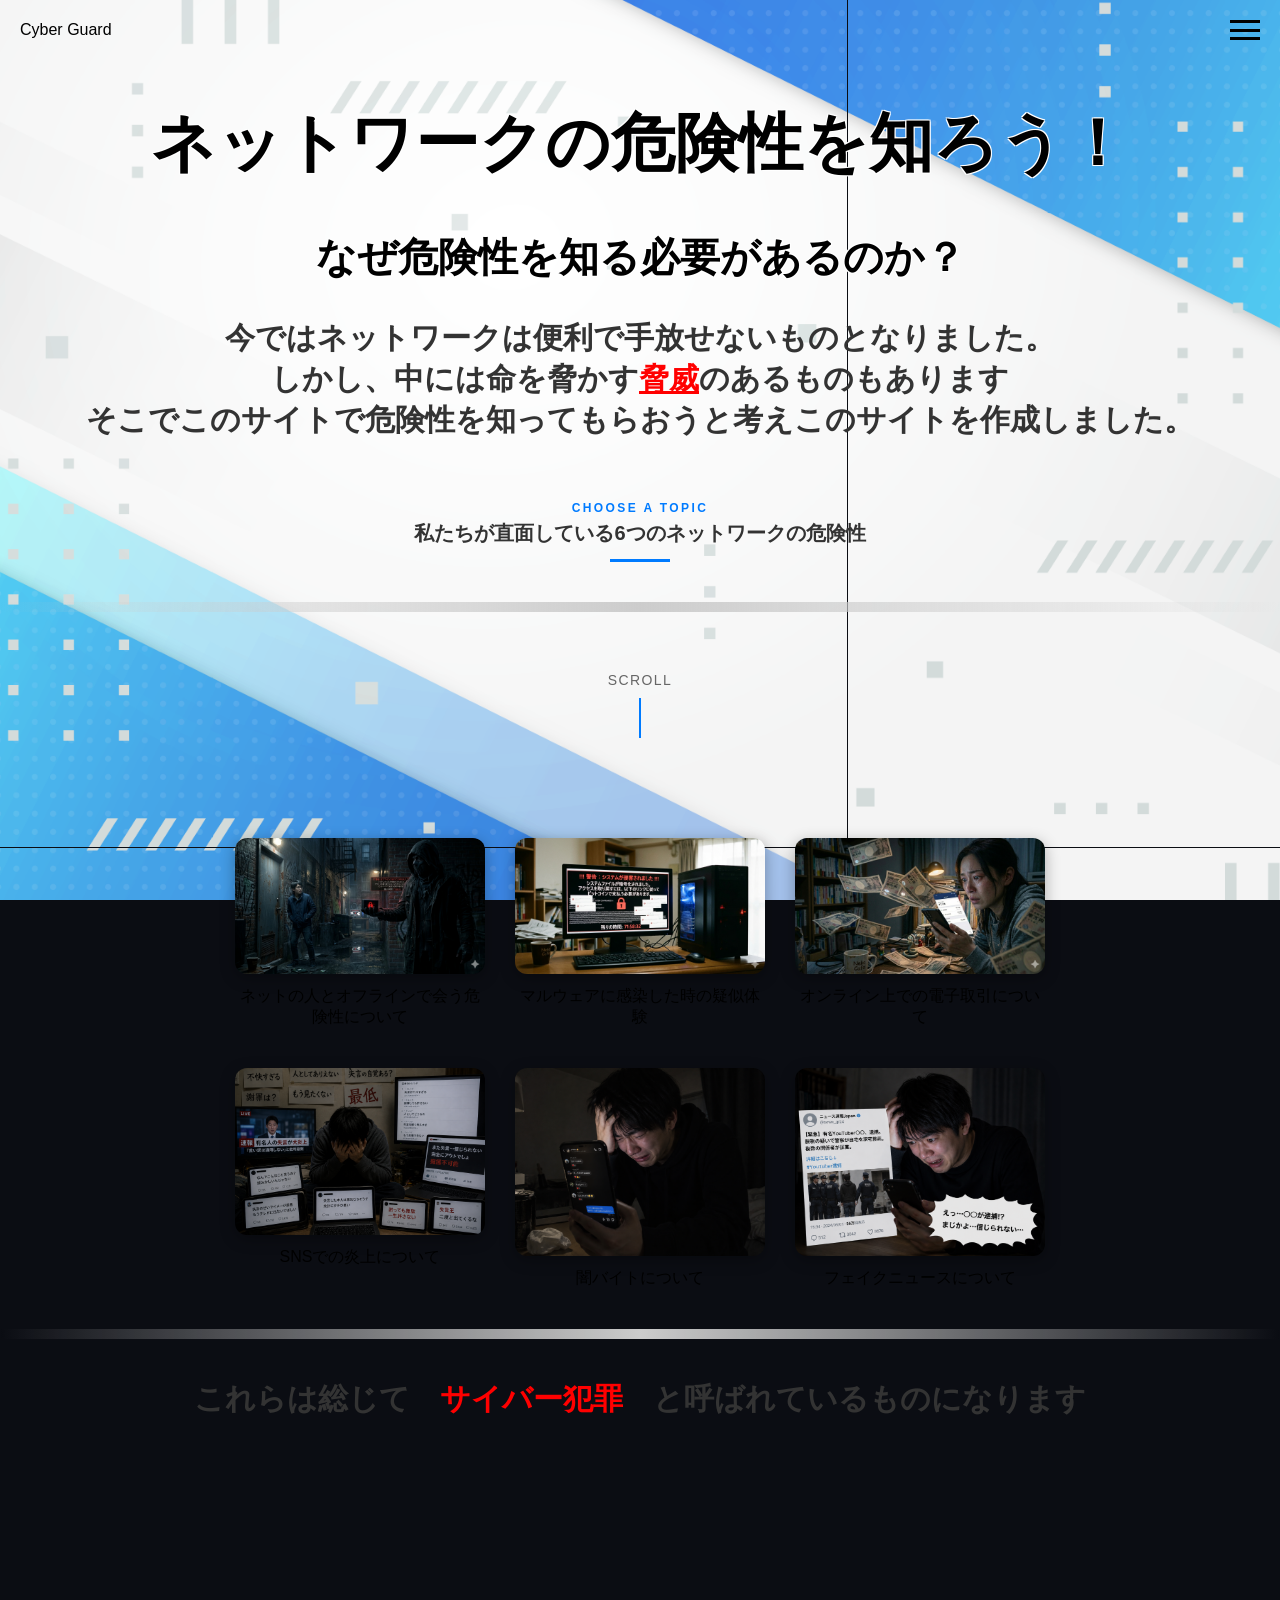
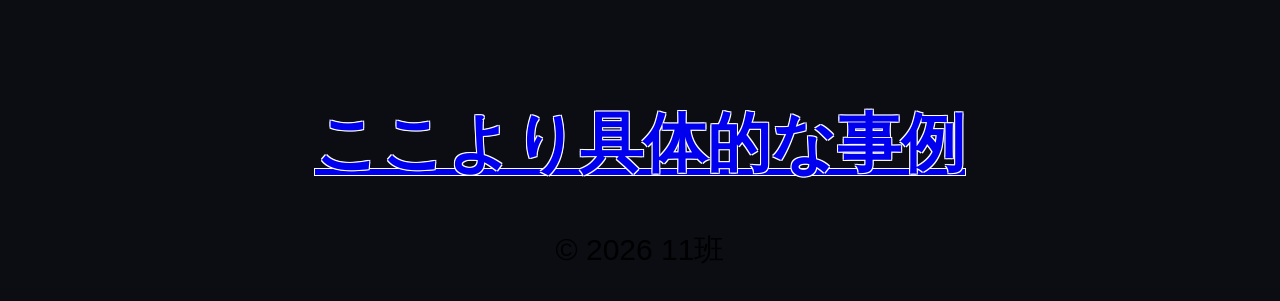
<file: index.html>
<!DOCTYPE html>
<html lang="ja">
<head>
    <meta charset="UTF-8">
    <title>ネットワークの危険性を知ろう！｜11班</title>
    <link rel="stylesheet" href="./CSS/style.css">
</head>
<body>
    
    <div class="content-wrapper">
        <header>
            <div class="logo">Cyber Guard</div>
            <div class="hamburger" id="hamburger">
                <span></span>
                <span></span>
                <span></span>
            </div>
            <nav class="nav-menu" id="nav-menu">
                <ul>
                    <li><a href="#">ホーム</a></li>
                    <li><a href="#">危険性を知ろう</a></li>
                    <li><a href="#">対策</a></li>
                </ul>
            </nav>
        </header>

        <h1>ネットワークの危険性を知ろう！</h1>
        <h2>なぜ危険性を知る必要があるのか？</h2>
        <h3>今ではネットワークは便利で手放せないものとなりました。<br>
           しかし、中には命を脅かす<span style="color:red;text-decoration: underline;">脅威</span>のあるものもあります<br>
           そこでこのサイトで危険性を知ってもらおうと考えこのサイトを作成しました。</h3>

        <div class="section-title-area">
            <p class="en-title">CHOOSE A TOPIC</p>
            <h4 class="ja-title">私たちが直面している6つのネットワークの危険性</h4>
        </div>

        <hr class="gradation-line" id="bg-trigger">

        <div class="scroll-down">
            <span>SCROLL</span>
            <div class="arrow"></div>
        </div>
        
        <ul class="link-list fade-in">
            <li>
                <a href="online-safety-shumilatoe.html" target="_blank" rel="noopener noreferrer">
                    <img src="./image/onlinemeet.png" alt="ネットの人とオフラインで会う危険性">
                    <span>ネットの人とオフラインで会う危険性について</span>
                </a>
            </li>
            <li>
                <a href="mail.html" target="_blank" rel="noopener noreferrer">
                    <img src="./image/malwarePC.png" alt="マルウェアに感染したときの疑似体験">
                    <span>マルウェアに感染した時の疑似体験</span>
                </a>
            </li>
            <li>
                <a href="snstransaction.html" target="_blank" rel="noopener noreferrer">
                    <img src="./image/transaction.png" alt="オンライン上での電子取引について">
                    <span>オンライン上での電子取引について</span>
                </a>
            </li>  
        </ul>
        
        <ul class="link-list fade-in">
            <li>
                <a href="enjyou.html" target="_blank" rel="noopener noreferrer">
                    <img src="./image/backlash.png" alt="SNSでの炎上について">
                    <span>SNSでの炎上について</span>
                </a>
            </li>
            <li>
                <a href="yamibaito.html" target="_blank" rel="noopener noreferrer">
                    <img src="./image/ijime.png" alt="ネット上でのいじめについて">
                    <span>闇バイトについて</span>
                </a>
            </li>
            <li>
                <a href="fakenews.html" target="_blank" rel="noopener noreferrer">
                    <img src="./image/fakenews.png" alt="フェイクニュースについて">
                    <span>フェイクニュースについて</span>
                </a>
            </li>
        </ul>

        <hr class="gradation-line" id="bg-trigger-2">

        <h3 class="link-list fade-in_text">
            これらは総じて<span style="color: red;">サイバー犯罪</span>と呼ばれているものになります
        </h3>

        <div style="height: 200px;"></div>
        <h1><a href="Cyber.html">ここより具体的な事例</a></h1>
        
        <footer>
            <p style="text-align: center;">&copy; 2026 11班</p>
        </footer>
    </div>

    <script>
        const hamburger = document.getElementById('hamburger');
        const navMenu = document.getElementById('nav-menu');
        hamburger.addEventListener('click', () => {
            hamburger.classList.toggle('active');
            navMenu.classList.toggle('active');
        });

        const fadeElements = document.querySelectorAll('.fade-in, .fade-in_text');
        const observer = new IntersectionObserver((entries) => {
            entries.forEach(entry => {
                if (entry.isIntersecting) {
                    entry.target.classList.add('is-active');
                    observer.unobserve(entry.target);
                }
            });
        }, { threshold: 0.2 });
        fadeElements.forEach(el => observer.observe(el));

        const bgTrigger1 = document.getElementById('bg-trigger');
        const bgTrigger2 = document.getElementById('bg-trigger-2');
        
        const bgObserver = new IntersectionObserver((entries) => {
            entries.forEach(entry => {
                const id = entry.target.id;
                const isPastTrigger = !entry.isIntersecting && entry.boundingClientRect.top < entry.rootBounds.top;

                if (id === 'bg-trigger') {
                    if (isPastTrigger) {
                        document.body.classList.add('bg-changed');
                    } else {
                        document.body.classList.remove('bg-changed');
                    }
                } 
                else if (id === 'bg-trigger-2') {
                    if (isPastTrigger) {
                        document.body.classList.add('bg-changed-2');
                    } else {
                        document.body.classList.remove('bg-changed-2');
                    }
                }
            });
        }, {
            rootMargin: "-50% 0px 0px 0px"
        });

        if (bgTrigger1) bgObserver.observe(bgTrigger1);
        if (bgTrigger2) bgObserver.observe(bgTrigger2);
    </script>
</body>
</html>
</file>
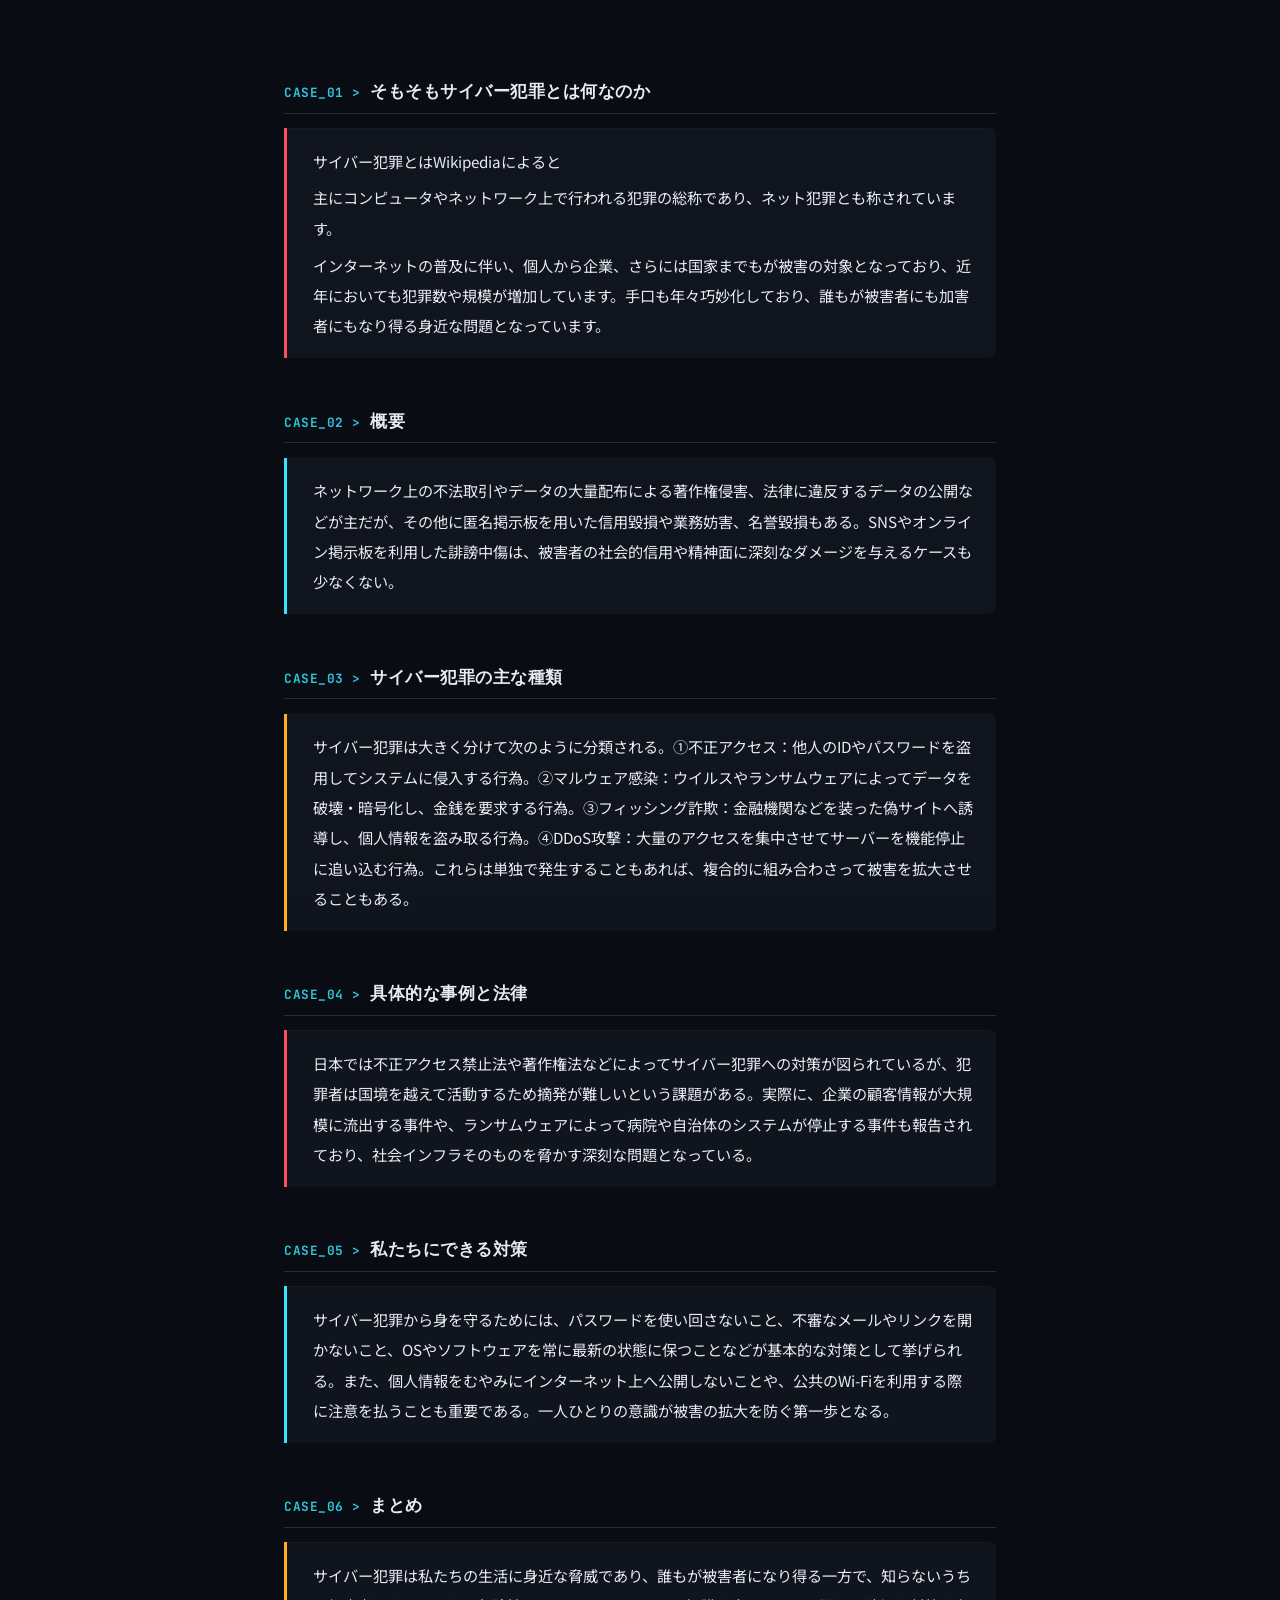
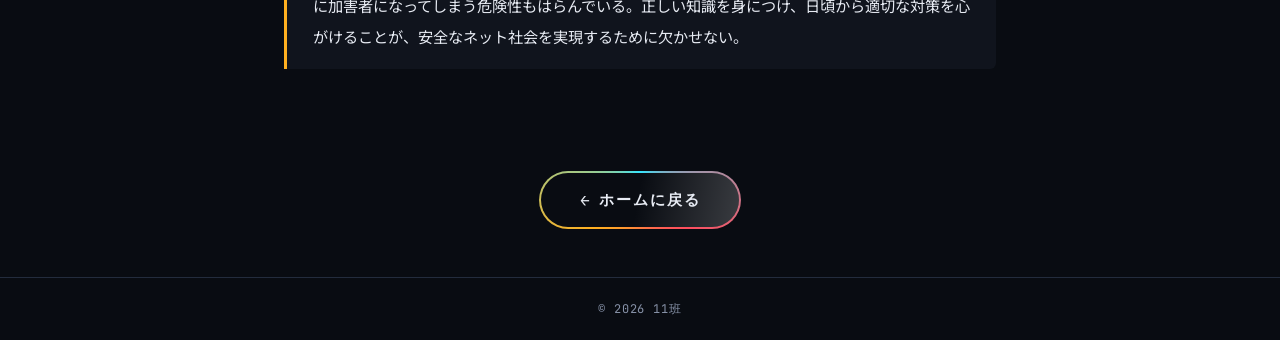
<file: Cyber.html>
<!DOCTYPE html>
<html lang="ja">
<head>
  <meta charset="UTF-8">
  <meta name="viewport" content="width=device-width, initial-scale=1.0">
  <title>サイバー犯罪について</title>
  <link rel="stylesheet" href="CSS/Cyber.css">
</head>
<body>

  <div id="opening-screen">
    <div class="opening-content">
      <h1>サイバー犯罪について</h1>
    </div>
  </div>

  <main>
    <h2>そもそもサイバー犯罪とは何なのか</h2>
    <p>サイバー犯罪とはWikipediaによると<br>
        主にコンピュータやネットワーク上で行われる犯罪の総称であり、ネット犯罪とも称されています。<br>
        インターネットの普及に伴い、個人から企業、さらには国家までもが被害の対象となっており、近年においても犯罪数や規模が増加しています。手口も年々巧妙化しており、誰もが被害者にも加害者にもなり得る身近な問題となっています。</p>

    <h2>概要</h2>
    <p>ネットワーク上の不法取引やデータの大量配布による著作権侵害、法律に違反するデータの公開などが主だが、その他に匿名掲示板を用いた信用毀損や業務妨害、名誉毀損もある。SNSやオンライン掲示板を利用した誹謗中傷は、被害者の社会的信用や精神面に深刻なダメージを与えるケースも少なくない。</p>

    <h2>サイバー犯罪の主な種類</h2>
    <p>サイバー犯罪は大きく分けて次のように分類される。①不正アクセス：他人のIDやパスワードを盗用してシステムに侵入する行為。②マルウェア感染：ウイルスやランサムウェアによってデータを破壊・暗号化し、金銭を要求する行為。③フィッシング詐欺：金融機関などを装った偽サイトへ誘導し、個人情報を盗み取る行為。④DDoS攻撃：大量のアクセスを集中させてサーバーを機能停止に追い込む行為。これらは単独で発生することもあれば、複合的に組み合わさって被害を拡大させることもある。</p>

    <h2>具体的な事例と法律</h2>
    <p>日本では不正アクセス禁止法や著作権法などによってサイバー犯罪への対策が図られているが、犯罪者は国境を越えて活動するため摘発が難しいという課題がある。実際に、企業の顧客情報が大規模に流出する事件や、ランサムウェアによって病院や自治体のシステムが停止する事件も報告されており、社会インフラそのものを脅かす深刻な問題となっている。</p>

    <h2>私たちにできる対策</h2>
    <p>サイバー犯罪から身を守るためには、パスワードを使い回さないこと、不審なメールやリンクを開かないこと、OSやソフトウェアを常に最新の状態に保つことなどが基本的な対策として挙げられる。また、個人情報をむやみにインターネット上へ公開しないことや、公共のWi-Fiを利用する際に注意を払うことも重要である。一人ひとりの意識が被害の拡大を防ぐ第一歩となる。</p>

    <h2>まとめ</h2>
    <p>サイバー犯罪は私たちの生活に身近な脅威であり、誰もが被害者になり得る一方で、知らないうちに加害者になってしまう危険性もはらんでいる。正しい知識を身につけ、日頃から適切な対策を心がけることが、安全なネット社会を実現するために欠かせない。</p>
  </main>

  <div class="back-home">
    <a href="index.html">ホームに戻る</a>
  </div>

  <footer>
      <p>&copy; 2026 11班</p>
  </footer>

  <script>
    window.addEventListener('load', () => {
      const openingScreen = document.getElementById('opening-screen');
      const displayTime = 1500; // 1.5秒表示

      if (sessionStorage.getItem('visited')) {
        openingScreen.style.display = 'none';
      } else {
        setTimeout(() => {
          openingScreen.classList.add('is-hidden');
          sessionStorage.setItem('visited', 'true');
        }, displayTime);
      }
    });
  </script>

</body>
</html>
</file>
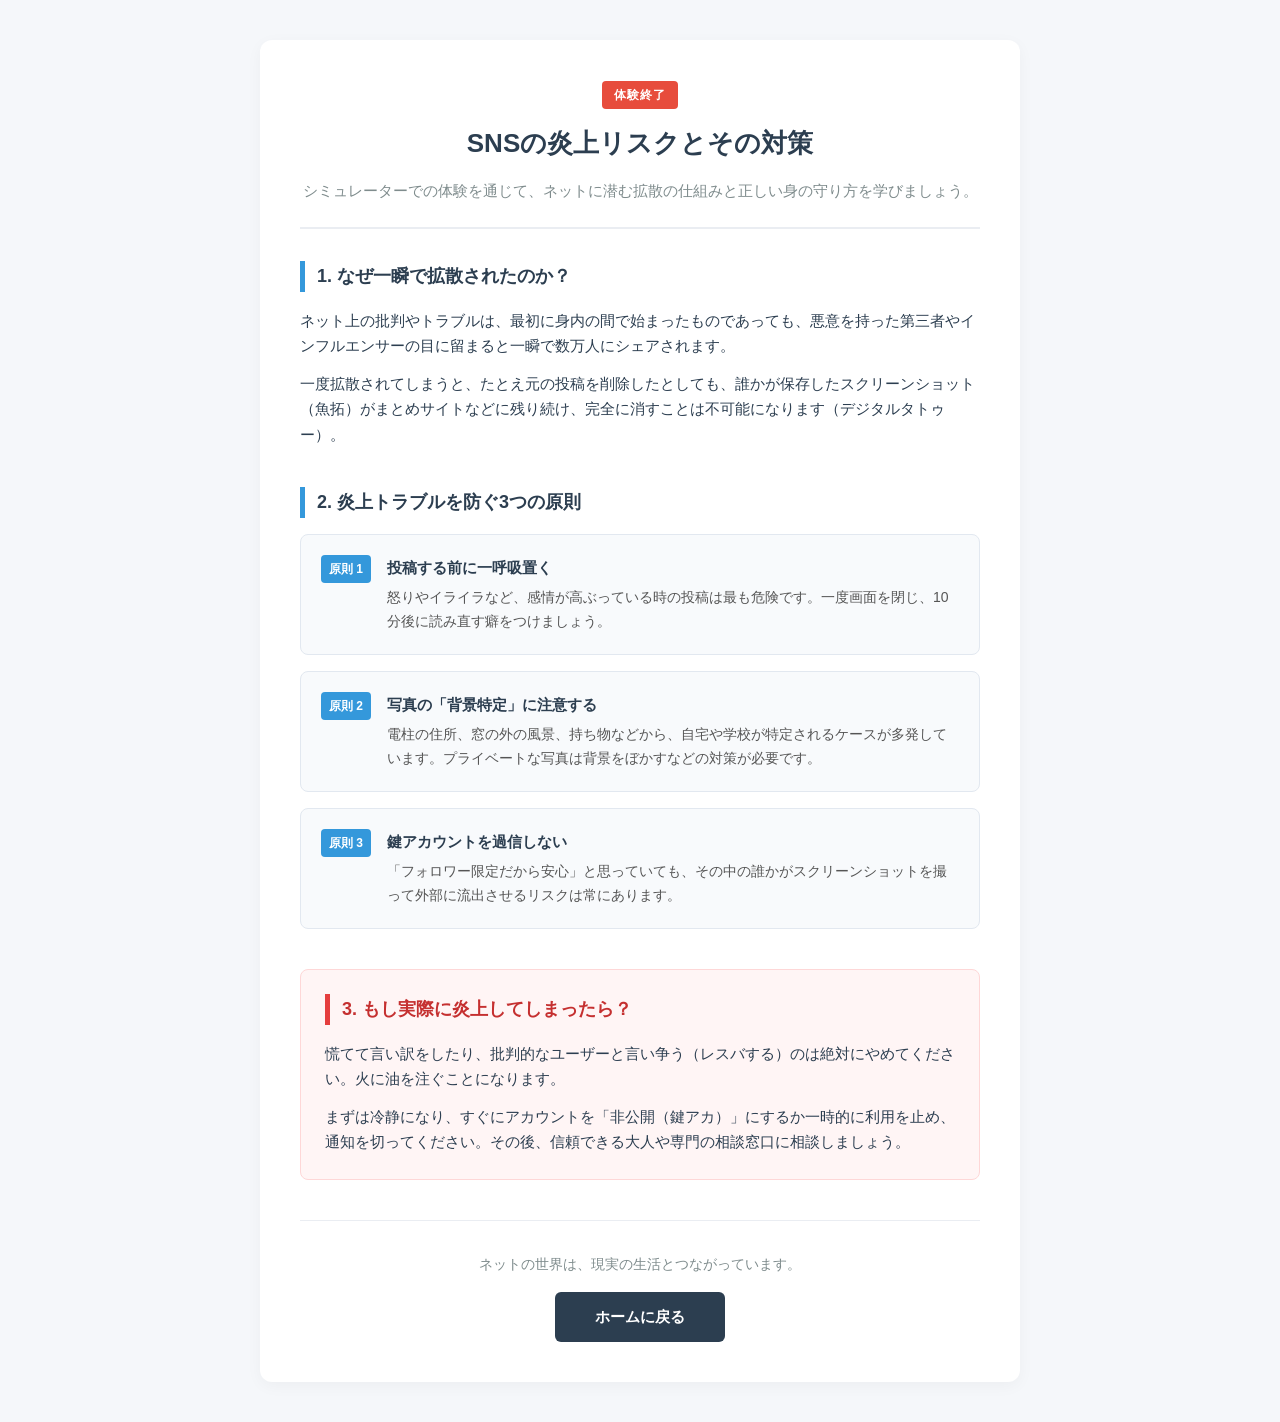
<file: enjyoukaisetu.html>
<!DOCTYPE html>
<html lang="ja">
<head>
    <meta charset="UTF-8">
    <meta name="viewport" content="width=device-width, initial-scale=1.0">
    <title>ネットモラル解説と対策講座</title>
    <link rel="stylesheet" href="./CSS/enjyoukaisetu.css">
</head>
<body>

    <div class="container">
        
        <!-- 上部のヘッダー -->
        <div class="page-header">
            <span class="alert-badge">体験終了</span>
            <h1>SNSの炎上リスクとその対策</h1>
            <p>シミュレーターでの体験を通じて、ネットに潜む拡散の仕組みと正しい身の守り方を学びましょう。</p>
        </div>

        <!-- 1. なぜ炎上したのか？（仕組み） -->
        <div class="content-box">
            <h2>1. なぜ一瞬で拡散されたのか？</h2>
            <p>ネット上の批判やトラブルは、最初に身内の間で始まったものであっても、悪意を持った第三者やインフルエンサーの目に留まると一瞬で数万人にシェアされます。</p>
            <p>一度拡散されてしまうと、たとえ元の投稿を削除したとしても、誰かが保存したスクリーンショット（魚拓）がまとめサイトなどに残り続け、完全に消すことは不可能になります（デジタルタトゥー）。</p>
        </div>

        <!-- 2. 防ぐためのルール（対策） -->
        <div class="content-box">
            <h2>2. 炎上トラブルを防ぐ3つの原則</h2>
            
            <div class="rule-item">
                <span class="rule-number">原則 1</span>
                <div class="rule-text">
                    <h3>投稿する前に一呼吸置く</h3>
                    <p>怒りやイライラなど、感情が高ぶっている時の投稿は最も危険です。一度画面を閉じ、10分後に読み直す癖をつけましょう。</p>
                </div>
            </div>

            <div class="rule-item">
                <span class="rule-number">原則 2</span>
                <div class="rule-text">
                    <h3>写真の「背景特定」に注意する</h3>
                    <p>電柱の住所、窓の外の風景、持ち物などから、自宅や学校が特定されるケースが多発しています。プライベートな写真は背景をぼかすなどの対策が必要です。</p>
                </div>
            </div>

            <div class="rule-item">
                <span class="rule-number">原則 3</span>
                <div class="rule-text">
                    <h3>鍵アカウントを過信しない</h3>
                    <p>「フォロワー限定だから安心」と思っていても、その中の誰かがスクリーンショットを撮って外部に流出させるリスクは常にあります。</p>
                </div>
            </div>
        </div>

        <!-- 3. もし炎上したら（対処） -->
        <div class="content-box warning-box">
            <h2>3. もし実際に炎上してしまったら？</h2>
            <p>慌てて言い訳をしたり、批判的なユーザーと言い争う（レスバする）のは絶対にやめてください。火に油を注ぐことになります。</p>
            <p>まずは冷静になり、すぐにアカウントを「非公開（鍵アカ）」にするか一時的に利用を止め、通知を切ってください。その後、信頼できる大人や専門の相談窓口に相談しましょう。</p>
        </div>

        <!-- 下部のボタンエリア -->
        <div class="page-footer">
            <p>ネットの世界は、現実の生活とつながっています。</p>
            <a href="./index.html" class="btn-retry">ホームに戻る</a>
        </div>

    </div>

</body>
</html>
</file>
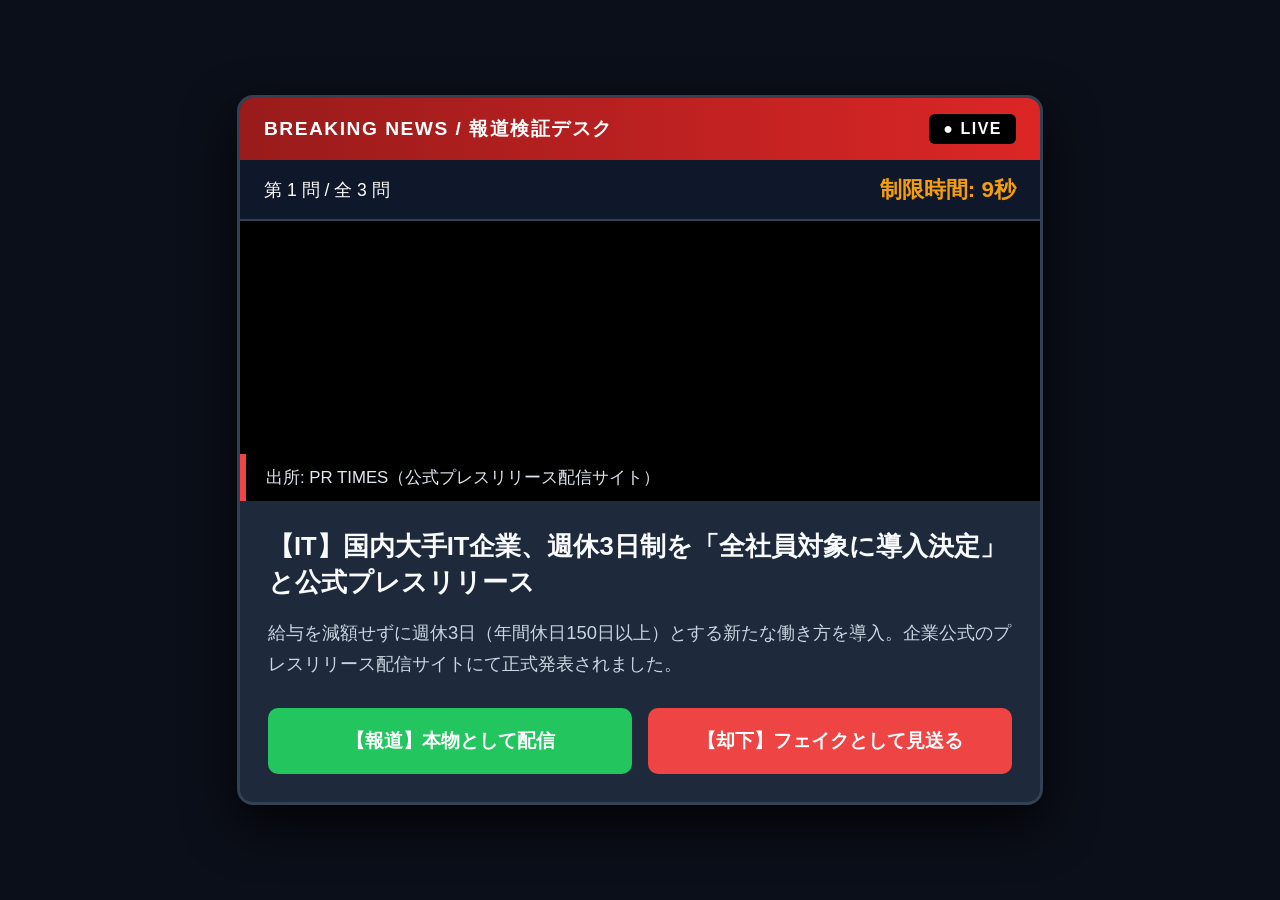
<file: fakenews.html>
<!DOCTYPE html>
<html lang="ja">
<head>
  <meta charset="UTF-8">
  <meta name="viewport" content="width=device-width, initial-scale=1.0">
  <title>緊急報道デスク - 記事ファクトチェック</title>
  <link rel="stylesheet" href="./CSS/fakenews.css">
</head>
<body id="body">

<div class="news-container">
  <div class="news-header">
    <span>BREAKING NEWS / 報道検証デスク</span>
    <span class="badge">● LIVE</span>
  </div>

  <div class="status-bar" id="status-bar">
    <span id="question-number">第 1 問 / 全 3 問</span>
    <span class="timer-display">制限時間: <span id="timer">10</span>秒</span>
  </div>

  <div id="quiz-area">
    <div class="news-media" id="news-media">
      <div class="news-media-overlay" id="media-source">出所: 海外SNS投稿（未検証）</div>
    </div>

    <div class="news-content">
      <h2 class="news-title" id="news-title">読み込み中...</h2>
      <p class="news-body" id="news-body"></p>
    </div>

    <div class="action-buttons" id="button-group">
      <button class="btn btn-real" onclick="checkAnswer(true)">【報道】本物として配信</button>
      <button class="btn btn-fake" onclick="checkAnswer(false)">【却下】フェイクとして見送る</button>
    </div>
  </div>

  <div class="result-box" id="result-box">
    <div class="result-title" id="result-title"></div>
    <div class="result-explain" id="result-explain"></div>
    <button class="btn btn-next" onclick="nextQuestion()">次の速報へ進む ➔</button>
  </div>

  <div class="final-screen" id="final-screen">
    <h2>検証シミュレーション終了</h2>
    <p>あなたの判定精度結果</p>
    <div class="final-score" id="final-score">0 / 3</div>
    <p id="final-comment" style="line-height: 1.6; color: #94a3b8;"></p>
    <button class="btn btn-next" id="final-action-btn" onclick="handleFinalButtonClick()">もう一度リトライする</button>
  </div>
</div>

<script>
  // 問題データプール（全10問）
  const questionPool = [
    {
      title: "【超速報】大谷翔平選手、電撃の「現役引退＆サッカー転向」を公式発表か！？公式AI動画が拡散",
      body: "本日未明、大谷選手が会見で「野球を極めたので次はサッカーで世界を目指す」と語る高画質な動画が拡散。口の動きや声も本人そっくりで、SNSは大騒ぎになっています。",
      source: "出所: X（旧Twitter）上で10万リツイート超",
      bgImage: "https://images.unsplash.com/photo-1508344928928-7165b67de128?w=600",
      isReal: false,
      explain: "<b>【判定：フェイク】</b><br>これはAI（ディープフェイク）で生成された偽動画です。大谷選手級の超ビッグニュースの場合、SNS動画だけでなく球団公式サイトや大手報道機関（NHKや主要紙）が同時に報じているかを必ず確認しましょう。"
    },
    {
      title: "【気象庁発表】大型台風接近に伴い、首都圏の全鉄道が「明日始発から完全終日運休」とSNSで話題",
      body: "明日猛烈な台風が直撃する予報に伴い、運行会社のロゴが入った「全線運休のお知らせ」画像が拡散。不安に思ったユーザーが一斉にリポストしています。",
      source: "出所: ニュースまとめアカウントの投稿",
      bgImage: "https://images.unsplash.com/photo-1516834474-48c0abc2a902?w=600",
      isReal: false,
      explain: "<b>【判定：フェイク】</b><br>過去の台風時の画像が再利用された「デマ情報」でした。交通インフラの運休情報は、まとめアカウントではなく必ず<b>「各鉄道会社の公式Webサイト・公式X」</b>を直接確認してください。"
    },
    {
      title: "【科学】月面で「未知の巨大建造物」を発見？NASAが写真を一般公開",
      body: "NASAの月周回衛星が撮影した高解像度画像に、人工物のような鋭角な構造物が写っていると話題に。世界中の天文ファンが解析を開始しています。",
      source: "出所: NASA（アメリカ航空宇宙局）公式データベース",
      bgImage: "https://images.unsplash.com/photo-1614728894747-a83421e2b9c9?w=600",
      isReal: true,
      explain: "<b>【判定：本物（実在のニュース）】</b><br>これは公式データベースで公開された実際の写真です（後に岩石と影の錯覚と判明）。「怪しい」と思っても、出所がNASAなど信頼できる一次機関であればニュース価値があると判定できます。"
    },
    {
      title: "【緊急速報】有名通信キャリアで大規模障害「今日から1週間データ通信が完全停止」と文書画像が流出",
      body: "「社内リーク」と称された文書のキャプチャ画像が投稿され拡散。復旧には1週間以上かかる見込みと記載されていますが、公式サイトに障害報告はありません。",
      source: "出所: 匿名掲示板およびSNS",
      bgImage: "https://images.unsplash.com/photo-1563986768609-322da13575f3?w=600",
      isReal: false,
      explain: "<b>【判定：フェイク】</b><br>社内文書を模した偽画像です。「完全停止」といった極端な内容や不安を煽る文章は拡散されやすいですが、一次情報（通信会社の公式障害情報ページ）に出ていない場合は偽情報と判断できます。"
    },
    {
      title: "【IT】国内大手IT企業、週休3日制を「全社員対象に導入決定」と公式プレスリリース",
      body: "給与を減額せずに週休3日（年間休日150日以上）とする新たな働き方を導入。企業公式のプレスリリース配信サイトにて正式発表されました。",
      source: "出所: PR TIMES（公式プレスリリース配信サイト）",
      bgImage: "https://images.unsplash.com/photo-1497215728101-856f4ea42174?w=600",
      isReal: true,
      explain: "<b>【判定：本物（実在のニュース）】</b><br>公式のプレスリリース配信サービスから発表された正式なニュースです。「うますぎる話」に見えても、公式な発表ルートで確認が取れれば正しい情報です。"
    },
    {
      title: "【グルメデマ】人気ドーナツチェーンで「店頭で特定合言葉を言うと無料」TikTok動画が300万再生",
      body: "TikTokで「裏技！レジで『〇〇』と言うと好きなドーナツがタダになる」という動画が大バズり。実際に店舗に押し寄せる若者が相次ぎ、現場が大混乱しています。",
      source: "出所: 料理系インフルエンサーのTikTok動画",
      bgImage: "https://images.unsplash.com/photo-1551024709-8f23befc6f87?w=600",
      isReal: false,
      explain: "<b>【判定：フェイク】</b><br>再生数（インプレッション）稼ぎ目的で作られた完全な嘘動画です。SNS動画の「裏技」「お得情報」は、店舗やブランドの公式発表でない限り信じてはいけません。"
    },
    {
      title: "【災害デマ】「地震で動物園からライオンが脱走した」街中を歩くライオンの画像が拡散",
      body: "大きな地震の直後、路上を徘徊するライオンの写真とともに「近所の動物園から逃げ出した模様。外出危険！」という投稿が拡散されパニックに。",
      source: "出所: 個人SNSアカウントの投稿",
      bgImage: "https://images.unsplash.com/photo-1534188753412-3e26d0d618d6?w=600",
      isReal: false,
      explain: "<b>【判定：フェイク】</b><br>海外で撮影された昔の写真やAI画像を悪用した悪質な「災害デマ」です。災害時は善意や驚きから未確認情報を拡散しがちですが、警察や自治体・公式報道の発表を待つのが鉄則です。"
    },
    {
      title: "【社会】大手コーヒーチェーン、すべてのプラスチック容器・ストローを「完全廃止」と公式発表",
      body: "環境保護の取り組みとして、テイクアウト用カップやフタも含めたすべてのプラスチック製品を紙およびバイオマス素材へ移行することを企業が公式発表しました。",
      source: "出所: 大手新聞社の公式Webニュース",
      bgImage: "https://images.unsplash.com/photo-1514432324607-a09d9b4aefdd?w=600",
      isReal: true,
      explain: "<b>【判定：本物（実在のニュース）】</b><br>大手新聞社などの報道機関が裏取りを行って配信している一次報道です。公式な報道機関が扱っている情報は信用度が高くなります。"
    },
    {
      title: "【注意】「マイナポイントの追加付与開始」メールが届き、専用URLへ誘導する事例が急増",
      body: "「国からの重要なお知らせ：マイナポイント第3弾として15,000円分を給付します」という本文と、申請用リンクが記載されたSMSやメールが届く報告が相次いでいます。",
      source: "出所: スマートフォンのショートメッセージ（SMS）",
      bgImage: "https://images.unsplash.com/photo-1563986768494-4dee2763ff3f?w=600",
      isReal: false,
      explain: "<b>【判定：フェイク（フィッシング詐欺）】</b><br>政府機関や自治体がSMSで申請用URLを直接送りつけることはありません。お金やポイント還元を口実にした偽サイト（フィッシング）ですので、絶対にリンクを開いてはいけません。"
    },
    {
      title: "【テクノロジー】「本物の肉」を使わず細胞培養で作った「人工鶏肉」がレストランで提供承認",
      body: "海外の食品安全当局が、動物を屠殺せずに細胞から育てる「培養肉」の販売を正式許可。限定レストランで実際にメニューとして提供が開始されたと報じられました。",
      source: "出所: 海外大手通信社（AP通信・ロイター）の報道",
      bgImage: "https://images.unsplash.com/photo-1544025162-d76694265947?w=600",
      isReal: true,
      explain: "<b>【判定：本物（実在のニュース）】</b><br>一見SFのように思える驚くべき技術ニュースですが、各国の食品安全当局の認可を受けた実際の事実です。「ありえない」と直感で捨てずに、海外の信頼できる通信社（ロイターやAP等）の情報か確認することが重要です。"
    }
  ];

  let questions = [];
  let currentIdx = 0;
  let score = 0;
  let timeLeft = 10;
  let timerId = null;

  // ゲームのプレイ回数をカウント（初期値：0）
  let playCount = 0;

  function shuffleArray(array) {
    const clone = [...array];
    for (let i = clone.length - 1; i > 0; i--) {
      const j = Math.floor(Math.random() * (i + 1));
      [clone[i], clone[j]] = [clone[j], clone[i]];
    }
    return clone;
  }

  function initGame() {
    // ゲーム開始ごとにカウントを+1する
    playCount++;

    const shuffled = shuffleArray(questionPool);
    questions = shuffled.slice(0, 3);
    
    currentIdx = 0;
    score = 0;
    
    document.getElementById('quiz-area').style.display = 'block';
    document.getElementById('result-box').style.display = 'none';
    document.getElementById('final-screen').style.display = 'none';
    document.getElementById('status-bar').style.display = 'flex';

    loadQuestion();
  }

  const audioCtx = new (window.AudioContext || window.webkitAudioContext)();
  function playSound(freq, type = 'sine', duration = 0.1) {
    try {
      const osc = audioCtx.createOscillator();
      const gain = audioCtx.createGain();
      osc.type = type;
      osc.frequency.value = freq;
      osc.connect(gain);
      gain.connect(audioCtx.destination);
      osc.start();
      gain.gain.exponentialRampToValueAtTime(0.00001, audioCtx.currentTime + duration);
      osc.stop(audioCtx.currentTime + duration);
    } catch(e) {}
  }

  function loadQuestion() {
    document.getElementById('body').classList.add('emergency-flash');
    document.getElementById('quiz-area').style.display = 'block';
    document.getElementById('result-box').style.display = 'none';
    
    const q = questions[currentIdx];
    document.getElementById('question-number').innerText = `第 ${currentIdx + 1} 問 / 全 ${questions.length} 問`;
    document.getElementById('news-title').innerText = q.title;
    document.getElementById('news-body').innerText = q.body;
    document.getElementById('media-source').innerText = q.source;
    document.getElementById('news-media').style.backgroundImage = `url('${q.bgImage}')`;

    playSound(880, 'square', 0.15);
    setTimeout(() => playSound(880, 'square', 0.15), 200);

    timeLeft = 10;
    document.getElementById('timer').innerText = timeLeft;
    clearInterval(timerId);
    timerId = setInterval(() => {
      timeLeft--;
      document.getElementById('timer').innerText = timeLeft;
      if (timeLeft <= 3) {
        playSound(440, 'sine', 0.05);
      }
      if (timeLeft <= 0) {
        clearInterval(timerId);
        checkAnswer(null);
      }
    }, 1000);
  }

  function checkAnswer(userChoice) {
    clearInterval(timerId);
    document.getElementById('body').classList.remove('emergency-flash');
    document.getElementById('quiz-area').style.display = 'none';
    
    const resultBox = document.getElementById('result-box');
    const resultTitle = document.getElementById('result-title');
    const resultExplain = document.getElementById('result-explain');
    
    resultBox.style.display = 'block';
    const q = questions[currentIdx];

    if (userChoice === null) {
      playSound(150, 'sawtooth', 0.4);
      resultTitle.innerText = "⏰ タイムアップ！判断遅れ";
      resultTitle.style.color = "var(--warning-yellow)";
      resultExplain.innerHTML = `速報の波に飲まれてしまいました。<br>${q.explain}`;
    } else if (userChoice === q.isReal) {
      playSound(523.25, 'sine', 0.3);
      score++;
      resultTitle.innerText = "⭕️ 見事！正しいファクトチェックです";
      resultTitle.style.color = "var(--accent-green)";
      resultExplain.innerHTML = q.explain;
    } else {
      playSound(150, 'sawtooth', 0.4);
      resultTitle.innerText = "❌ 誤報！デマを拡散してしまいました";
      resultTitle.style.color = "var(--accent-red)";
      resultExplain.innerHTML = q.explain;
    }
  }

  function nextQuestion() {
    currentIdx++;
    if (currentIdx < questions.length) {
      loadQuestion();
    } else {
      showFinalScreen();
    }
  }

  // 結果画面のボタンが押された時の処理
  function handleFinalButtonClick() {
    if (playCount >= 2) {
      // 2回目が終了している状態なら外部サイトを開く
      window.open('https://www.soumu.go.jp/main_sosiki/cybersecurity/fake_news/', '_blank');
    } else {
      // 1回目の終了ならそのまま2回目のゲームを開始
      initGame();
    }
  }

  function showFinalScreen() {
    document.getElementById('quiz-area').style.display = 'none';
    document.getElementById('result-box').style.display = 'none';
    document.getElementById('status-bar').style.display = 'none';
    
    const finalScreen = document.getElementById('final-screen');
    finalScreen.style.display = 'block';
    
    document.getElementById('final-score').innerText = `${score} / ${questions.length}`;
    
    const comment = document.getElementById('final-comment');
    if (score === 3) {
      comment.innerHTML = "<b>完璧なジャーナリスト級のリテラシーです！</b><br>あなたはAI動画やSNSの拡散力に惑わされず、一次情報を冷静に見極める力を持っています。";
    } else if (score >= 1) {
      comment.innerHTML = "<b>あと一歩！</b><br>現代のフェイクニュースはAI技術などで精巧になっています。「有名人の発言」「緊急ニュース」ほど一歩立ち止まる習慣をつけましょう。";
    } else {
      comment.innerHTML = "<b>危険度「高」です！</b><br>焦りや驚きから、うっかりフェイクニュースを加害者として拡散してしまうリスクがあります。情報の出所（一次情報）を確認する癖をつけましょう！";
    }

    // ボタンの文字と色をプレイ回数（playCount）に応じて変更
    const finalBtn = document.getElementById('final-action-btn');
    if (playCount >= 2) {
      finalBtn.innerText = "フェイクニュースを広めたことによる影響を知る 🔗";
      finalBtn.style.backgroundColor = "#dc2626"; // 赤色に変更
    } else {
      finalBtn.innerText = "もう一度リトライする";
      finalBtn.style.backgroundColor = "#3b82f6"; // 青色
    }
  }

  // 最初の1回目のゲーム開始
  window.onload = initGame;
</script>

</body>
</html>
</file>
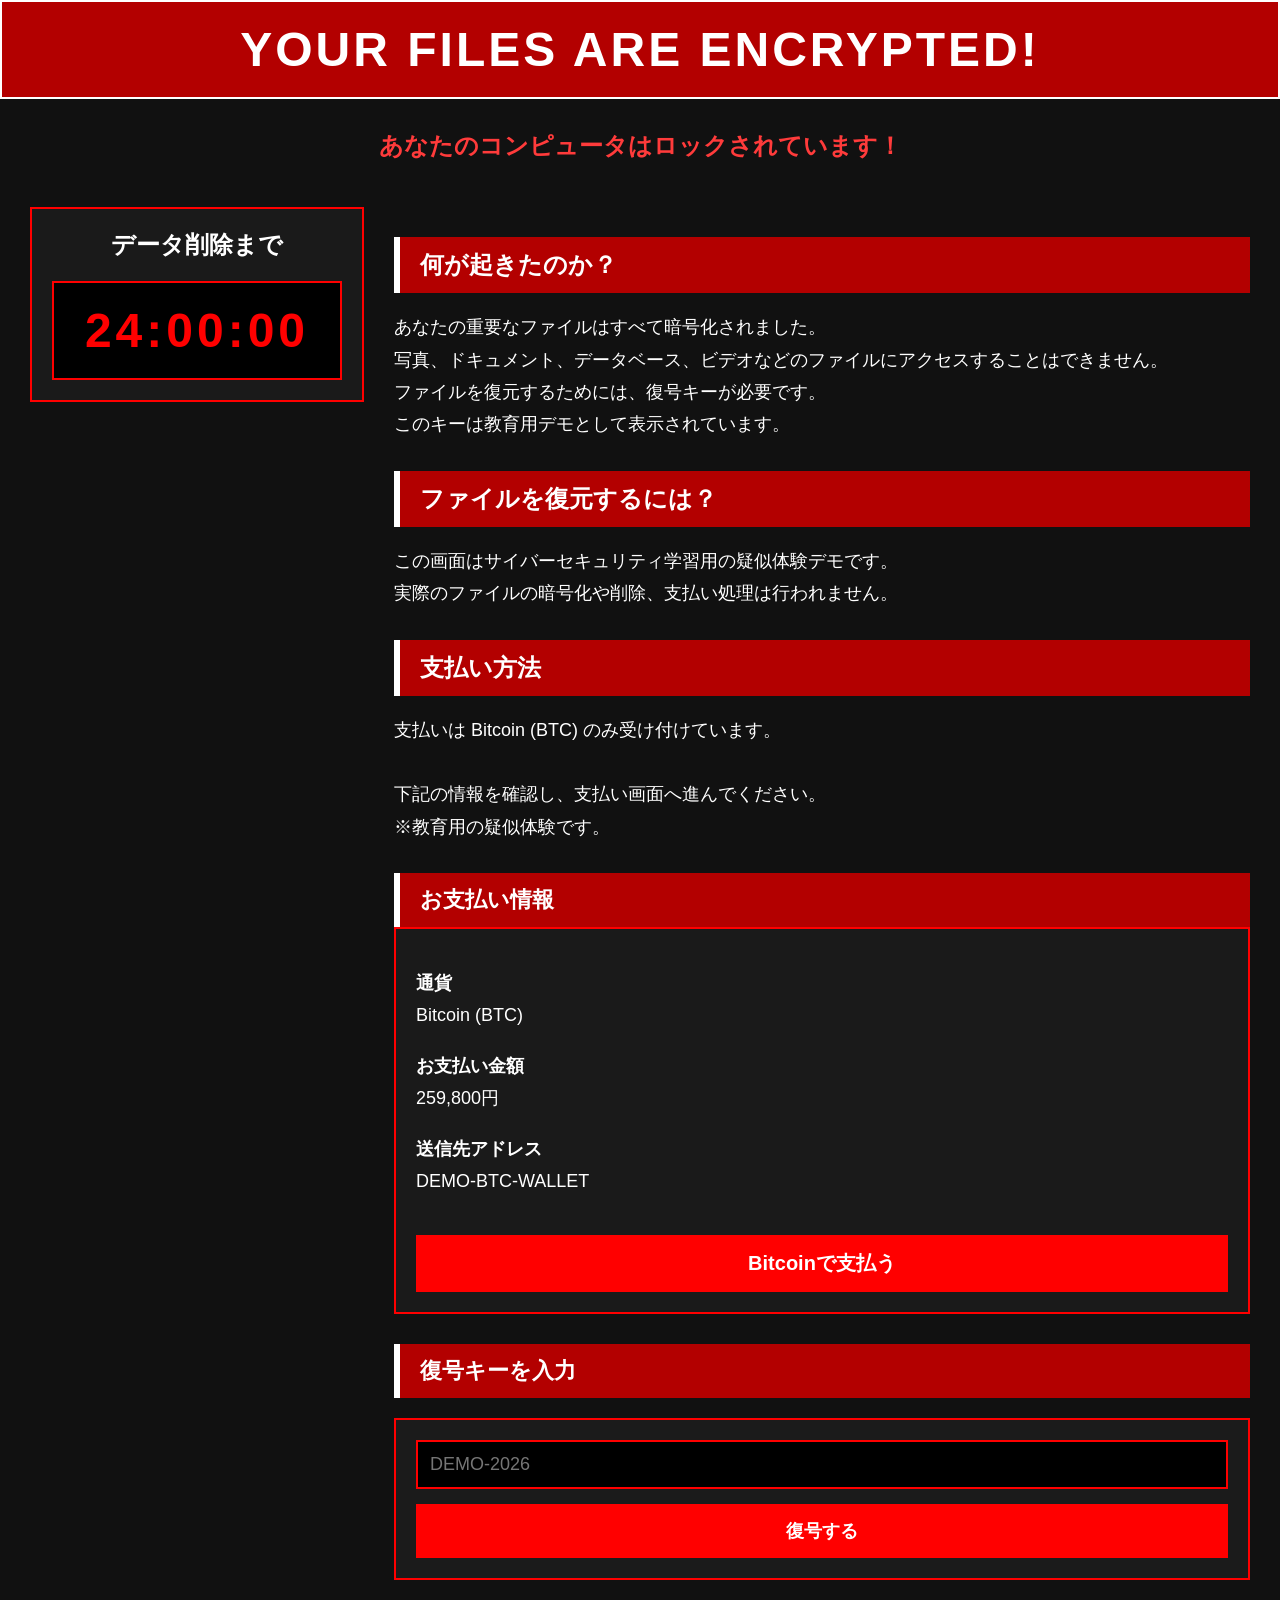
<file: keikoku.html>
<!DOCTYPE html>
<html lang="ja">

<head>
    <meta charset="UTF-8">
    <meta name="viewport" content="width=device-width, initial-scale=1.0">

    <link rel="stylesheet" href="./CSS/stylekeikoku.css">

    <title>ランサムウェア疑似体験</title>
</head>

<body>

    <!-- =========================
         警告画面
    ========================= -->

    <div id="warning-screen">

        <div class="top-title">
            Your files are encrypted!
        </div>

        <p class="sub-title">
            あなたのコンピュータはロックされています！
        </p>


        <div class="main-area">

            <!-- 左：タイマー -->

            <div class="left-panel">

                <div class="time-title">
                    データ削除まで
                </div>

                <div id="timer">
                    24:00:00
                </div>

            </div>


            <!-- 右：メイン内容 -->

            <div class="right-panel">

                <div class="mid-title">
                    何が起きたのか？
                </div>

                <p>
                    あなたの重要なファイルはすべて暗号化されました。<br>
                    写真、ドキュメント、データベース、ビデオなどのファイルにアクセスすることはできません。<br>
                    ファイルを復元するためには、復号キーが必要です。<br>
                    このキーは教育用デモとして表示されています。
                </p>


                <div class="mid-title">
                    ファイルを復元するには？
                </div>

                <p>
                    この画面はサイバーセキュリティ学習用の疑似体験デモです。<br>
                    実際のファイルの暗号化や削除、支払い処理は行われません。
                </p>


                <div class="mid-title">
                    支払い方法
                </div>

                <p>
                    支払いは Bitcoin (BTC) のみ受け付けています。<br><br>
                    下記の情報を確認し、支払い画面へ進んでください。<br>
                    ※教育用の疑似体験です。
                </p>


                <!-- =========================
                     支払い情報
                ========================= -->

                <div class="payment-info">
                    お支払い情報
                </div>

                <div class="money">

                    <p>
                        <strong>通貨</strong><br>
                        Bitcoin (BTC)
                    </p>

                    <p>
                        <strong>お支払い金額</strong><br>
                        259,800円
                    </p>

                    <p>
                        <strong>送信先アドレス</strong><br>
                        DEMO-BTC-WALLET
                    </p>


                    <!-- Bitcoinボタン -->

                    <button id="pay-button">
                        Bitcoinで支払う
                    </button>


                    <!-- =========================
                         支払い前の学習解説
                    ========================= -->

                    <div id="payment-popup">

                        <div class="popup-bubble">

                            <div class="popup-title">
                                📖 ここで解説！
                            </div>

                            <p>
                                今押した「Bitcoinで支払う」という操作は、
                                <strong>ランサムウェアによる身代金要求</strong>を
                                再現したものです。
                            </p>

                            <p>
                                実際のランサムウェアでは、
                                攻撃者から「お金を支払えばファイルを復元できる」
                                と要求されることがあります。
                            </p>

                            <p>
                                しかし、
                                <strong>
                                    支払ってもファイルが復元される保証はありません。
                                </strong>
                                また、一度送金すると、
                                お金を取り戻すことも困難です。
                            </p>

                            <div class="popup-question">

                                💡 このような画面が表示されたら、
                                焦って支払わず、周囲の人や専門家に
                                相談することが大切です。

                            </div>

                            <p class="demo-note">
                                ※ここから先は、ランサムウェアの支払い画面を
                                学習用に疑似体験します。実際の送金は行われません。
                            </p>


                            <div class="popup-buttons">

                                <button id="cancel-payment">
                                    戻る
                                </button>

                                <button id="continue-payment">
                                    解説を確認して進む
                                </button>

                            </div>

                        </div>

                    </div>

                </div>


                <!-- =========================
                     復号キー
                ========================= -->

                <div class="payment-info">
                    復号キーを入力
                </div>

                <div class="key-box">

                    <input
                        type="text"
                        id="recovery-key"
                        placeholder="DEMO-2026">

                    <button id="unlock-btn">
                        復号する
                    </button>

                </div>

            </div>

        </div>

    </div>


    <!-- =========================
         支払い画面
    ========================= -->

    <div id="payment-screen">

        <div class="payment-page">

            <h1>
                Bitcoin Payment
            </h1>

            <p class="payment-warning">
                PAYMENT REQUIRED
            </p>


            <div class="payment-details">

                <p>
                    <strong>お支払い金額</strong><br>
                    259,800円
                </p>

                <p>
                    <strong>通貨</strong><br>
                    Bitcoin (BTC)
                </p>

                <p>
                    <strong>送信先アドレス</strong><br>
                    DEMO-BTC-WALLET
                </p>

            </div>


            <button id="confirm-payment">
                支払いを確認する
            </button>


            <button id="back-button">
                戻る
            </button>


            <p class="demo-note">
                ※これは教育用の疑似体験です。実際の送金は行われません。
            </p>

        </div>

    </div>


    <!-- =========================
         疑似体験終了・まとめ画面
    ========================= -->

    <div id="summary-screen">

        <div class="summary-page">

            <div class="summary-header">
                <div class="summary-icon">
                    ✓
                </div>

                <h1>
                    疑似体験終了
                </h1>

                <p>
                    ランサムウェアについて学ぼう
                </p>
            </div>


            <!-- 支払い確認 -->

            <div class="fake-payment-result">

                <div class="result-icon">
                    ✓
                </div>

                <div>
                    <strong>支払いを確認しました</strong>

                    <p>
                        これは教育用の疑似体験です。<br>
                        実際のBitcoin送金は行われていません。
                    </p>
                </div>

            </div>


            <!-- =========================
                 ランサムウェアとは
            ========================= -->

            <section class="summary-section">

                <div class="section-number">
                    01
                </div>

                <div>

                    <h2>
                        ランサムウェアとは？
                    </h2>

                    <p>
                        ランサムウェアとは、コンピュータやスマートフォンなどに保存されている
                        ファイルを暗号化して使用できない状態にし、
                        ファイルを元に戻すことと引き換えに
                        金銭を要求するマルウェアです。
                    </p>

                </div>

            </section>


            <!-- =========================
                 今回体験したこと
            ========================= -->

            <section class="summary-section">

                <div class="section-number">
                    02
                </div>

                <div>

                    <h2>
                        今回の疑似体験で起きたこと
                    </h2>

                    <div class="experience-flow">

                        <div class="flow-item">
                            <span>1</span>
                            ファイルが暗号化されたという警告
                        </div>

                        <div class="flow-arrow">
                            ↓
                        </div>

                        <div class="flow-item">
                            <span>2</span>
                            制限時間を表示して不安をあおる
                        </div>

                        <div class="flow-arrow">
                            ↓
                        </div>

                        <div class="flow-item">
                            <span>3</span>
                            ファイル復元のために金銭を要求
                        </div>

                        <div class="flow-arrow">
                            ↓
                        </div>

                        <div class="flow-item">
                            <span>4</span>
                            Bitcoinによる支払いを誘導
                        </div>

                    </div>

                </div>

            </section>


            <!-- =========================
                 なぜ支払ってはいけない
            ========================= -->

            <section class="summary-section">

                <div class="section-number">
                    03
                </div>

                <div>

                    <h2>
                        なぜ支払ってはいけない？
                    </h2>

                    <div class="danger-grid">

                        <div class="danger-card">

                            <div class="danger-icon">
                                !
                            </div>

                            <h3>
                                復元される保証がない
                            </h3>

                            <p>
                                お金を支払ったとしても、
                                攻撃者が復号キーを渡す保証はありません。
                            </p>

                        </div>


                        <div class="danger-card">

                            <div class="danger-icon">
                                !
                            </div>

                            <h3>
                                さらに狙われる可能性
                            </h3>

                            <p>
                                一度支払うことで、
                                「支払う人」と判断され、
                                再び攻撃される可能性があります。
                            </p>

                        </div>


                        <div class="danger-card">

                            <div class="danger-icon">
                                !
                            </div>

                            <h3>
                                お金を取り戻しにくい
                            </h3>

                            <p>
                                暗号資産などによる送金は、
                                一度送ると取り戻すことが困難な場合があります。
                            </p>

                        </div>

                    </div>

                </div>

            </section>


            <!-- =========================
                 被害に遭ったら
            ========================= -->

            <section class="summary-section">

                <div class="section-number">
                    04
                </div>

                <div>

                    <h2>
                        被害に遭ったらどうする？
                    </h2>

                    <div class="action-list">

                        <div class="action-item">
                            <span>01</span>

                            <div>
                                <strong>ネットワークから切り離す</strong>
                                <p>
                                    被害の拡大を防ぐため、
                                    必要に応じてネットワークから端末を切り離します。
                                </p>
                            </div>
                        </div>


                        <div class="action-item">
                            <span>02</span>

                            <div>
                                <strong>焦って支払わない</strong>
                                <p>
                                    「今すぐ払わないとデータが消える」
                                    などの表示があっても、冷静に行動します。
                                </p>
                            </div>
                        </div>


                        <div class="action-item">
                            <span>03</span>

                            <div>
                                <strong>周囲の人や管理者に報告する</strong>
                                <p>
                                    学校や会社の場合は、
                                    先生やシステム管理者などに報告します。
                                </p>
                            </div>
                        </div>


                        <div class="action-item">
                            <span>04</span>

                            <div>
                                <strong>専門機関へ相談する</strong>
                                <p>
                                    必要に応じて警察や専門機関などへ相談します。
                                </p>
                            </div>
                        </div>


                        <div class="action-item">
                            <span>05</span>

                            <div>
                                <strong>バックアップからの復元を検討する</strong>
                                <p>
                                    安全なバックアップがある場合は、
                                    そこからデータを復元できる可能性があります。
                                </p>
                            </div>
                        </div>

                    </div>

                </div>

            </section>


            <!-- =========================
                 最重要ポイント
            ========================= -->

            <section class="important-section">

                <div class="important-title">
                    ⚠ 今回の体験で覚えてほしいこと
                </div>

                <p>
                    ランサムウェアの画面が表示されても、
                    <strong>焦って支払わないこと</strong>が重要です。
                </p>

                <div class="stop-flow">

                    <div>
                        <span>STOP</span>
                        <small>止まる</small>
                    </div>

                    <div class="stop-arrow">
                        →
                    </div>

                    <div>
                        <span>REPORT</span>
                        <small>報告する</small>
                    </div>

                    <div class="stop-arrow">
                        →
                    </div>

                    <div>
                        <span>CONSULT</span>
                        <small>相談する</small>
                    </div>

                </div>

            </section>


            <!-- =========================
                 最後のメッセージ
            ========================= -->

            <div class="final-message">

                <h2>
                    サイバー攻撃から身を守るために
                </h2>

                <p>
                    サイバー攻撃は、誰にでも起こる可能性があります。
                </p>

                <p>
                    「知らなかった」ではなく、
                    <strong>知っていること・冷静に行動すること</strong>
                    が被害を防ぐ第一歩です。
                </p>

                <div class="final-mark">
                    SECURITY AWARENESS
                </div>

            </div>

        </div>

    </div>


    <!-- =========================
         JavaScript
    ========================= -->

    <script>

        // =========================
        // タイマー
        // =========================

        let time = 24 * 60 * 60;

        const timer =
            document.getElementById("timer");

        setInterval(() => {

            const hours =
                Math.floor(time / 3600);

            const minutes =
                Math.floor((time % 3600) / 60);

            const seconds =
                time % 60;

            timer.textContent =
                `${String(hours).padStart(2, "0")}:` +
                `${String(minutes).padStart(2, "0")}:` +
                `${String(seconds).padStart(2, "0")}`;

            if (time > 0) {
                time--;
            }

        }, 1000);


        // =========================
        // 復号キー
        // =========================

        const unlockButton =
            document.getElementById("unlock-btn");

        unlockButton.addEventListener("click", () => {

            const key =
                document.getElementById("recovery-key").value;

            if (key === "DEMO-2026") {

                alert(
                    "教育用デモ：復号成功\n\n" +
                    "このサイトでは実際のファイルは暗号化されていません。"
                );

            } else {

                alert(
                    "復号キーが正しくありません。"
                );

            }

        });


        // =========================
        // 画面
        // =========================

        const warningScreen =
            document.getElementById("warning-screen");

        const paymentScreen =
            document.getElementById("payment-screen");

        const summaryScreen =
            document.getElementById("summary-screen");


        // =========================
        // 支払い前の解説
        // =========================

        const payButton =
            document.getElementById("pay-button");

        const paymentPopup =
            document.getElementById("payment-popup");

        const cancelPayment =
            document.getElementById("cancel-payment");

        const continuePayment =
            document.getElementById("continue-payment");


        // Bitcoinで支払う

        payButton.addEventListener("click", () => {

            paymentPopup.style.display = "block";

            paymentPopup.scrollIntoView({
                behavior: "smooth",
                block: "center"
            });

        });


        // 戻る

        cancelPayment.addEventListener("click", () => {

            paymentPopup.style.display = "none";

        });


        // 解説を確認して進む

        continuePayment.addEventListener("click", () => {

            warningScreen.style.display = "none";

            paymentScreen.style.display = "flex";

            window.scrollTo({
                top: 0,
                behavior: "smooth"
            });

        });


        // =========================
        // 支払い画面から戻る
        // =========================

        const backButton =
            document.getElementById("back-button");

        backButton.addEventListener("click", () => {

            paymentScreen.style.display = "none";

            warningScreen.style.display = "block";

            window.scrollTo({
                top: 0,
                behavior: "smooth"
            });

        });


        // =========================
        // 支払い確認
        // =========================

        const confirmPayment =
            document.getElementById("confirm-payment");

        confirmPayment.addEventListener("click", () => {

            // 支払い画面を消す
            paymentScreen.style.display = "none";

            // まとめ画面を表示
            summaryScreen.style.display = "block";

            // ページ最上部へ
            window.scrollTo({
                top: 0,
                behavior: "smooth"
            });

        });

    </script>

</body>

</html>
</file>
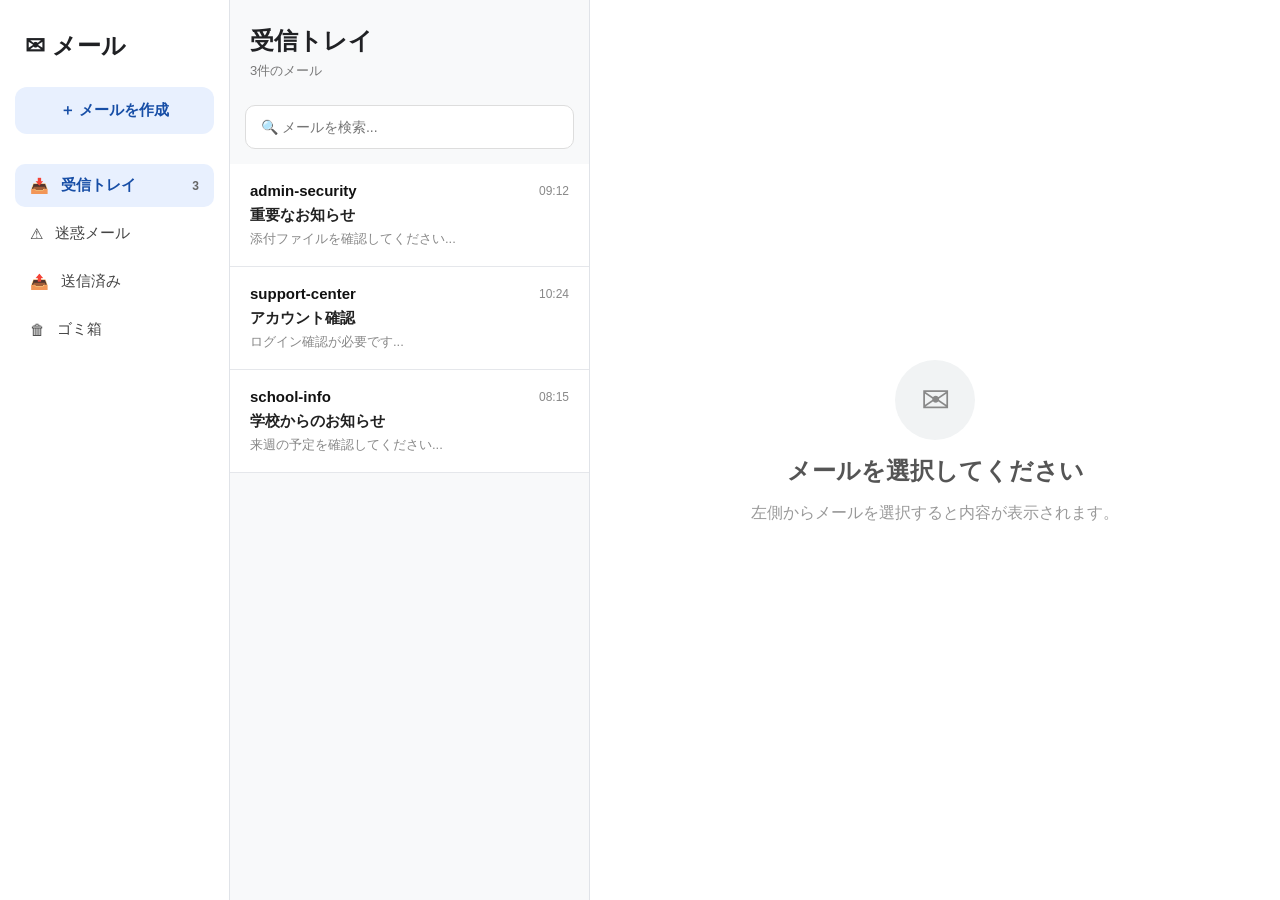
<file: mail.html>
<!DOCTYPE html>
<html lang="ja">

<head>
    <meta charset="UTF-8">
    <meta name="viewport" content="width=device-width, initial-scale=1.0">

    <title>メール</title>

    <link rel="stylesheet" href="./CSS/stylehitotatu.css">
</head>

<body>

    <!-- =========================
         左サイドバー
    ========================= -->

    <aside class="sidebar">

        <div class="logo">
            ✉ メール
        </div>

        <button class="compose-btn">
            ＋ メールを作成
        </button>

        <nav>

            <div class="menu active-menu">
                📥
                <span>受信トレイ</span>
                <strong>3</strong>
            </div>

            <div class="menu">
                ⚠
                <span>迷惑メール</span>
            </div>

            <div class="menu">
                📤
                <span>送信済み</span>
            </div>

            <div class="menu">
                🗑
                <span>ゴミ箱</span>
            </div>

        </nav>

    </aside>


    <!-- =========================
         メール一覧
    ========================= -->

    <section class="mail-list">

        <div class="list-header">

            <h1>受信トレイ</h1>

            <div class="mail-count">
                3件のメール
            </div>

        </div>


        <input
            type="text"
            class="search-box"
            placeholder="🔍 メールを検索..."
        >


        <!-- メール1 -->

        <div
            class="mail-item unread"
            onclick="openMail(
                this,
                'admin-security',
                '2025/05/22',
                '重要なお知らせ',
                '添付ファイルを確認してください',
                'update.pdf.exe'
            )"
        >

            <div class="mail-top">

                <div class="sender">
                    admin-security
                </div>

                <div class="time">
                    09:12
                </div>

            </div>

            <div class="title">
                重要なお知らせ
            </div>

            <div class="preview">
                添付ファイルを確認してください...
            </div>

        </div>


        <!-- メール2 -->

        <div
            class="mail-item unread"
            onclick="openMail(
                this,
                'support-center',
                '2025/05/21',
                'アカウント確認',
                'セキュリティ確認が必要です',
                'security_info.zip'
            )"
        >

            <div class="mail-top">

                <div class="sender">
                    support-center
                </div>

                <div class="time">
                    10:24
                </div>

            </div>

            <div class="title">
                アカウント確認
            </div>

            <div class="preview">
                ログイン確認が必要です...
            </div>

        </div>


        <!-- メール3 -->

        <div
            class="mail-item unread"
            onclick="openMail(
                this,
                'school-info',
                '2025/05/20',
                '学校からのお知らせ',
                '来週の予定を確認してください',
                'schedule.pdf'
            )"
        >

            <div class="mail-top">

                <div class="sender">
                    school-info
                </div>

                <div class="time">
                    08:15
                </div>

            </div>

            <div class="title">
                学校からのお知らせ
            </div>

            <div class="preview">
                来週の予定を確認してください...
            </div>

        </div>

    </section>


    <!-- =========================
         メール本文
    ========================= -->

    <main class="mail-view">

        <div class="empty-mail" id="empty-mail">

            <div class="empty-icon">
                ✉
            </div>

            <h2>
                メールを選択してください
            </h2>

            <p>
                左側からメールを選択すると内容が表示されます。
            </p>

        </div>


        <div id="mail-content" style="display:none;">

            <div class="mail-header">

                <div class="mail-info">

                    <p>
                    <span>From</span>
                    <strong id="from"></strong>
                    </p>

                    <p>
                        <span>To</span>
                        <strong>user@example.com</strong>
                    </p>

                    <p>
                        <span>Date</span>
                        <strong id="date"></strong>
                    </p>

                </div>

            </div>


            <h1 id="subject">
                メールを選択してください
            </h1>

            <p id="content" class="mail-body">
                メール本文
            </p>


            <!-- 添付ファイル -->

            <div
                class="attachment"
                id="attachment"
                style="display:none;"
            >

                <div class="attachment-icon">
                    📎
                </div>

                <div>

                    <div class="attachment-name">
                        ファイル
                    </div>

                    <div class="attachment-type">
                        添付ファイル
                    </div>

                </div>

                <div class="attachment-arrow">
                    ›
                </div>

            </div>

        </div>

    </main>


    <!-- =========================
         JavaScript
    ========================= -->

    <script>

        const emptyMail =
            document.getElementById("empty-mail");

        const mailContent =
            document.getElementById("mail-content");

        const attachment =
            document.getElementById("attachment");


        /* =========================
           メールを開く
        ========================= */

        function openMail(
            element,
            sender,
            date,
            subject,
            content,
            fileName
        ) {

            // 選択状態を変更
            document
                .querySelectorAll(".mail-item")
                .forEach(item => {
                    item.classList.remove("active");
                });

            element.classList.add("active");
            element.classList.remove("unread");


            // メール本文を表示
            emptyMail.style.display = "none";
            mailContent.style.display = "block";


            // 情報を表示
            document.getElementById("from").innerText =
                sender;

            document.getElementById("date").innerText =
                date;

            document.getElementById("subject").innerText =
                subject;

            document.getElementById("content").innerText =
                content;


            // 添付ファイル
            attachment.style.display = "flex";

            attachment.dataset.filename =
                fileName;

            attachment.querySelector(".attachment-name")
                .innerText = fileName;

        }


        /* =========================
           添付ファイルをクリック
        ========================= */

        attachment.addEventListener("click", function () {

            const fileName =
                attachment.dataset.filename;


            // ファイルビューアー
            document.getElementById("subject").innerText =
                fileName;


            document.getElementById("content").innerHTML = `

                <div class="file-viewer">

                    <div class="viewer-title">
                        📄 ファイルビューアー
                    </div>

                    <hr>

                    <p>
                        ファイル名：
                        <strong>${fileName}</strong>
                    </p>

                    <div class="loading-area">

                        <div class="loading-spinner"></div>

                        <p id="loadingText">
                            文書を読み込み中...
                        </p>

                    </div>

                </div>

            `;


            attachment.style.display = "none";


            // 読み込み演出

            setTimeout(() => {

                document.getElementById("loadingText")
                    .innerText =
                    "文書を確認しています...";

            }, 2000);


            setTimeout(() => {

                document.getElementById("loadingText")
                    .innerText =
                    "セキュリティチェック中...";

            }, 4000);


            setTimeout(() => {

                document.getElementById("loadingText")
                    .innerText =
                    "ファイルを開いています...";

            }, 6000);


            // 8秒後

            setTimeout(() => {

                if (fileName === "schedule.pdf") {

                    document.getElementById("content").innerHTML = `

                        <div class="safe-file">

                            <h2>
                                PDF Viewer
                            </h2>

                            <hr>

                            <p class="safe-message">
                                ✓ 安全に開かれました
                            </p>

                            <p>
                                来週の月曜日は全校集会があります。
                            </p>

                        </div>

                    `;

                } else {

                    // 危険なファイル
                    window.location.href =
                        "keikoku.html";

                }

            }, 8000);

        });

    </script>

</body>

</html>
</file>
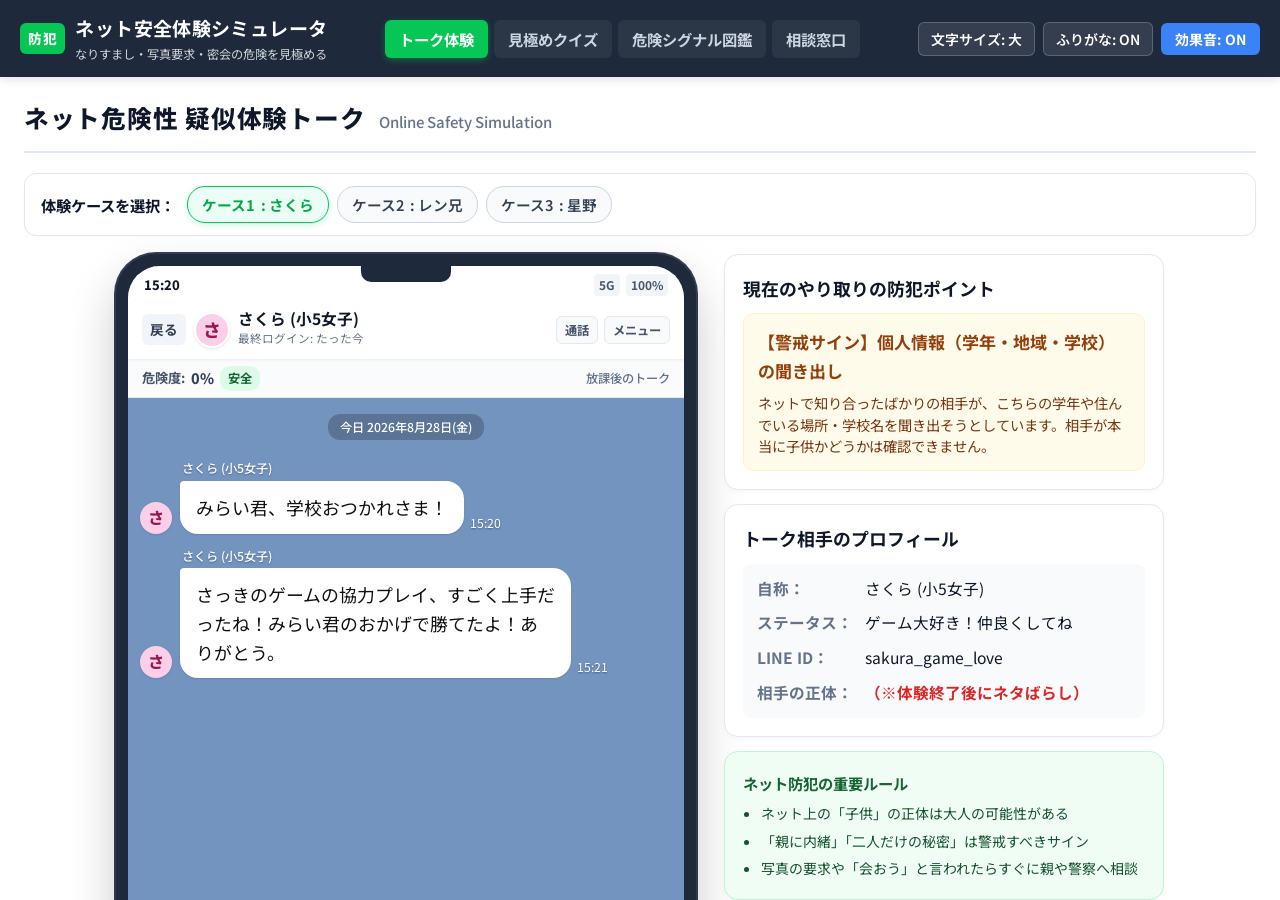
<file: online-safety-shumilatoe.html>
<!DOCTYPE html>
<html lang="ja">
<head>
  <meta charset="UTF-8">
  <meta name="viewport" content="width=device-width, initial-scale=1.0, maximum-scale=1.0, user-scalable=no">
  <title>ネット危険性体験シミュレータ＆見極めクイズ</title>
  <link rel="preconnect" href="https://fonts.googleapis.com">
  <link rel="preconnect" href="https://fonts.gstatic.com" crossorigin>
  <link href="https://fonts.googleapis.com/css2?family=BIZ+UDPGothic:wght@400;700&family=Noto+Sans+JP:wght@400;500;700;900&family=Noto+Serif+JP:wght@500;700&display=swap" rel="stylesheet">
  <link rel="stylesheet" href="./CSS/oss.css">
</head> 
<body class="font-size-large">

<div id="container">

  <!-- ========================================================
       1. ヘッダー
       ======================================================== -->
  <header>
    <div id="logo">
      <a href="index.html">
        <div class="logo-badge">防犯</div>
        <div>
          <span class="logo-text">ネット安全体験シミュレータ</span>
          <span class="logo-sub">なりすまし・写真要求・密会の危険を見極める</span>
        </div>
      </a>
    </div>

    <!-- メニューバー -->
    <div id="menubar">
      <nav>
        <ul>
          <li><button id="tab-btn-sim" class="active" data-tab="tab-sim">トーク体験</button></li>
          <li><button id="tab-btn-quiz" data-tab="tab-quiz">見極めクイズ</button></li>
          <li><button id="tab-btn-guide" data-tab="tab-guide">危険シグナル図鑑</button></li>
          <li><button id="tab-btn-sos" data-tab="tab-sos">相談窓口</button></li>
        </ul>
      </nav>
    </div>

    <!-- ツールボタン群 -->
    <div class="header-actions">
      <button id="btn-font-toggle" class="btn-header-tool" title="文字サイズ変更">
        文字サイズ: <span id="font-status-text">大</span>
      </button>
      <button id="btn-ruby-toggle" class="btn-header-tool" title="ふりがな表示切替">
        ふりがな: <span id="ruby-status-text">ON</span>
      </button>
      <button id="btn-sound-toggle" class="btn-sound-action" title="効果音切替">
        効果音: <span id="sound-status-text">ON</span>
      </button>
    </div>
  </header>

  <!-- ========================================================
       2. コンテンツエリア
       ======================================================== -->
  <div id="contents">
    <main>

      <!-- ========================================================
           TAB 1: LINE風 チャット体験シミュレータ
           ======================================================== -->
      <section id="tab-sim" class="tab-panel active">
        <div class="panel-header-row">
          <h2 class="page-title">ネット危険性 疑似体験トーク</h2>
          <span class="page-subtitle">Online Safety Simulation</span>
        </div>

        <!-- シナリオ選択バー -->
        <div class="scenario-selector-box">
          <span class="scenario-label">体験ケースを選択：</span>
          <div class="scenario-chips-list" id="scenario-chips">
            <!-- JSで動的生成 -->
          </div>
        </div>

        <!-- スマホシミュレータ + サイド解説パネル -->
        <div class="phone-simulator-wrapper">

          <!-- スマホ本体モックアップ -->
          <div class="phone-mockup">
            <div class="phone-screen">

              <!-- スマホ最上部 ステータスバー（15:22等） -->
              <div class="phone-status-bar">
                <span id="phone-clock" class="phone-time-text">15:22</span>
                <div class="phone-notch"></div>
                <div class="phone-status-right">
                  <span class="signal-tag">5G</span>
                  <span class="battery-tag">100%</span>
                </div>
              </div>

              <!-- LINE風 トークルームヘッダー -->
              <div class="line-header">
                <div class="line-header-left">
                  <span class="line-btn-back">戻る</span>
                  <div class="line-partner-info">
                    <div class="line-partner-avatar" id="line-partner-avatar">さ</div>
                    <div class="line-partner-name-col">
                      <span class="line-partner-name" id="line-partner-name">さくら (小5女子)</span>
                      <span class="line-partner-status" id="line-partner-status">最終ログイン: たった今</span>
                    </div>
                  </div>
                </div>
                <div class="line-header-actions">
                  <button class="header-action-btn">通話</button>
                  <button class="header-action-btn">メニュー</button>
                </div>
              </div>

              <!-- 危険度アラートバナー -->
              <div class="danger-alert-banner">
                <div class="danger-meter-row">
                  <span class="danger-label-text">危険度:</span>
                  <span id="danger-percent-text" class="danger-percent-text">0%</span>
                  <span class="danger-tag safe" id="danger-status-badge">安全</span>
                </div>
                <span class="scene-step-text" id="sim-scene-step">放課後のトーク</span>
              </div>

              <!-- トークメッセージ表示エリア -->
              <div class="line-chat-body" id="chat-messages-container">
                <div class="line-date-divider" id="chat-date-divider">今日 2026年8月28日(金)</div>
                <!-- JSで動的生成 -->
              </div>

              <!-- タイピング中インジケータ -->
              <div class="line-typing-row" id="typing-indicator" style="display: none;">
                <div class="line-dots"><span></span><span></span><span></span></div>
                <span id="typing-username">さくら</span> が入力中...
              </div>

              <!-- 返信・選択肢ドック -->
              <div class="line-footer-dock" id="chat-options-bar">
                <div class="line-dock-title">
                  <span>みらい君の返信を選んでください：</span>
                </div>
                <div class="line-options-container" id="options-buttons-grid">
                  <!-- JSで動的生成 -->
                </div>
              </div>

            </div>
          </div>

          <!-- スマホ横のリアルタイム防犯解説パネル -->
          <div class="sim-side-panel">
            
            <div class="side-card">
              <h3 class="side-card-title">現在のやり取りの防犯ポイント</h3>
              <div class="redflag-live-card" id="redflag-live-box">
                <div class="redflag-live-title" id="redflag-live-title">
                  <span>観察ポイント</span>
                </div>
                <p class="redflag-live-desc" id="redflag-live-desc">
                  トークが進むと、相手の言葉に潜む「あやしいサイン（危険シグナル）」がここにリアルタイムで表示されます。
                </p>
              </div>
            </div>

            <div class="side-card">
              <h3 class="side-card-title">トーク相手のプロフィール</h3>
              <div class="target-profile-grid">
                <span class="profile-label">自称：</span>
                <span class="profile-val" id="side-fake-name">さくら (小学5年生)</span>
                <span class="profile-label">ステータス：</span>
                <span class="profile-val" id="side-fake-status">ゲーム大好き！仲良くしてね</span>
                <span class="profile-label">LINE ID：</span>
                <span class="profile-val" id="side-fake-id">sakura_game_love</span>
                <span class="profile-label">相手の正体：</span>
                <span class="profile-val" style="color: #dc2626; font-weight: 700;">（※体験終了後にネタばらし）</span>
              </div>
            </div>

            <div class="side-card safe-card">
              <h4 class="safe-card-title">ネット防犯の重要ルール</h4>
              <ul class="safe-rules-list">
                <li>ネット上の「子供」の正体は大人の可能性がある</li>
                <li>「親に内緒」「二人だけの秘密」は警戒すべきサイン</li>
                <li>写真の要求や「会おう」と言われたらすぐに親や警察へ相談</li>
              </ul>
            </div>

          </div>

        </div>
      </section>

      <!-- ========================================================
           TAB 2: 見極めクイズ
           ======================================================== -->
      <section id="tab-quiz" class="tab-panel">
        <div class="panel-header-row">
          <h2 class="page-title">ネット防犯 見極めクイズ</h2>
          <span class="page-subtitle">Safety Knowledge Quiz</span>
        </div>

        <div class="quiz-wrapper">
          <div class="quiz-top-card">
            <div class="quiz-bar-info">
              <span id="quiz-progress-text">第 1 問 / 全 12 問</span>
              <span id="quiz-score-live">スコア: 0 点</span>
            </div>
            <div class="quiz-track">
              <div class="quiz-fill" id="quiz-progress-fill" style="width: 8%;"></div>
            </div>
          </div>

          <div id="quiz-play-view" class="quiz-card">
            <div class="quiz-chat-preview" id="quiz-chat-card">
              <div class="preview-sender" id="quiz-sender-name">相手からのメッセージ</div>
              <div class="preview-bubble" id="quiz-chat-bubble">「メッセージ」</div>
            </div>

            <div>
              <div class="q-label" id="quiz-question-num">第 1 問</div>
              <h3 class="q-title" id="quiz-question-text">質問文</h3>
            </div>

            <div class="quiz-choices" id="quiz-answers-grid">
              <!-- JSで動的生成 -->
            </div>
          </div>

          <div id="quiz-result-view" class="cert-box" style="display: none;">
            <div class="cert-badge">認定証</div>
            <h3 class="cert-main-title">ネット防犯見極めマスター</h3>
            <div class="cert-score-num" id="cert-score-val">100 点</div>
            <div class="cert-rank" id="cert-rank-badge">Sランク：防犯の達人</div>
            <p class="cert-desc" id="cert-comment-text">コメント文</p>
            <div class="cert-date-text" id="cert-date-text">認定日: 2026年</div>
            <button id="btn-quiz-restart" class="btn-restart-action">
              もう一度挑戦する
            </button>
          </div>
        </div>
      </section>

      <!-- ========================================================
           TAB 3: 危険シグナル図鑑
           ======================================================== -->
      <section id="tab-guide" class="tab-panel">
        <div class="panel-header-row">
          <h2 class="page-title">危険シグナル図鑑</h2>
          <span class="page-subtitle">Grooming Steps & Red Flags</span>
        </div>

        <div class="guide-wrapper">
          <h3 class="guide-section-title">グルーミング（手なずけ）の5つのステップ</h3>
          <div id="grooming-steps-container" style="display: flex; flex-direction: column; gap: 12px;">
            <!-- JSで動的生成 -->
          </div>

          <h3 class="guide-section-title" style="margin-top: 24px;">危険ワード（警戒サイン）辞典</h3>
          <div id="redflag-words-container" style="display: grid; grid-template-columns: repeat(auto-fit, minmax(280px, 1fr)); gap: 14px;">
            <!-- JSで動的生成 -->
          </div>
        </div>
      </section>

      <!-- ========================================================
           TAB 4: SOS相談窓口
           ======================================================== -->
      <section id="tab-sos" class="tab-panel">
        <div class="panel-header-row">
          <h2 class="page-title">各種相談窓口・緊急連絡先</h2>
          <span class="page-subtitle">Helpline & Emergency Contacts</span>
        </div>

        <div class="sos-wrapper">
          <div class="sos-intro-box">
            <p style="margin: 0; font-weight: 700; line-height: 1.6;">
              「写真を送ってしまった」「脅されて怖い」「ネットの人に会おうと言われた」など、一人で抱え込まずにすぐに専門機関や警察に相談してください。警察や相談員は必ずあなたの味方になって安全を守ります。
            </p>
          </div>

          <div class="sos-grid" id="sos-cards-container">
            <!-- JSで動的生成 -->
          </div>
        </div>
      </section>

    </main>
  </div>

  <!-- ========================================================
       3. フッター
       ======================================================== -->
  <ul id="footermenu">
    <li><a href="#" onclick="window.safetyApp.switchTab('tab-sim'); return false;">トーク体験</a></li>
    <li><a href="#" onclick="window.safetyApp.switchTab('tab-quiz'); return false;">見極めクイズ</a></li>
    <li><a href="#" onclick="window.safetyApp.switchTab('tab-guide'); return false;">危険シグナル図鑑</a></li>
    <li><a href="#" onclick="window.safetyApp.switchTab('tab-sos'); return false;">相談窓口</a></li>
  </ul>

  <footer>
    <small>ネット安全体験シミュレータ - 青少年ネット防犯教育教材</small>
  </footer>

</div>

<!-- ========================================================
     モーダル: 解説ダイアログ
     ======================================================== -->
<div class="explanation-modal-backdrop" id="modal-explanation" style="display: none;">
  <div class="explanation-modal-card">
    <div class="exp-header">
      <div class="exp-title-row">
        <span class="exp-badge">解説</span>
        <h3 class="exp-title">ここでチェック！</h3>
      </div>
    </div>

    <div class="exp-body">
      <p class="exp-text" id="exp-modal-text">解説文</p>
      <div class="exp-callout" id="exp-modal-callout-box">
        <span class="callout-lead-badge" id="callout-lead-badge">注意</span>
        <span id="exp-modal-callout">アドバイス文</span>
      </div>
      <div class="exp-footnote">
        ※ここから先は、危険性を学習するための疑似体験です。実際の送受信は行われません。
      </div>
    </div>

    <div class="exp-footer">
      <button id="btn-exp-back" class="btn-exp-back">戻る</button>
      <button id="btn-exp-proceed" class="btn-exp-proceed">解説を確認して進む</button>
    </div>
  </div>
</div>

<!-- ========================================================
     モーダル: 正体ネタばらし ＆ 防犯エンディング
     ======================================================== -->
<div class="explanation-modal-backdrop" id="modal-reveal" style="display: none;">
  <div class="reveal-modal-card">
    <div class="reveal-header">
      <div class="reveal-badge perfect" id="reveal-badge">完全防犯クリア</div>
      <h3 class="reveal-title" id="reveal-title">相手の企みを完全に見破った！</h3>
      <p class="reveal-sub" id="reveal-sub">冷静な判断で身を守ることができました。</p>
    </div>

    <div class="reveal-body">
      <div class="compare-container">
        <div class="compare-heading">ネット上の相手の「真の正体」</div>
        <div class="compare-grid">
          <div class="compare-box">
            <div class="compare-box-label">LINE上の自称</div>
            <div class="compare-avatar-circle" id="reveal-fake-avatar">さ</div>
            <div class="compare-name" id="reveal-fake-name">さくら (小5女子)</div>
            <p class="compare-desc" id="reveal-fake-desc">プロフィール</p>
          </div>
          <div class="compare-box danger-box">
            <div class="compare-box-label">実際の正体</div>
            <div class="compare-avatar-circle danger-avatar" id="reveal-real-avatar">男</div>
            <div class="compare-name danger" id="reveal-real-name">48歳 無職男性</div>
            <p class="compare-desc" id="reveal-real-desc">犯罪目的</p>
          </div>
        </div>
      </div>

      <div class="reveal-story-box">
        <h4 class="reveal-box-title">結末ストーリー</h4>
        <p class="reveal-story-text" id="reveal-story-text">結末文章</p>
      </div>

      <div class="reveal-lesson-box">
        <h4 class="reveal-box-title lesson-title">このケースの防犯ポイント</h4>
        <ul class="lesson-items" id="reveal-lessons-list"></ul>
      </div>
    </div>

    <div class="reveal-footer">
      <button id="btn-reveal-restart" class="btn-exp-back" style="padding: 10px 18px;">やり直す</button>
      <button id="btn-reveal-next" class="btn-exp-proceed" style="padding: 10px 22px;">次のケースへ</button>
    </div>
  </div>
</div>

<script src="./JavaScript/scenarios.js"></script>
<script src="./JavaScript/app.js"></script>
</body>
</html>
</file>
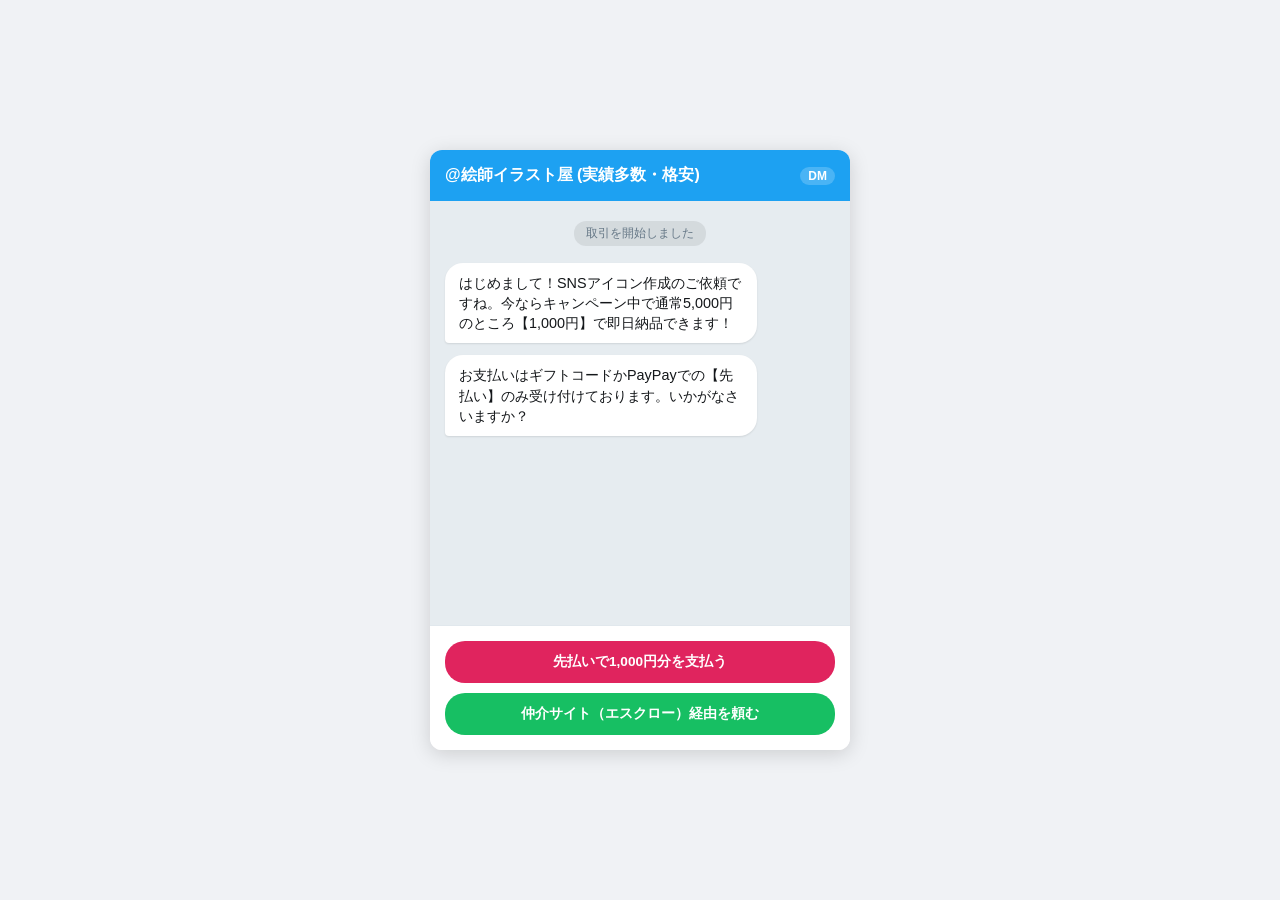
<file: snstransaction.html>
<!DOCTYPE html>
<html lang="ja">
<head>
    <meta charset="UTF-8">
    <meta name="viewport" content="width=device-width, initial-scale=1.0">
    <title>【模擬体験】SNS個人間取引リスクシミュレーター</title>
    <link rel="stylesheet" href="CSS/snstransaction.css">
</head>
<body>

<div class="simulator-container">
    <div class="chat-header">
        <span class="user-name">@絵師イラスト屋 (実績多数・格安)</span>
        <span class="status-badge">DM</span>
    </div>
    
    <div class="chat-body" id="chatBody">
        <div class="system-message">取引を開始しました</div>
        <div class="message received">
            はじめまして！SNSアイコン作成のご依頼ですね。今ならキャンペーン中で通常5,000円のところ【1,000円】で即日納品できます！
        </div>
        <div class="message received">
            お支払いはギフトコードかPayPayでの【先払い】のみ受け付けております。いかがなさいますか？
        </div>
    </div>

    <div class="controls" id="controls">
        <button class="btn btn-danger" onclick="sendAction('pay')">先払いで1,000円分を支払う</button>
        <button class="btn btn-safe" onclick="sendAction('escrow')">仲介サイト（エスクロー）経由を頼む</button>
    </div>

    <div class="warning-box" id="warningBox">
        <div class="warning-title">⚠️ 被害が発生しました（模擬）</div>
        <p>お金を送信した直後にアカウントが削除・ブロックされ、連絡が途絶えてしまいました。</p>
        
        <h4>【この取引に潜んでいた危険なサイン】</h4>
        <ul>
            <li><strong>極端な安さ:</strong> 相場（数千円〜）より大幅に安く設定してターゲットを引き付ける。</li>
            <li><strong>先払いの強要:</strong> エスクロー（仲介）を使わせず、直接個人へ送金させる。</li>
            <li><strong>追跡の難しさ:</strong> ギフトコードや個人間送金アプリなど、返金申請が難しい決済を指定。</li>
        </ul>
    </div>
</div>

<script>
    function sendAction(type) {
        const chatBody = document.getElementById('chatBody');
        const controls = document.getElementById('controls');
        const warningBox = document.getElementById('warningBox');

        if (type === 'pay') {
            // 送金アクションのメッセージ追加
            chatBody.innerHTML += `<div class="message sent">PayPayで1,000円分送金しました！確認してイラストを送ってください。</div>`;
            chatBody.scrollTop = chatBody.scrollHeight;
            
            // 操作ボタンを非表示化
            controls.style.display = 'none';

            // 1.5秒後にブロック演出と警告表示
            setTimeout(() => {
                chatBody.innerHTML += `<div class="system-message alert">相手がアカウントを削除したか、あなたをブロックしました。</div>`;
                chatBody.scrollTop = chatBody.scrollHeight;
                warningBox.style.display = 'block';
            }, 1500);

        } else if (type === 'escrow') {
            // 仲介提案アクションのメッセージ追加
            chatBody.innerHTML += `<div class="message sent">安全のため、ココナラやSKIMAなどの仲介サービスを通した取引は可能ですか？</div>`;
            chatBody.scrollTop = chatBody.scrollHeight;

            // 1.2秒後に相手の拒否反応を再現
            setTimeout(() => {
                chatBody.innerHTML += `<div class="message received">すみません、規約や手数料の関係で直接やり取りしか受けていません。無理なら他の方をあたってください。</div>`;
                chatBody.innerHTML += `<div class="system-message alert">💡 仲介サービスを拒否するのは詐欺師の典型的な特徴です！</div>`;
                chatBody.scrollTop = chatBody.scrollHeight;
            }, 1200);
        }
    }
</script>

</body>
</html>
</file>
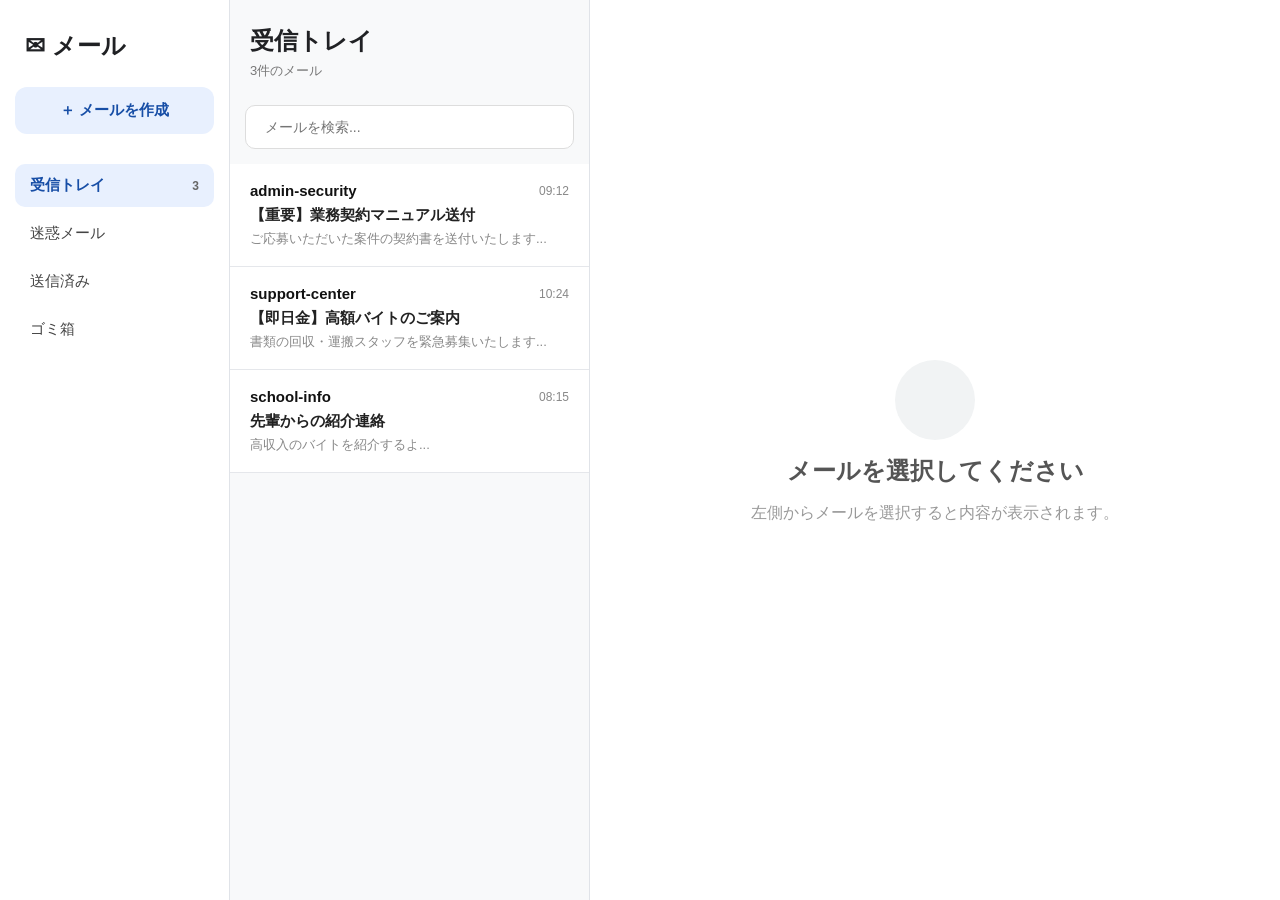
<file: yamibaito.html>
<!DOCTYPE html>
<html lang="ja">
<head>
    <meta charset="UTF-8">
    <meta name="viewport" content="width=device-width, initial-scale=1.0">
    <title>メール</title>
    <link rel="stylesheet" href="./CSS/yamibaito.css">
    <style>
        #yami-full-page {
            position: fixed; top: 0; left: 0; width: 100vw; height: 100vh;
            background: #0b0a0f; color: #fff; z-index: 9999;
            display: flex; flex-direction: column; font-family: sans-serif;
        }
        .app-header {
            background: #1f1f24; padding: 15px 20px; display: flex;
            align-items: center; justify-content: space-between;
            border-bottom: 1px solid #2d2d33; box-shadow: 0 2px 10px rgba(0,0,0,0.3);
        }
        .chat-main-view {
            flex: 1; padding: 20px; overflow-y: auto;
            display: flex; flex-direction: column; gap: 16px; max-width: 800px; width: 100%; margin: 0 auto;
        }
        .choice-bottom-bar {
            background: #1f1f24; padding: 20px; border-top: 1px solid #2d2d33;
            display: flex; flex-direction: column; gap: 10px; align-items: center;
        }
        .input-mock-area {
            max-width: 800px; width: 100%; background: #141419; border: 1px solid #3d3d45;
            border-radius: 25px; padding: 12px 20px; color: #666; font-size: 14px; margin-bottom: 5px;
        }
        .full-choice-container { max-width: 800px; width: 100%; display: flex; flex-direction: column; gap: 10px; }
        @keyframes fullPageShake {
            0%, 100% { transform: translate(0, 0); }
            10%, 30%, 50%, 70%, 90% { transform: translate(-5px, -2px); }
            20%, 40%, 60%, 80% { transform: translate(5px, 2px); }
        }
        .page-shake-active { animation: fullPageShake 0.4s ease-in-out infinite; }
        @keyframes typingPulse { 0% { opacity: .2; } 20% { opacity: 1; } 100% { opacity: .2; } }
        .t-dot { animation: typingPulse 1.4s infinite both; font-weight: bold; font-size: 18px; }
        .t-dot:nth-child(2) { animation-delay: .2s; }
        .t-dot:nth-child(3) { animation-delay: .4s; }
        
        .hide-view { display: none !important; }
    </style>
</head>
<body>
    <div id="email-app-view" style="display: flex; width: 100vw; height: 100vh;">
        <aside class="sidebar">
            <div class="logo">✉ メール</div>
            <button class="compose-btn">＋ メールを作成</button>
            <nav>
                <div class="menu active-menu"><span>受信トレイ</span> <strong>3</strong></div>
                <div class="menu"> <span>迷惑メール</span></div>
                <div class="menu"> <span>送信済み</span></div>
                <div class="menu"> <span>ゴミ箱</span></div>
            </nav>
        </aside>
        <section class="mail-list">
            <div class="list-header">
                <h1>受信トレイ</h1>
                <div class="mail-count">3件のメール</div>
            </div>
            <input type="text" class="search-box" placeholder=" メールを検索...">
            <div class="mail-item unread" onclick='openMail(this, "admin-security", "2026/08/28", "【重要】業務委託契約書およびマニュアルの送付", "ご応募いただいた案件的契約書を送付いたします。必ずご確認ください。", "contract_secure.exe")'>
                <div class="mail-top"><div class="sender">admin-security</div><div class="time">09:12</div></div>
                <div class="title">【重要】業務契約マニュアル送付</div>
                <div class="preview">ご応募いただいた案件の契約書を送付いたします...</div>
            </div>
            <div class="mail-item unread" onclick='openMail(this, "support-center", "2026/08/27", "【即日手渡し】完全非公開の短期高額アルバイトのご案内", "書類の回収・運搬スタッフを緊急募集いたします。詳細URLよりご応募ください。", "")'>
                <div class="mail-top"><div class="sender">support-center</div><div class="time">10:24</div></div>
                <div class="title">【即日金】高額バイトのご案内</div>
                <div class="preview">書類の回収・運搬スタッフを緊急募集いたします...</div>
            </div>
            <div class="mail-item unread" onclick='openMail(this, "school-info", "2026/08/26", "部活の先輩からの連絡", "高収入のバイトを紹介してもらえることになった。近所の案件らしい。", "")'>
                <div class="mail-top"><div class="sender">school-info</div><div class="time">08:15</div></div>
                <div class="title">先輩からの紹介連絡</div>
                <div class="preview">高収入のバイトを紹介するよ...</div>
            </div>
        </section>
        <main class="mail-view">
            <div class="empty-mail" id="empty-mail">
                <div class="empty-icon"></div>
                <h2>メールを選択してください</h2>
                <p>左側からメールを選択すると内容が表示されます。</p>
            </div>
            <div id="mail-content" style="display:none;">
                <div class="mail-header">
                    <div class="mail-info">
                        <p><span>From</span> <strong id="from"></strong></p>
                        <p><span>To</span> <strong>user@example.com</strong></p>
                        <p><span>Date</span> <strong id="date"></strong></p>
                    </div>
                </div>
                <h1 id="subject">メールを選択してください</h1>
                <p id="content" class="mail-body">メール本文</p>
                <div class="attachment" id="attachment" style="display:none;">
                    <div class="attachment-icon">📎</div>
                    <div>
                        <div class="attachment-name">ファイル</div>
                        <div class="attachment-type">添付ファイル</div>
                    </div>
                    <div class="attachment-arrow">›</div>
                </div>
            </div>
        </main>
    </div>
    <div id="yami-full-page" class="hide-view">
        <div class="app-header">
            <div style="display: flex; align-items: center; gap: 15px;">
                <div style="width: 44px; height: 44px; background: #3a3a45; border-radius: 50%; display: flex; align-items: center; justify-content: center; font-size: 22px;">👤</div>
                <div>
                    <div style="font-weight: bold; font-size: 16px; letter-spacing: 0.5px;" id="full-chat-sender">接続中...</div>
                    <div style="font-size: 12px; color: #28a745; margin-top: 2px;">● エンドツーエンド暗号化通信システム</div>
                </div>
            </div>
            <div style="font-size: 20px; color: #888; display: flex; gap: 20px;"><span>✆</span><span></span><span>⋮</span></div>
        </div>
        
        <div class="chat-main-view" id="full-chat-log-area">
        </div>

        <div class="choice-bottom-bar">
            <div class="input-mock-area" id="full-dummy-input">メッセージを選択してください...</div>
            <div class="full-choice-container" id="full-choice-area"></div>
        </div>
    </div>
    <script src="./JavaScript/yamibaito.js"></script>
</body>
</html>
</file>
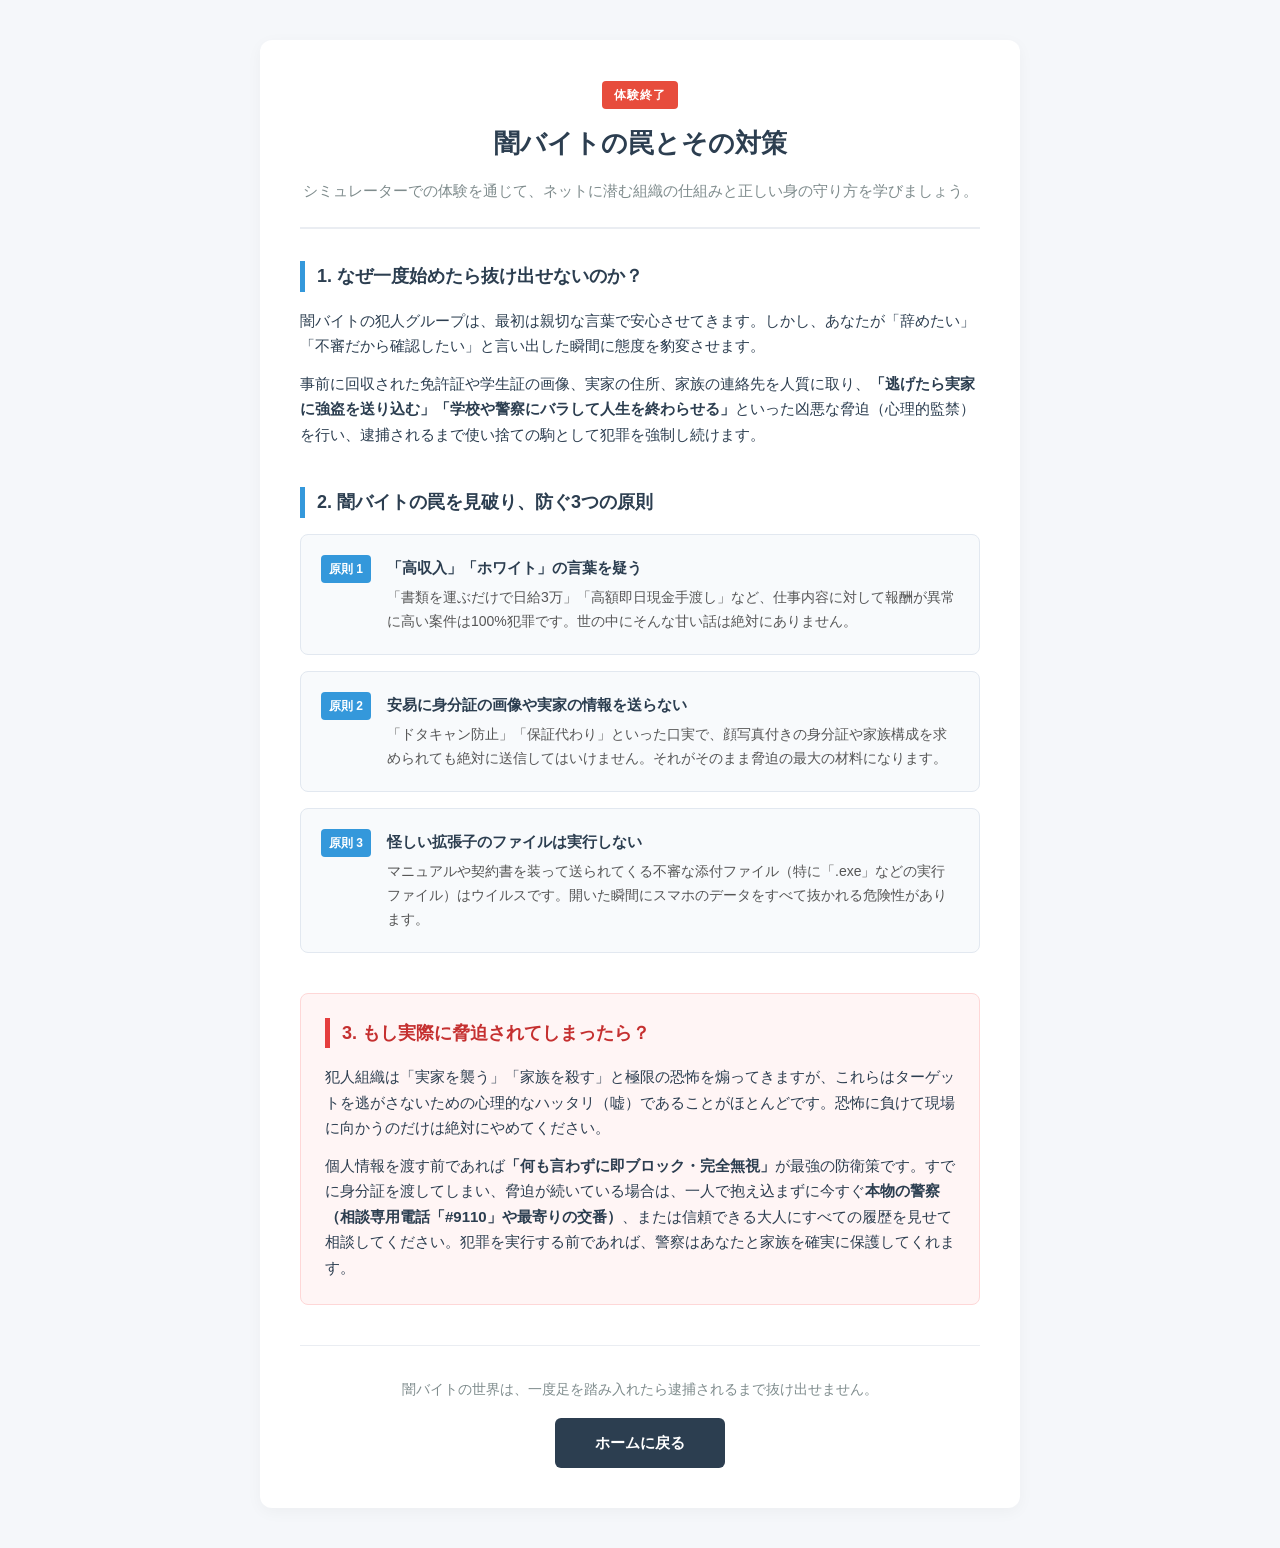
<file: yamibaitokaisetu.html>
<!DOCTYPE html>
<html lang="ja">
<head>
    <meta charset="UTF-8">
    <meta name="viewport" content="width=device-width, initial-scale=1.0">
    <title>ネットモラル解説と対策講座 - 闇バイト編</title>
    <!-- 既存の美しいCSSファイルをそのまま自動適用します -->
    <link rel="stylesheet" href="./CSS/enjyoukaisetu.css">
</head>
<body>

    <div class="container">
        
        <!-- 上部のヘッダー -->
        <div class="page-header">
            <span class="alert-badge">体験終了</span>
            <h1>闇バイトの罠とその対策</h1>
            <p>シミュレーターでの体験を通じて、ネットに潜む組織の仕組みと正しい身の守り方を学びましょう。</p>
        </div>

        <!-- 1. なぜ一度始めたら抜け出せないのか？（仕組み） -->
        <div class="content-box">
            <h2>1. なぜ一度始めたら抜け出せないのか？</h2>
            <p>闇バイトの犯人グループは、最初は親切な言葉で安心させてきます。しかし、あなたが「辞めたい」「不審だから確認したい」と言い出した瞬間に態度を豹変させます。</p>
            <p>事前に回収された免許証や学生証の画像、実家の住所、家族の連絡先を人質に取り、<strong>「逃げたら実家に強盗を送り込む」「学校や警察にバラして人生を終わらせる」</strong>といった凶悪な脅迫（心理的監禁）を行い、逮捕されるまで使い捨ての駒として犯罪を強制し続けます。</p>
        </div>

        <!-- 2. 防ぐためのルール（対策） -->
        <div class="content-box">
            <h2>2. 闇バイトの罠を見破り、防ぐ3つの原則</h2>
            
            <div class="rule-item">
                <span class="rule-number">原則 1</span>
                <div class="rule-text">
                    <h3>「高収入」「ホワイト」の言葉を疑う</h3>
                    <p>「書類を運ぶだけで日給3万」「高額即日現金手渡し」など、仕事内容に対して報酬が異常に高い案件は100%犯罪です。世の中にそんな甘い話は絶対にありません。</p>
                </div>
            </div>

            <div class="rule-item">
                <span class="rule-number">原則 2</span>
                <div class="rule-text">
                    <h3>安易に身分証の画像や実家の情報を送らない</h3>
                    <p>「ドタキャン防止」「保証代わり」といった口実で、顔写真付きの身分証や家族構成を求められても絶対に送信してはいけません。それがそのまま脅迫の最大の材料になります。</p>
                </div>
            </div>

            <div class="rule-item">
                <span class="rule-number">原則 3</span>
                <div class="rule-text">
                    <h3>怪しい拡張子のファイルは実行しない</h3>
                    <p>マニュアルや契約書を装って送られてくる不審な添付ファイル（特に「.exe」などの実行ファイル）はウイルスです。開いた瞬間にスマホのデータをすべて抜かれる危険性があります。</p>
                </div>
            </div>
        </div>

        <!-- 3. もし脅迫されてしまったら（対処） -->
        <div class="content-box warning-box">
            <h2>3. もし実際に脅迫されてしまったら？</h2>
            <p>犯人組織は「実家を襲う」「家族を殺す」と極限の恐怖を煽ってきますが、これらはターゲットを逃がさないための心理的なハッタリ（嘘）であることがほとんどです。恐怖に負けて現場に向かうのだけは絶対にやめてください。</p>
            <p>個人情報を渡す前であれば<strong>「何も言わずに即ブロック・完全無視」</strong>が最強の防衛策です。すでに身分証を渡してしまい、脅迫が続いている場合は、一人で抱え込まずに今すぐ<strong>本物の警察（相談専用電話「#9110」や最寄りの交番）</strong>、または信頼できる大人にすべての履歴を見せて相談してください。犯罪を実行する前であれば、警察はあなたと家族を確実に保護してくれます。</p>
        </div>

        <!-- 下部のボタンエリア -->
        <div class="page-footer">
            <p>闇バイトの世界は、一度足を踏み入れたら逮捕されるまで抜け出せません。</p>
            <!-- 最初のメール一覧画面（index.html）に戻るボタン -->
            <a href="./index.html" class="btn-retry">ホームに戻る</a>
        </div>

    </div>

</body>
</html>
</file>
<file: CSS/style.css>
body {
    margin: 0;
    min-height: 100vh;
    background-color: #0b0d13;
    color: #000; 
    font-family: 'Helvetica Neue', Arial, sans-serif;
    transition: color 0.8s ease, background-color 0.8s ease;
    position: relative;
}

body::before {
    content: '';
    position: fixed;
    top: 0;
    left: 0;
    width: 100%;
    height: 100%;
    background-image: url('../image/haikei.png');
    background-size: cover;
    background-position: center;
    background-repeat: no-repeat;
    z-index: -1;
    transition: opacity 0.8s ease;
    opacity: 1;
}

body.bg-changed {
    background-color: #0b0d13;
    color: #fff; 
}

body.bg-changed::before {
    opacity: 0;
}

body.bg-changed .section-title-area .ja-title,
body.bg-changed .link-list a {
    color: #fff;
}

body.bg-changed .hamburger span {
    background-color: #fff;
}

body.bg-changed .scroll-down {
    color: #ccc;
}

body.bg-changed h3 {
    color: #fff; 
}

body.bg-changed-2 {
    background-color: #610d0d;
}

body.bg-changed-2 h3 span {
    text-shadow: 0 0 10px rgba(255, 0, 0, 0.671);
}

.content-wrapper {
    position: relative;
    min-height: 100vh;
    z-index: 1;
}

h1, h2 {
    text-align: center;
    color: #000;
    text-shadow:
        1px 1px 0 #fff,
        -1px 1px 0 #fff,
        1px -1px 0 #fff,
        -1px -1px 0 #fff;
}

h1 {
    font-size: 64px;
    margin-top: 40px;
}

h2 {
    font-size: 40px;
}

h3 {
    text-align: center;
    font-size: 30px;
    color: #333; 
}

h4 {
    font-size: 20px;
}

header {
    display: flex;
    justify-content: space-between;
    align-items: center;
    padding: 20px;
}

p {
    text-align: center;
    font-size: 30px;
}

.hamburger {
    display: flex;
    flex-direction: column;
    justify-content: space-between;
    width: 30px;
    height: 20px;
    cursor: pointer;
    z-index: 100;
    background: none;
    border: none;
}

.hamburger span {
    width: 100%;
    height: 3px;
    background-color: #000;
    transition: all 0.3s;
}

.nav-menu {
    position: fixed;
    top: 0;
    right: -100%;
    width: 70%;
    height: 100vh;
    background-color: rgba(0,0,0,0.9);
    transition: all 0.3s;
    padding-top: 80px;
}

.nav-menu.active {
    right: 0;
}

.nav-menu ul {
    list-style: none;
    text-align: center;
}

.nav-menu ul li {
    margin: 30px 0;
}

.nav-menu ul li a {
    color: white;
    text-decoration: none;
    font-size: 1.2rem;
}

.link-list {
    list-style: none;
    padding: 0;
    margin: 40px auto;
    display: flex;
    justify-content: center;
    gap: 30px;
    max-width: 900px;
    width: 90%;
}

.link-list li {
    flex: 1;
    max-width: 250px;
}

.link-list a {
    text-decoration: none;
    color: #000;
    display: flex;
    flex-direction: column;
    align-items: center;
    text-align: center;
    transition: color 0.5s;
}

.link-list img {
    width: 100%;
    height: auto;
    border-radius: 12px;
    margin-bottom: 12px;
    box-shadow: 0 4px 15px rgba(0,0,0,0.3);
    transition: transform 0.3s, box-shadow 0.3s;
}

.link-list a:hover img {
    transform: translateY(-5px);
    box-shadow: 0 8px 25px rgba(0,255,255,0.4);
}

.fade-in, .fade-in_text {
    opacity: 0;
    transform: translateY(40px);
    transition: opacity 1.0s ease, transform 1.0s ease;
}

.fade-in.is-active, .fade-in_text.is-active {
    opacity: 1;
    transform: translateY(0);
}

.section-title-area {
    text-align: center;
    margin: 60px 0 20px 0;
}

.section-title-area .en-title {
    font-size: 12px;
    color: #007bff;
    font-weight: bold;
    letter-spacing: 0.2em;
    margin-bottom: 5px;
}

.section-title-area .ja-title {
    font-size: 20px;
    color: #333;
    margin: 0;
    position: relative;
    display: inline-block;
    padding-bottom: 15px;
    transition: color 0.5s;
}

.section-title-area .ja-title::after {
    content: '';
    position: absolute;
    bottom: 0;
    left: 50%;
    transform: translateX(-50%);
    width: 60px;
    height: 3px;
    background: #007bff;
}

.gradation-line {
    border: none;
    height: 10px;
    background: linear-gradient(to right, transparent, #ccc, transparent);
    margin: 40px auto;
    width: 100%;
}

.scroll-down {
    text-align: center;
    padding: 20px 0 60px 0;
    font-size: 14px;
    letter-spacing: 0.1em;
    color: #666;
    transition: color 0.5s;
}

.scroll-down .arrow {
    width: 2px;
    height: 40px;
    background: #eee;
    margin: 10px auto 0;
    position: relative;
    overflow: hidden;
}

.scroll-down .arrow::after {
    content: '';
    position: absolute;
    top: 0;
    left: 0;
    width: 100%;
    height: 100%;
    background: #007bff;
    animation: scroll-line 2.0s infinite ease-in-out;
}

@keyframes scroll-line {
    0% { transform: scaleY(0); transform-origin: top; }
    50% { transform: scaleY(1); transform-origin: top; }
    51% { transform: scaleY(1); transform-origin: bottom; }
    100% { transform: scaleY(0); transform-origin: bottom; }    
}
</file>
<file: CSS/Cyber.css>
/* ============================================================
   サイバー犯罪について — Case File Terminal Theme
   セキュリティ・インシデントレポートをモチーフにしたデザイン
   ============================================================ */

@import url('https://fonts.googleapis.com/css2?family=JetBrains+Mono:wght@400;500;700&family=Noto+Sans+JP:wght@400;500;700&display=swap');

:root {
  --bg: #090c12;
  --panel: #10141d;
  --panel-alt: #141a26;
  --line: #232c3d;
  --text: #e7ebf3;
  --muted: #8792a8;
  --accent-red: #ff4d5e;
  --accent-cyan: #35e6ff;
  --accent-amber: #ffb020;

  --mono: 'JetBrains Mono', 'Consolas', monospace;
  --sans: 'Noto Sans JP', 'Hiragino Kaku Gothic ProN', sans-serif;
}

* {
  box-sizing: border-box;
}

html, body {
  margin: 0;
  padding: 0;
  background: var(--bg);
  color: var(--text);
  font-family: var(--sans);
}

/* Faint scanline texture across the whole page */
body {
  position: relative;
  min-height: 100vh;
}

body::before {
  content: "";
  position: fixed;
  inset: 0;
  pointer-events: none;
  z-index: 2;
  background: repeating-linear-gradient(
    to bottom,
    rgba(255, 255, 255, 0.018) 0px,
    rgba(255, 255, 255, 0.018) 1px,
    transparent 1px,
    transparent 3px
  );
  mix-blend-mode: overlay;
}

/* ------------------------------------------------------------
   Opening screen — boot sequence
   ------------------------------------------------------------ */
#opening-screen {
  position: fixed;
  inset: 0;
  z-index: 100;
  display: flex;
  align-items: center;
  justify-content: center;
  background: var(--bg);
  transition: opacity 0.6s ease, visibility 0.6s ease;
}

#opening-screen.is-hidden {
  opacity: 0;
  visibility: hidden;
  pointer-events: none;
}

.opening-content {
  position: relative;
  text-align: center;
  padding: 2rem 3rem;
}

.opening-content::before {
  content: "INITIALIZING SECURITY BRIEFING ...";
  position: absolute;
  top: -2.2rem;
  left: 50%;
  transform: translateX(-50%);
  font-family: var(--mono);
  font-size: 0.7rem;
  letter-spacing: 0.15em;
  color: var(--accent-cyan);
  opacity: 0.75;
  white-space: nowrap;
}

#opening-screen h1 {
  margin: 0;
  font-family: var(--mono);
  font-weight: 700;
  font-size: clamp(1.6rem, 5vw, 2.8rem);
  letter-spacing: 0.04em;
  color: var(--text);
  position: relative;
  text-shadow:
    2px 0 var(--accent-red),
    -2px 0 var(--accent-cyan);
  animation: glitch 3.4s infinite steps(1);
}

#opening-screen h1::after {
  content: "_";
  color: var(--accent-cyan);
  animation: blink 1s steps(1) infinite;
}

@keyframes blink {
  0%, 49% { opacity: 1; }
  50%, 100% { opacity: 0; }
}

@keyframes glitch {
  0%, 92%, 100% { text-shadow: 2px 0 var(--accent-red), -2px 0 var(--accent-cyan); transform: translate(0, 0); }
  93% { text-shadow: -3px 0 var(--accent-red), 3px 0 var(--accent-cyan); transform: translate(-1px, 1px); }
  94% { text-shadow: 3px 0 var(--accent-red), -3px 0 var(--accent-cyan); transform: translate(1px, -1px); }
  95% { text-shadow: 2px 0 var(--accent-red), -2px 0 var(--accent-cyan); transform: translate(0, 0); }
}

/* ------------------------------------------------------------
   Main — case file body
   ------------------------------------------------------------ */
main {
  position: relative;
  z-index: 1;
  max-width: 760px;
  margin: 0 auto;
  padding: 5rem 1.5rem 6rem;
  counter-reset: casefile;
}

main h2 {
  counter-increment: casefile;
  font-family: var(--mono);
  font-weight: 700;
  font-size: 1.05rem;
  letter-spacing: 0.03em;
  color: var(--text);
  margin: 3.2rem 0 0.9rem;
  padding-bottom: 0.6rem;
  border-bottom: 1px solid var(--line);
  display: flex;
  align-items: baseline;
  gap: 0.6rem;
}

main h2::before {
  content: "CASE_0" counter(casefile) " >";
  color: var(--accent-cyan);
  font-size: 0.8rem;
  opacity: 0.85;
  flex-shrink: 0;
}

main h2:first-of-type {
  margin-top: 0;
}

/* Alternate the alert color accenting each entry's left rule */
main p {
  position: relative;
  background: var(--panel);
  border-left: 3px solid var(--accent-red);
  border-radius: 0 6px 6px 0;
  padding: 1.1rem 1.4rem 1.1rem 1.6rem;
  margin: 0 0 0.4rem;
  line-height: 2;
  font-size: 0.95rem;
  color: var(--text);
  box-shadow: 0 1px 0 rgba(255,255,255,0.02) inset;
  transition: border-color 0.25s ease, background 0.25s ease, transform 0.25s ease;
}

main h2:nth-of-type(3n+2) + p { border-left-color: var(--accent-cyan); }
main h2:nth-of-type(3n) + p    { border-left-color: var(--accent-amber); }

main p:hover {
  background: var(--panel-alt);
  transform: translateX(2px);
}

main p br {
  content: "";
  display: block;
  margin-bottom: 0.4rem;
}

/* ------------------------------------------------------------
   Back-home button
   ------------------------------------------------------------ */
.back-home {
  position: relative;
  z-index: 1;
  max-width: 760px;
  margin: 0 auto;
  padding: 0 1.5rem 3rem;
  text-align: center;
}

.back-home a {
  position: relative;
  display: inline-flex;
  align-items: center;
  gap: 0.5rem;
  font-family: var(--mono);
  font-weight: 700;
  font-size: 0.95rem;
  letter-spacing: 0.12em;
  text-transform: uppercase;
  color: var(--text);
  text-decoration: none;
  padding: 1rem 2.4rem;
  border-radius: 999px;
  background:
    linear-gradient(var(--bg), var(--bg)) padding-box,
    conic-gradient(from var(--angle, 0deg), var(--accent-cyan), var(--accent-red), var(--accent-amber), var(--accent-cyan)) border-box;
  border: 2px solid transparent;
  overflow: hidden;
  isolation: isolate;
  animation: spin-border 3.5s linear infinite, pulse-glow 2s ease-in-out infinite;
}

@property --angle {
  syntax: '<angle>';
  inherits: false;
  initial-value: 0deg;
}

@keyframes spin-border {
  to { --angle: 360deg; }
}

@keyframes pulse-glow {
  0%, 100% { box-shadow: 0 0 10px rgba(53, 230, 255, 0.35), 0 0 26px rgba(255, 77, 94, 0.18); }
  50%      { box-shadow: 0 0 20px rgba(53, 230, 255, 0.6), 0 0 46px rgba(255, 77, 94, 0.35); }
}

.back-home a::before {
  content: "←";
  font-size: 1rem;
  transition: transform 0.25s ease;
}

/* Shimmer sweep across the label */
.back-home a::after {
  content: "";
  position: absolute;
  inset: 0;
  z-index: -1;
  background: linear-gradient(
    100deg,
    transparent 20%,
    rgba(255, 255, 255, 0.28) 50%,
    transparent 80%
  );
  background-size: 250% 100%;
  animation: shimmer 2.4s ease-in-out infinite;
}

@keyframes shimmer {
  0%   { background-position: 200% 0; }
  100% { background-position: -100% 0; }
}

.back-home a:hover,
.back-home a:focus-visible {
  color: var(--bg);
  background:
    linear-gradient(var(--accent-cyan), var(--accent-cyan)) padding-box,
    conic-gradient(from var(--angle, 0deg), var(--accent-cyan), var(--accent-red), var(--accent-amber), var(--accent-cyan)) border-box;
  transform: scale(1.06);
}

.back-home a:hover::before {
  transform: translateX(-4px);
}

/* ------------------------------------------------------------
   Footer
   ------------------------------------------------------------ */
footer {
  position: relative;
  z-index: 1;
  border-top: 1px solid var(--line);
  padding: 1.4rem 1.5rem;
  text-align: center;
}

footer p {
  margin: 0;
  font-family: var(--mono);
  font-size: 0.75rem;
  letter-spacing: 0.08em;
  color: var(--muted);
}

/* ------------------------------------------------------------
   Responsive
   ------------------------------------------------------------ */
@media (max-width: 560px) {
  main {
    padding: 3.5rem 1rem 4rem;
  }
  main h2 {
    flex-direction: column;
    gap: 0.2rem;
  }
  main p {
    font-size: 0.9rem;
    padding: 1rem 1.1rem 1rem 1.3rem;
  }
}

/* ------------------------------------------------------------
   Reduced motion
   ------------------------------------------------------------ */
@media (prefers-reduced-motion: reduce) {
  #opening-screen h1,
  #opening-screen h1::after {
    animation: none;
  }
  main p {
    transition: none;
  }
  .back-home a,
  .back-home a::after {
    animation: none;
  }
}
</file>
<file: CSS/enjyoukaisetu.css>
body {
    margin: 0;
    padding: 0;
    font-family: "Helvetica Neue", Arial, "Hiragino Kaku Gothic ProN", "Hiragino Sans", Meiryo, sans-serif;
    background-color: #f5f7fa;
    color: #2c3e50;
    line-height: 1.7;
}
.container {
    max-width: 760px;
    margin: 40px auto;
    padding: 40px;
    background-color: #ffffff;
    border-radius: 12px;
    box-shadow: 0 4px 16px rgba(0, 0, 0, 0.04);
    box-sizing: border-box;
}
.page-header {
    text-align: center;
    border-bottom: 2px solid #eaedf2;
    padding-bottom: 24px;
    margin-bottom: 32px;
}
.alert-badge {
    display: inline-block;
    background-color: #e74c3c;
    color: #ffffff;
    font-size: 12px;
    font-weight: bold;
    padding: 4px 12px;
    border-radius: 4px;
    margin-bottom: 12px;
    letter-spacing: 1px;
}
.page-header h1 {
    font-size: 26px;
    color: #2c3e50;
    margin: 0 0 12px 0;
    font-weight: 700;
}
.page-header p {
    font-size: 15px;
    color: #7f8c8d;
    margin: 0;
}
.content-box {
    margin-bottom: 40px;
}

.content-box h2 {
    font-size: 18px;
    color: #2c3e50;
    border-left: 5px solid #3498db;
    padding-left: 12px;
    margin: 0 0 16px 0;
    font-weight: 700;
}
.content-box p {
    font-size: 15px;
    margin: 0 0 12px 0;
}
.content-box p:last-child {
    margin-bottom: 0;
}
.rule-item {
    display: flex;
    background-color: #f8fafc;
    border: 1px solid #e2e8f0;
    border-radius: 8px;
    padding: 20px;
    margin-bottom: 16px;
    align-items: flex-start;
}
.rule-number {
    background-color: #3498db;
    color: #ffffff;
    font-size: 12px;
    font-weight: bold;
    padding: 4px 8px;
    border-radius: 4px;
    margin-right: 16px;
    white-space: nowrap;
}
.rule-text h3 {
    font-size: 15px;
    color: #2c3e50;
    margin: 0 0 6px 0;
    font-weight: 700;
}
.rule-text p {
    font-size: 14px;
    color: #555555;
    margin: 0;
}
.warning-box {
    background-color: #fff5f5;
    border: 1px solid #fed7d7;
    border-radius: 8px;
    padding: 24px;
}
.warning-box h2 {
    border-left-color: #e53e3e;
    color: #c53030;
}
.page-footer {
    text-align: center;
    border-top: 1px solid #eaedf2;
    padding-top: 32px;
    margin-top: 40px;
}
.page-footer p {
    font-size: 14px;
    color: #7f8c8d;
    margin: 0 0 16px 0;
}
.btn-retry {
    display: inline-block;
    background-color: #2c3e50;
    color: #ffffff;
    text-decoration: none;
    font-weight: bold;
    font-size: 15px;
    padding: 12px 40px;
    border-radius: 6px;
    transition: background-color 0.2s;
}

.btn-retry:hover {
    background-color: #1a252f;
}
@media (max-width: 600px) {
    .container {
        margin: 10px;
        padding: 20px;
    }
    .rule-item {
        flex-direction: column;
    }
    .rule-number {
        margin-bottom: 8px;
    }
}
</file>
<file: CSS/fakenews.css>
:root {
  --bg-color: #0b0f19;
  --card-bg: #1e293b;
  --accent-red: #ef4444;
  --accent-green: #22c55e;
  --warning-yellow: #f59e0b;
}

body {
  background-color: var(--bg-color);
  color: #ffffff;
  font-family: 'Helvetica Neue', Arial, sans-serif;
  margin: 0;
  padding: 20px;
  display: flex;
  justify-content: center;
  align-items: center;
  min-height: 100vh;
  box-sizing: border-box;
}

/* 警告発生時の画面点滅アニメーション */
.emergency-flash {
  animation: flash-animation 1s infinite alternate;
}

@keyframes flash-animation {
  0% { box-shadow: inset 0 0 30px rgba(239, 68, 68, 0.3); }
  100% { box-shadow: inset 0 0 80px rgba(239, 68, 68, 0.9); }
}

/* カード全体の幅と枠線をスケールアップ */
.news-container {
  max-width: 800px; /* 650px → 800px に拡大 */
  width: 100%;
  background-color: var(--card-bg);
  border: 3px solid #334155;
  border-radius: 16px;
  overflow: hidden;
  box-shadow: 0 20px 50px rgba(0,0,0,0.8);
  position: relative;
}

/* 報道番組ヘッダー（文字と余白を拡大） */
.news-header {
  background: linear-gradient(90deg, #991b1b, #dc2626);
  padding: 16px 24px;
  font-weight: bold;
  font-size: 1.2rem; /* サイズ拡大 */
  display: flex;
  justify-content: space-between;
  align-items: center;
  letter-spacing: 1.5px;
}

.badge {
  background-color: #000;
  color: #fff;
  padding: 6px 14px;
  border-radius: 6px;
  font-size: 1rem; /* サイズ拡大 */
  animation: blink 1.2s infinite;
}

@keyframes blink {
  0%, 100% { opacity: 1; }
  50% { opacity: 0.3; }
}

/* 進行状況 ＆ カウントダウン */
.status-bar {
  background-color: #0f172a;
  padding: 14px 24px;
  font-size: 1.1rem; /* サイズ拡大 */
  display: flex;
  justify-content: space-between;
  align-items: center;
  border-bottom: 2px solid #334155;
}

.timer-display {
  font-size: 1.4rem; /* サイズ拡大 */
  font-weight: bold;
  color: var(--warning-yellow);
}

/* ニュース画像・テロップエリアの高さを拡大 */
.news-media {
  position: relative;
  background-color: #000;
  height: 280px; /* 200px → 280px に拡大 */
  display: flex;
  align-items: center;
  justify-content: center;
  background-size: cover;
  background-position: center;
}

.news-media-overlay {
  position: absolute;
  bottom: 0;
  width: 100%;
  background: rgba(0, 0, 0, 0.85);
  padding: 12px 20px;
  box-sizing: border-box;
  border-left: 6px solid var(--accent-red);
  font-size: 1.05rem; /* サイズ拡大 */
  color: #e2e8f0;
}

/* ニュース本文（テキストサイズアップ） */
.news-content {
  padding: 28px;
}

.news-title {
  font-size: 1.6rem; /* 1.3rem → 1.6rem に拡大 */
  margin: 0 0 16px 0;
  color: #f8fafc;
  line-height: 1.4;
}

.news-body {
  color: #cbd5e1;
  line-height: 1.7;
  font-size: 1.15rem; /* 0.95rem → 1.15rem に拡大 */
  margin: 0;
}

/* ボタン（押しやすく大きく変更） */
.action-buttons {
  display: flex;
  gap: 16px;
  padding: 0 28px 28px;
}

.btn {
  flex: 1;
  padding: 20px; /* 16px → 20px に拡大 */
  border: none;
  border-radius: 10px;
  font-size: 1.2rem; /* 1rem → 1.2rem に拡大 */
  font-weight: bold;
  cursor: pointer;
  transition: all 0.2s;
}

.btn-real { background-color: var(--accent-green); color: white; }
.btn-real:hover { background-color: #16a34a; transform: translateY(-3px); }

.btn-fake { background-color: var(--accent-red); color: white; }
.btn-fake:hover { background-color: #dc2626; transform: translateY(-3px); }

.btn-next {
  background-color: #3b82f6;
  color: white;
  width: 100%;
  margin-top: 20px;
}

/* 解説エリア */
.result-box {
  display: none;
  padding: 28px;
  background-color: #0f172a;
  border-top: 2px solid #334155;
}

.result-title {
  font-size: 1.5rem; /* サイズ拡大 */
  font-weight: bold;
  margin-bottom: 14px;
}

.result-explain {
  font-size: 1.1rem; /* サイズ拡大 */
  line-height: 1.7;
  color: #cbd5e1;
}

/* 最終結果画面 */
.final-screen {
  display: none;
  padding: 40px 28px;
  text-align: center;
}

.final-screen h2 {
  font-size: 1.8rem;
}

.final-score {
  font-size: 3.5rem; /* 2.5rem → 3.5rem に拡大 */
  font-weight: bold;
  color: var(--warning-yellow);
  margin: 20px 0;
}

#final-comment {
  font-size: 1.15rem;
}
</file>
<file: CSS/stylekeikoku.css>
/* =========================
   基本設定
========================= */

* {
    box-sizing: border-box;
}

html {
    scroll-behavior: smooth;
}

body {
    margin: 0;
    background: #111;
    color: white;
    font-family: Arial, sans-serif;
}


/* =========================
   警告画面
========================= */

#warning-screen {
    min-height: 100vh;
    padding-bottom: 50px;
}


.main-area {
    display: flex;
    gap: 30px;
    padding: 0 30px;
}


/* =========================
   タイトル
========================= */

.top-title {
    background: #b30000;
    color: white;
    font-size: 48px;
    font-weight: bold;
    text-align: center;
    padding: 20px;
    margin-bottom: 10px;
    border: 2px solid white;
    letter-spacing: 3px;
    text-transform: uppercase;
}

.sub-title {
    text-align: center;
    font-size: 24px;
    color: #ff3b3b;
    font-weight: bold;
    margin: 25px 0 40px;
}


/* =========================
   左側：タイマー
========================= */

.left-panel {
    width: 28%;
    border: 2px solid red;
    background: #1a1a1a;
    padding: 20px;
    text-align: center;
    height: fit-content;
}

.time-title {
    font-size: 24px;
    font-weight: bold;
    margin-bottom: 20px;
}

#timer {
    font-size: 48px;
    color: red;
    font-weight: bold;
    border: 2px solid red;
    padding: 20px;
    background: black;
    letter-spacing: 4px;
}


/* =========================
   右側
========================= */

.right-panel {
    width: 72%;
}

.mid-title {
    background: #b30000;
    color: white;
    font-size: 24px;
    font-weight: bold;
    padding: 12px 20px;
    margin-top: 30px;
    margin-bottom: 15px;
    border-left: 6px solid white;
}

p {
    color: white;
    line-height: 1.8;
    font-size: 18px;
}


/* =========================
   支払い情報
========================= */

.payment-info {
    background: #b30000;
    color: white;
    font-size: 22px;
    font-weight: bold;
    padding: 12px 20px;
    margin-top: 30px;
    border-left: 6px solid white;
}

.money {
    background: #1a1a1a;
    padding: 20px;
    border: 2px solid red;
}


/* =========================
   Bitcoinボタン
========================= */

#pay-button {
    width: 100%;
    margin-top: 20px;
    padding: 15px;
    font-size: 20px;
    font-weight: bold;
    background: red;
    color: white;
    border: none;
    cursor: pointer;
}

#pay-button:hover {
    background: #cc0000;
}


/* =========================
   支払い前の学習解説
========================= */

#payment-popup {
    display: none;
    margin-top: 25px;
    animation: popupAppear 0.5s ease;
}

@keyframes popupAppear {

    0% {
        opacity: 0;
        transform: translateY(20px) scale(0.95);
    }

    100% {
        opacity: 1;
        transform: translateY(0) scale(1);
    }

}

.popup-bubble {
    position: relative;
    background: white;
    color: #222;
    padding: 25px;
    border-radius: 20px;
    border: 3px solid #4a6fa5;
    box-shadow: 0 0 20px rgba(0, 0, 0, 0.3);
}


/* 吹き出し */

.popup-bubble::before {
    content: "";
    position: absolute;
    top: -18px;
    left: 50%;
    transform: translateX(-50%);

    border-left: 18px solid transparent;
    border-right: 18px solid transparent;
    border-bottom: 18px solid #4a6fa5;
}


.popup-title {
    font-size: 24px;
    font-weight: bold;
    color: #315b8c;
    margin-bottom: 15px;
}

.popup-bubble p {
    color: #222;
    font-size: 16px;
    line-height: 1.7;
}

.popup-bubble strong {
    color: #315b8c;
}


/* 学習ポイント */

.popup-question {
    margin-top: 20px;
    padding: 15px;
    background: #eef5fc;
    border-left: 5px solid #4a6fa5;
    border-radius: 6px;
    text-align: left;
    font-size: 16px;
    font-weight: bold;
    color: #315b8c;
}


/* デモ説明 */

.demo-note {
    color: #777 !important;
    font-size: 13px !important;
}


/* ボタン */

.popup-buttons {
    display: flex;
    gap: 10px;
    margin-top: 20px;
}

.popup-buttons button {
    flex: 1;
    padding: 13px;
    font-size: 16px;
    font-weight: bold;
    cursor: pointer;
}


/* 戻る */

#cancel-payment {
    background: #ddd;
    color: #333;
    border: 1px solid #999;
}

#cancel-payment:hover {
    background: #ccc;
}


/* 解説確認 */

#continue-payment {
    background: #4a6fa5;
    color: white;
    border: none;
}

#continue-payment:hover {
    background: #315b8c;
}


/* =========================
   復号キー
========================= */

.key-box {
    margin-top: 20px;
    border: 2px solid red;
    padding: 20px;
    background: #1b1b1b;
}

#recovery-key {
    width: 100%;
    padding: 12px;
    font-size: 18px;
    background: black;
    color: white;
    border: 2px solid red;
    margin-bottom: 15px;
}

#unlock-btn {
    width: 100%;
    padding: 15px;
    font-size: 18px;
    font-weight: bold;
    background: red;
    color: white;
    border: none;
    cursor: pointer;
}

#unlock-btn:hover {
    background: #b30000;
}


/* =========================
   支払い画面
========================= */

#payment-screen {
    display: none;
    min-height: 100vh;
    justify-content: center;
    align-items: center;
    background: #050505;
    color: white;
    padding: 30px;
}

.payment-page {
    width: 90%;
    max-width: 600px;
    padding: 40px;
    border: 3px solid red;
    background: #111;
    text-align: center;
    box-shadow: 0 0 30px red;
}

.payment-page h1 {
    color: red;
    margin-top: 0;
    font-size: 40px;
}

.payment-warning {
    color: red;
    font-size: 24px;
    font-weight: bold;
    letter-spacing: 3px;
}

.payment-details {
    text-align: left;
    border: 2px solid white;
    padding: 20px;
    margin: 30px 0;
    background: #000;
}

#confirm-payment {
    width: 100%;
    padding: 15px;
    background: red;
    color: white;
    border: none;
    font-size: 20px;
    font-weight: bold;
    cursor: pointer;
    margin-bottom: 15px;
}

#confirm-payment:hover {
    background: #cc0000;
}

#back-button {
    width: 100%;
    padding: 12px;
    background: #222;
    color: white;
    border: 1px solid white;
    font-size: 16px;
    cursor: pointer;
}

#back-button:hover {
    background: #333;
}


/* ==================================================
   ここから疑似体験終了・まとめ画面
================================================== */

#summary-screen {
    display: none;
    min-height: 100vh;
    background: #f4f6f8;
    color: #222;
    padding: 50px 20px;
}


/* =========================
   まとめ全体
========================= */

.summary-page {
    max-width: 1000px;
    margin: 0 auto;
}


/* =========================
   ヘッダー
========================= */

.summary-header {
    text-align: center;
    background: white;
    padding: 40px 30px;
    border-radius: 15px;
    box-shadow: 0 5px 20px rgba(0, 0, 0, 0.08);
    margin-bottom: 25px;
}

.summary-icon {
    width: 70px;
    height: 70px;
    margin: 0 auto 15px;
    border-radius: 50%;
    background: #2e8b57;
    color: white;
    font-size: 45px;
    font-weight: bold;
    line-height: 70px;
}

.summary-header h1 {
    margin: 0;
    font-size: 36px;
    color: #222;
}

.summary-header p {
    color: #666;
    font-size: 18px;
}


/* =========================
   支払い結果
========================= */

.fake-payment-result {
    display: flex;
    align-items: center;
    gap: 20px;

    background: #edf8f1;
    border: 2px solid #5bad78;
    border-radius: 12px;

    padding: 20px 25px;
    margin-bottom: 25px;
}

.result-icon {
    width: 50px;
    height: 50px;
    flex-shrink: 0;

    border-radius: 50%;
    background: #2e8b57;
    color: white;

    font-size: 30px;
    font-weight: bold;
    text-align: center;
    line-height: 50px;
}

.fake-payment-result strong {
    color: #247044;
    font-size: 20px;
}

.fake-payment-result p {
    color: #555;
    font-size: 14px;
    margin: 5px 0 0;
}


/* =========================
   セクション
========================= */

.summary-section {
    display: flex;
    gap: 25px;

    background: white;
    padding: 30px;

    margin-bottom: 25px;

    border-radius: 15px;

    box-shadow: 0 5px 20px rgba(0, 0, 0, 0.06);
}

.section-number {
    width: 55px;
    height: 55px;

    flex-shrink: 0;

    background: #315b8c;
    color: white;

    border-radius: 10px;

    font-size: 20px;
    font-weight: bold;

    display: flex;
    justify-content: center;
    align-items: center;
}

.summary-section h2 {
    margin-top: 0;
    color: #315b8c;
    font-size: 25px;
}

.summary-section p {
    color: #444;
    font-size: 16px;
    line-height: 1.9;
}


/* =========================
   体験フロー
========================= */

.experience-flow {
    margin-top: 20px;
}

.flow-item {
    display: flex;
    align-items: center;
    gap: 15px;

    padding: 15px;

    background: #f5f7fa;
    border-left: 5px solid #315b8c;

    color: #333;
    font-weight: bold;
}

.flow-item span {
    width: 32px;
    height: 32px;

    border-radius: 50%;

    background: #315b8c;
    color: white;

    display: flex;
    justify-content: center;
    align-items: center;
}

.flow-arrow {
    text-align: center;
    color: #315b8c;
    font-size: 25px;
    padding: 5px;
}


/* =========================
   危険性カード
========================= */

.danger-grid {
    display: grid;
    grid-template-columns: repeat(3, 1fr);
    gap: 15px;
    margin-top: 20px;
}

.danger-card {
    background: #fff5f5;
    border: 1px solid #e8aaaa;
    border-radius: 10px;
    padding: 20px;
}

.danger-icon {
    width: 40px;
    height: 40px;

    background: #d9534f;
    color: white;

    border-radius: 50%;

    display: flex;
    align-items: center;
    justify-content: center;

    font-size: 25px;
    font-weight: bold;

    margin-bottom: 10px;
}

.danger-card h3 {
    color: #a83232;
    font-size: 18px;
}

.danger-card p {
    font-size: 14px;
    color: #555;
}


/* =========================
   行動リスト
========================= */

.action-list {
    display: flex;
    flex-direction: column;
    gap: 12px;
}

.action-item {
    display: flex;
    gap: 15px;

    padding: 18px;

    background: #f5f8fb;

    border-radius: 10px;

    border-left: 5px solid #315b8c;
}

.action-item > span {
    width: 35px;
    height: 35px;

    flex-shrink: 0;

    background: #315b8c;
    color: white;

    border-radius: 50%;

    display: flex;
    align-items: center;
    justify-content: center;

    font-weight: bold;
}

.action-item strong {
    color: #315b8c;
    font-size: 18px;
}

.action-item p {
    margin: 5px 0 0;
    font-size: 14px;
}


/* =========================
   最重要ポイント
========================= */

.important-section {
    background: #fffbea;
    border: 3px solid #e2b93b;

    border-radius: 15px;

    padding: 35px;

    text-align: center;

    margin-bottom: 25px;
}

.important-title {
    font-size: 25px;
    font-weight: bold;
    color: #876b00;

    margin-bottom: 15px;
}

.important-section > p {
    color: #444;
    font-size: 18px;
}

.important-section strong {
    color: #b00000;
}


/* =========================
   STOP → REPORT → CONSULT
========================= */

.stop-flow {
    display: flex;
    justify-content: center;
    align-items: center;

    gap: 15px;

    margin-top: 30px;
}

.stop-flow > div:not(.stop-arrow) {
    min-width: 160px;

    padding: 20px;

    background: white;

    border-radius: 10px;

    border: 2px solid #d0aa30;
}

.stop-flow span {
    display: block;

    font-size: 20px;
    font-weight: bold;

    color: #315b8c;
}

.stop-flow small {
    display: block;

    margin-top: 5px;

    color: #555;
    font-size: 14px;
}

.stop-arrow {
    font-size: 30px;
    color: #876b00;
    font-weight: bold;
}


/* =========================
   最後のメッセージ
========================= */

.final-message {
    background: #315b8c;
    color: white;

    border-radius: 15px;

    padding: 40px;

    text-align: center;
}

.final-message h2 {
    font-size: 28px;
    margin-top: 0;
}

.final-message p {
    color: white;
    font-size: 16px;
}

.final-message strong {
    color: #fff3a8;
}

.final-mark {
    display: inline-block;

    margin-top: 20px;

    padding: 10px 20px;

    border: 1px solid rgba(255, 255, 255, 0.6);

    letter-spacing: 3px;

    font-size: 13px;
}


/* ==================================================
   スマホ対応
================================================== */

@media (max-width: 700px) {

    .main-area {
        flex-direction: column;
        gap: 20px;
        padding: 0 15px;
    }

    .left-panel,
    .right-panel {
        width: 100%;
    }

    .top-title {
        font-size: 30px;
    }

    .sub-title {
        font-size: 18px;
    }

    #timer {
        font-size: 36px;
    }

    .popup-buttons {
        flex-direction: column;
    }


    /* まとめ画面 */

    #summary-screen {
        padding: 25px 12px;
    }

    .summary-header {
        padding: 30px 20px;
    }

    .summary-header h1 {
        font-size: 28px;
    }

    .summary-section {
        flex-direction: column;
        padding: 22px;
        gap: 15px;
    }

    .section-number {
        width: 45px;
        height: 45px;
    }

    .danger-grid {
        grid-template-columns: 1fr;
    }

    .stop-flow {
        flex-direction: column;
    }

    .stop-arrow {
        transform: rotate(90deg);
    }

    .stop-flow > div:not(.stop-arrow) {
        width: 100%;
    }

    .important-section {
        padding: 25px 15px;
    }

    .final-message {
        padding: 30px 20px;
    }

}
</file>
<file: CSS/stylehitotatu.css>
/* =========================
   基本設定
========================= */

* {
    box-sizing: border-box;
}

body {
    margin: 0;
    height: 100vh;

    display: flex;

    background: #f5f7fb;

    color: #202124;

    font-family:
        Arial,
        "Noto Sans JP",
        sans-serif;

    overflow: hidden;
}


/* =========================
   サイドバー
========================= */

.sidebar {

    width: 230px;

    background: #ffffff;

    border-right: 1px solid #e0e3e8;

    padding: 25px 15px;

    flex-shrink: 0;
}


/* ロゴ */

.logo {

    font-size: 24px;

    font-weight: bold;

    padding: 5px 10px 25px;

    color: #202124;
}


/* 作成ボタン */

.compose-btn {

    width: 100%;

    padding: 14px;

    border: none;

    border-radius: 12px;

    background: #e8f0fe;

    color: #174ea6;

    font-size: 15px;

    font-weight: bold;

    cursor: pointer;

    margin-bottom: 25px;

    transition: 0.2s;
}

.compose-btn:hover {

    background: #d2e3fc;

}


/* メニュー */

.menu {

    display: flex;

    align-items: center;

    gap: 12px;

    padding: 12px 15px;

    margin: 5px 0;

    border-radius: 10px;

    color: #444;

    cursor: pointer;

    font-size: 15px;

}

.menu:hover {

    background: #f1f3f4;

}

.menu strong {

    margin-left: auto;

    font-size: 12px;

    color: #666;

}


/* 選択中 */

.active-menu {

    background: #e8f0fe;

    color: #174ea6;

    font-weight: bold;

}


/* =========================
   メール一覧
========================= */

.mail-list {

    width: 360px;

    background: #f8f9fa;

    border-right: 1px solid #e0e3e8;

    overflow-y: auto;

    flex-shrink: 0;
}


/* ヘッダー */

.list-header {

    padding: 25px 20px 10px;

}

.list-header h1 {

    margin: 0;

    font-size: 24px;

}

.mail-count {

    margin-top: 5px;

    color: #777;

    font-size: 13px;

}


/* 検索 */

.search-box {

    width: calc(100% - 30px);

    margin: 15px;

    padding: 13px 15px;

    border: 1px solid #ddd;

    border-radius: 10px;

    background: white;

    font-size: 14px;

    outline: none;

}

.search-box:focus {

    border-color: #4285f4;

    box-shadow:
        0 0 0 2px rgba(66, 133, 244, 0.1);

}


/* =========================
   メール
========================= */

.mail-item {

    position: relative;

    padding: 18px 20px;

    background: white;

    border-bottom: 1px solid #e5e7eb;

    cursor: pointer;

    transition:
        background 0.2s,
        transform 0.1s;
}

.mail-item:hover {

    background: #f1f5f9;

}


/* 選択中 */

.mail-item.active {

    background: #e8f0fe;

    border-left: 4px solid #4285f4;

    padding-left: 16px;

}


/* メール上部 */

.mail-top {

    display: flex;

    justify-content: space-between;

    align-items: center;

}


/* 送信者 */

.sender {

    font-size: 15px;

    color: #444;

}


/* 未読 */

.unread .sender {

    font-weight: bold;

    color: #111;

}


/* 時間 */

.time {

    font-size: 12px;

    color: #888;

}


/* 件名 */

.title {

    margin-top: 7px;

    font-size: 15px;

    color: #555;

}

.unread .title {

    font-weight: bold;

    color: #222;

}


/* プレビュー */

.preview {

    margin-top: 5px;

    font-size: 13px;

    color: #888;

    white-space: nowrap;

    overflow: hidden;

    text-overflow: ellipsis;

}


/* =========================
   メール本文
========================= */

.mail-view {

    flex: 1;

    background: white;

    padding: 40px 50px;

    overflow-y: auto;

}


/* メール情報 */

.mail-header {

    border-bottom: 1px solid #eee;

    padding-bottom: 20px;

    margin-bottom: 25px;

}

.mail-info p {

    margin: 7px 0;

    font-size: 14px;

    color: #777;

}

.mail-info span {
    display: inline-block;
    width: 55px;
    color: #999;
    vertical-align: top;
}

.mail-info strong {
    color: #444;
    font-weight: normal;
    white-space: nowrap;
}

/* 件名 */

#subject {

    margin: 0 0 20px;

    font-size: 28px;

    color: #202124;

}


/* 本文 */

.mail-body {

    max-width: 800px;

    font-size: 16px;

    line-height: 1.9;

    color: #444;

}


/* =========================
   メール未選択
========================= */

.empty-mail {

    height: 100%;

    display: flex;

    flex-direction: column;

    justify-content: center;

    align-items: center;

    color: #888;

    text-align: center;

}

.empty-icon {

    width: 80px;

    height: 80px;

    display: flex;

    align-items: center;

    justify-content: center;

    border-radius: 50%;

    background: #f1f3f4;

    font-size: 35px;

    margin-bottom: 15px;

}

.empty-mail h2 {

    margin: 0;

    color: #555;

}

.empty-mail p {

    color: #999;

}


/* =========================
   添付ファイル
========================= */

.attachment {

    width: 300px;

    margin-top: 35px;

    padding: 15px;

    display: flex;

    align-items: center;

    gap: 12px;

    background: #f8f9fa;

    border: 1px solid #ddd;

    border-radius: 10px;

    cursor: pointer;

    transition: 0.2s;

}

.attachment:hover {

    background: #fff3f3;

    border-color: #e57373;

    transform: translateY(-2px);

}


/* アイコン */

.attachment-icon {

    width: 45px;

    height: 45px;

    display: flex;

    justify-content: center;

    align-items: center;

    background: #e8eaed;

    border-radius: 8px;

    font-size: 22px;

}


/* ファイル名 */

.attachment-name {

    font-size: 14px;

    font-weight: bold;

    color: #333;

}

.attachment-type {

    margin-top: 4px;

    font-size: 12px;

    color: #888;

}


/* 矢印 */

.attachment-arrow {

    margin-left: auto;

    font-size: 24px;

    color: #999;

}


/* =========================
   ファイルビューアー
========================= */

.file-viewer {

    max-width: 700px;

    padding: 25px;

    border: 1px solid #ddd;

    border-radius: 10px;

    background: #fafafa;

}

.viewer-title {

    font-size: 20px;

    font-weight: bold;

}


/* 読み込み */

.loading-area {

    margin-top: 30px;

    padding: 30px;

    text-align: center;

    background: white;

    border-radius: 10px;

}


/* ローディング */

.loading-spinner {

    width: 35px;

    height: 35px;

    margin: auto;

    border: 4px solid #ddd;

    border-top-color: #4285f4;

    border-radius: 50%;

    animation: spin 1s linear infinite;

}

@keyframes spin {

    to {
        transform: rotate(360deg);
    }

}


/* =========================
   安全なPDF
========================= */

.safe-file {

    max-width: 700px;

    padding: 25px;

    border: 1px solid #ddd;

    border-radius: 10px;

}

.safe-message {

    color: #188038 !important;

    font-weight: bold;

}


/* =========================
   スマホ対応
========================= */

@media (max-width: 900px) {

    .sidebar {

        width: 180px;

    }

    .mail-list {

        width: 300px;

    }

    .mail-view {

        padding: 30px;

    }

}


@media (max-width: 700px) {

    body {

        overflow: auto;

        height: auto;

        min-height: 100vh;

    }

    .sidebar {

        display: none;

    }

    .mail-list {

        width: 100%;

        min-height: 100vh;

    }

    .mail-view {

        display: none;

    }

}
</file>
<file: CSS/oss.css>
/* =============================================================================
   ネット危険性体験シミュレータ＆見極めクイズ - スタイルシート (style.css)
   完全スマホ対応 ＆ 絵文字排除・美しいテキストデザイン ＆ LINE風UI
   ============================================================================= */

@import url('https://fonts.googleapis.com/css2?family=BIZ+UDPGothic:wght@400;700&family=Noto+Sans+JP:wght@400;500;700;900&family=Noto+Serif+JP:wght@500;700&display=swap');

/* --- 1. テーマカラー & CSS変数 --- */
:root {
  /* LINE 公式風カラー */
  --line-green: #06c755;
  --line-green-dark: #05a847;
  --line-bg-chat: #7494c0;
  --line-bubble-me: #85e242;
  --line-bubble-other: #ffffff;
  --line-text-me: #000000;
  --line-text-other: #111111;
  --line-meta-time: #ffffff;
  --line-read-text: #ffffff;

  /* アプリ共通カラー */
  --primary-color: #1e293b;
  --secondary-color: #334155;
  --primary-text-color: #ffffff;
  --accent-blue: #2563eb;
  --accent-green: #059669;
  
  --bg-body: #f8fafc;
  --bg-card: #ffffff;
  --text-main: #334155;
  --text-heading: #0f172a;
  --text-muted: #64748b;
  --border-line: #cbd5e1;
  --border-light: #e2e8f0;
  
  /* セマンティックカラー */
  --color-danger: #dc2626;
  --color-danger-bg: #fef2f2;
  --color-safe: #16a34a;
  --color-safe-bg: #f0fdf4;
  --color-warning: #d97706;
  --color-warning-bg: #fffbeb;

  /* フォントサイズ（全体的に大きく見やすく調整） */
  --font-base: 17px;
}

body.font-size-normal { --font-base: 15px; }
body.font-size-large { --font-base: 17px; }
body.font-size-xlarge { --font-base: 20px; }

/* ふりがな（ルビ）トグル */
body.ruby-off rt { display: none !important; }

/* --- 2. リセット & ベーススタイル --- */
*, *::before, *::after {
  box-sizing: border-box;
  margin: 0;
  padding: 0;
}

html, body {
  font-size: var(--font-base);
  width: 100%;
  height: 100%;
  -webkit-text-size-adjust: 100%;
}

body {
  font-family: "Noto Sans JP", "Hiragino Sans", "Hiragino Kaku Gothic ProN", "Yu Gothic", "游ゴシック", "BIZ UDPGothic", "メイリオ", Meiryo, sans-serif;
  -webkit-font-smoothing: antialiased;
  -moz-osx-font-smoothing: grayscale;
  background: var(--bg-body);
  color: var(--text-main);
  line-height: 1.7;
  min-height: 100vh;
  display: flex;
  flex-direction: column;
}

button {
  font-family: inherit;
  cursor: pointer;
  border: none;
  background: none;
  transition: all 0.2s ease;
  touch-action: manipulation;
}

a {
  color: var(--text-main);
  text-decoration: none;
  transition: 0.2s;
}

/* サイト全体を囲むコンテナ */
#container {
  max-width: 1320px;
  width: 100%;
  margin: 0 auto;
  overflow-x: hidden;
  background: #ffffff;
  box-shadow: 0 4px 24px rgba(0,0,0,0.06);
  display: flex;
  flex-direction: column;
  min-height: 100vh;
}

/* --- 3. ヘッダー --- */
header {
  background: var(--primary-color);
  color: var(--primary-text-color);
  padding: 12px 20px;
  position: sticky;
  top: 0;
  z-index: 100;
  box-shadow: 0 2px 10px rgba(0,0,0,0.12);
  display: flex;
  justify-content: space-between;
  align-items: center;
  flex-wrap: wrap;
  gap: 12px;
}

#logo {
  display: flex;
  align-items: center;
  gap: 10px;
}
#logo a {
  color: #ffffff;
  display: flex;
  align-items: center;
  gap: 10px;
}
.logo-badge {
  font-size: 0.8rem;
  font-weight: 800;
  background: var(--line-green);
  color: #ffffff;
  padding: 4px 8px;
  border-radius: 6px;
  letter-spacing: 0.05em;
}
.logo-text {
  font-size: 1.12rem;
  font-weight: 700;
  letter-spacing: 0.02em;
}
.logo-sub {
  font-size: 0.72rem;
  opacity: 0.8;
  font-weight: 400;
  display: block;
}

/* ナビゲーションメニュー */
#menubar {
  display: flex;
  align-items: center;
}
#menubar ul {
  list-style: none;
  display: flex;
  gap: 6px;
}
#menubar li button {
  display: inline-flex;
  align-items: center;
  color: #cbd5e1;
  padding: 8px 14px;
  font-size: 0.9rem;
  font-weight: 700;
  border-radius: 6px;
  background: rgba(255,255,255,0.06);
}
#menubar li button:hover {
  color: #ffffff;
  background: rgba(255,255,255,0.15);
}
#menubar li button.active {
  color: #ffffff;
  background: var(--line-green);
  box-shadow: 0 2px 6px rgba(6, 199, 85, 0.4);
}

/* ツールボタン群 */
.header-actions {
  display: flex;
  align-items: center;
  gap: 8px;
}
.btn-header-tool {
  background: rgba(255,255,255,0.1);
  color: #ffffff;
  padding: 6px 12px;
  font-size: 0.82rem;
  font-weight: 600;
  border-radius: 6px;
  border: 1px solid rgba(255,255,255,0.2);
}
.btn-header-tool:hover {
  background: rgba(255,255,255,0.2);
}
.btn-sound-action {
  background: #3b82f6;
  color: #ffffff;
  padding: 6px 14px;
  font-size: 0.82rem;
  font-weight: 700;
  border-radius: 6px;
}
.btn-sound-action:hover {
  background: #2563eb;
}

/* --- 4. メインコンテンツエリア --- */
#contents {
  flex: 1;
  padding: 20px 24px;
}
main {
  width: 100%;
}

.tab-panel {
  display: none;
}
.tab-panel.active {
  display: block;
  animation: fadeIn 0.25s ease;
}

@keyframes fadeIn {
  from { opacity: 0; transform: translateY(4px); }
  to { opacity: 1; transform: translateY(0); }
}

.panel-header-row {
  display: flex;
  align-items: baseline;
  gap: 14px;
  border-bottom: 2px solid var(--border-light);
  padding-bottom: 12px;
  margin-bottom: 20px;
}
.page-title {
  font-family: "Noto Sans JP", "Hiragino Sans", "Yu Gothic", sans-serif;
  font-size: 1.45rem;
  font-weight: 800;
  color: var(--text-heading);
  letter-spacing: 0.03em;
}
.page-subtitle {
  font-size: 0.88rem;
  color: var(--text-muted);
  font-weight: 500;
}

/* --- 5. シナリオ選択バー --- */
.scenario-selector-box {
  background: #ffffff;
  border: 1px solid var(--border-light);
  border-radius: 12px;
  padding: 12px 16px;
  margin-bottom: 18px;
  display: flex;
  align-items: center;
  gap: 12px;
  flex-wrap: wrap;
  box-shadow: 0 2px 6px rgba(0,0,0,0.02);
}
.scenario-label {
  font-weight: 700;
  color: var(--text-heading);
  font-size: 0.9rem;
}
.scenario-chips-list {
  display: flex;
  gap: 8px;
  flex-wrap: wrap;
}
.scenario-chip {
  padding: 7px 14px;
  background: #f8fafc;
  border: 1px solid var(--border-line);
  border-radius: 18px;
  font-size: 0.86rem;
  font-weight: 600;
  color: var(--text-main);
  display: inline-flex;
  align-items: center;
  gap: 6px;
}
.scenario-chip:hover {
  background: #e2e8f0;
}
.scenario-chip.active {
  background: #ecfdf5;
  color: var(--line-green-dark);
  border-color: var(--line-green);
  font-weight: 700;
  box-shadow: 0 2px 6px rgba(6, 199, 85, 0.2);
}

/* --- 6. LINE風 スマホシミュレータ（ワイド＆拡大版） --- */
.phone-simulator-wrapper {
  display: flex;
  justify-content: center;
  align-items: flex-start;
  gap: 28px;
  flex-wrap: wrap;
}

/* スマートフォン外枠（ゆったりワイド化） */
.phone-mockup {
  width: 100%;
  max-width: 580px;
  background: #1e293b;
  border-radius: 40px;
  padding: 12px;
  box-shadow: 0 24px 48px rgba(0,0,0,0.22), 0 0 0 2px #334155;
  display: flex;
  flex-direction: column;
}

.phone-screen {
  background: var(--line-bg-chat);
  border-radius: 32px;
  overflow: hidden;
  display: flex;
  flex-direction: column;
  height: 780px;
  position: relative;
}

/* ステータスバー（15:22 / 5G / 100%） */
.phone-status-bar {
  background: #ffffff;
  padding: 8px 16px 4px;
  display: flex;
  justify-content: space-between;
  align-items: center;
  font-size: 0.76rem;
  font-weight: 700;
  color: #0f172a;
  user-select: none;
  position: relative;
}
.phone-time-text {
  font-family: inherit;
  font-weight: 800;
}
.phone-notch {
  width: 90px;
  height: 16px;
  background: #1e293b;
  border-radius: 0 0 10px 10px;
  position: absolute;
  top: 0;
  left: 50%;
  transform: translateX(-50%);
}
.phone-status-right {
  display: flex;
  gap: 6px;
  align-items: center;
  font-size: 0.7rem;
  color: #475569;
}
.signal-tag, .battery-tag {
  background: #f1f5f9;
  padding: 1px 5px;
  border-radius: 4px;
  font-weight: 700;
}

/* LINE風 トークルームヘッダー */
.line-header {
  background: #ffffff;
  border-bottom: 1px solid rgba(0,0,0,0.06);
  padding: 10px 14px;
  display: flex;
  justify-content: space-between;
  align-items: center;
  box-shadow: 0 1px 3px rgba(0,0,0,0.04);
  z-index: 10;
}
.line-header-left {
  display: flex;
  align-items: center;
  gap: 8px;
}
.line-btn-back {
  font-size: 0.8rem;
  font-weight: 700;
  color: #334155;
  background: #f1f5f9;
  padding: 4px 8px;
  border-radius: 6px;
}
.line-partner-info {
  display: flex;
  align-items: center;
  gap: 8px;
}
.line-partner-avatar {
  width: 36px;
  height: 36px;
  border-radius: 50%;
  background: #fbcfe8;
  color: #9d174d;
  display: flex;
  align-items: center;
  justify-content: center;
  font-size: 1.05rem;
  font-weight: 800;
  border: 2px solid #ffffff;
  box-shadow: 0 1px 3px rgba(0,0,0,0.1);
}
.line-partner-name-col {
  display: flex;
  flex-direction: column;
}
.line-partner-name {
  font-size: 0.92rem;
  font-weight: 700;
  color: #0f172a;
  line-height: 1.2;
}
.line-partner-status {
  font-size: 0.68rem;
  color: #64748b;
}

.line-header-actions {
  display: flex;
  align-items: center;
  gap: 6px;
}
.header-action-btn {
  font-size: 0.72rem;
  font-weight: 700;
  color: #475569;
  background: #f8fafc;
  border: 1px solid #e2e8f0;
  padding: 4px 8px;
  border-radius: 6px;
}

/* トーク内 危険度バナー */
.danger-alert-banner {
  background: rgba(255, 255, 255, 0.96);
  backdrop-filter: blur(8px);
  padding: 6px 14px;
  display: flex;
  justify-content: space-between;
  align-items: center;
  border-bottom: 1px solid rgba(0,0,0,0.08);
  font-size: 0.8rem;
}
.danger-meter-row {
  display: flex;
  align-items: center;
  gap: 6px;
  font-weight: 700;
}
.danger-label-text {
  font-size: 0.78rem;
  color: #475569;
}
.danger-percent-text {
  font-size: 0.85rem;
  font-weight: 800;
}
.danger-tag {
  padding: 2px 8px;
  border-radius: 10px;
  font-size: 0.72rem;
  font-weight: 700;
}
.danger-tag.safe { background: #dcfce7; color: #166534; }
.danger-tag.warning { background: #fef3c7; color: #92400e; }
.danger-tag.danger { background: #fee2e2; color: #991b1b; }
.scene-step-text {
  font-size: 0.72rem;
  color: #64748b;
  font-weight: 500;
}

/* トークメッセージ表示領域 */
.line-chat-body {
  flex: 1;
  overflow-y: auto;
  padding: 14px 12px;
  display: flex;
  flex-direction: column;
  gap: 12px;
  scroll-behavior: smooth;
}
.line-chat-body::-webkit-scrollbar {
  width: 4px;
}
.line-chat-body::-webkit-scrollbar-thumb {
  background: rgba(255,255,255,0.4);
  border-radius: 4px;
}

/* 日付ピル */
.line-date-divider {
  align-self: center;
  background: rgba(0,0,0,0.22);
  color: #ffffff;
  font-size: 0.72rem;
  padding: 3px 12px;
  border-radius: 12px;
  margin: 2px 0 6px;
  font-weight: 500;
}

/* メッセージ行 */
.line-msg-row {
  display: flex;
  gap: 8px;
  max-width: 88%;
  align-items: flex-end;
  animation: slideUpMsg 0.2s cubic-bezier(0.16, 1, 0.3, 1);
}

@keyframes slideUpMsg {
  from { opacity: 0; transform: translateY(6px); }
  to { opacity: 1; transform: translateY(0); }
}

/* 相手のメッセージ（左側） */
.line-msg-row.other {
  align-self: flex-start;
}
.line-msg-avatar {
  width: 32px;
  height: 32px;
  border-radius: 50%;
  background: #fbcfe8;
  color: #9d174d;
  display: flex;
  align-items: center;
  justify-content: center;
  font-size: 0.95rem;
  font-weight: 800;
  flex-shrink: 0;
  box-shadow: 0 1px 3px rgba(0,0,0,0.1);
}
.line-msg-content-wrapper {
  display: flex;
  flex-direction: column;
  gap: 2px;
}
.line-msg-sender-name {
  font-size: 0.72rem;
  color: #ffffff;
  text-shadow: 0 1px 2px rgba(0,0,0,0.3);
  font-weight: 500;
  margin-left: 2px;
}
.line-msg-bubble-group {
  display: flex;
  align-items: flex-end;
  gap: 6px;
}
.line-bubble-other {
  background: var(--line-bubble-other);
  color: var(--line-text-other);
  padding: 12px 16px;
  border-radius: 18px;
  border-top-left-radius: 4px;
  font-size: 1.05rem;
  line-height: 1.6;
  box-shadow: 0 1px 2px rgba(0,0,0,0.1);
  position: relative;
  word-break: break-word;
}
.line-msg-time-other {
  font-size: 0.72rem;
  color: #ffffff;
  text-shadow: 0 1px 2px rgba(0,0,0,0.4);
  white-space: nowrap;
}

/* 自分のメッセージ（右側） */
.line-msg-row.me {
  align-self: flex-end;
  flex-direction: row-reverse;
}
.line-bubble-me {
  background: var(--line-bubble-me);
  color: var(--line-text-me);
  padding: 12px 16px;
  border-radius: 18px;
  border-top-right-radius: 4px;
  font-size: 1.05rem;
  line-height: 1.6;
  box-shadow: 0 1px 2px rgba(0,0,0,0.1);
  position: relative;
  word-break: break-word;
}
.line-meta-me {
  display: flex;
  flex-direction: column;
  align-items: flex-end;
  font-size: 0.7rem;
  color: #ffffff;
  text-shadow: 0 1px 2px rgba(0,0,0,0.4);
  line-height: 1.2;
  white-space: nowrap;
}
.line-meta-read {
  font-size: 0.68rem;
  font-weight: 700;
}

/* 画像付きメッセージカード */
.line-image-card {
  background: #ffffff;
  border-radius: 14px;
  overflow: hidden;
  box-shadow: 0 2px 6px rgba(0,0,0,0.15);
  max-width: 240px;
}
.line-image-preview {
  width: 100%;
  height: 130px;
  background: linear-gradient(135deg, #e2e8f0, #cbd5e1);
  display: flex;
  flex-direction: column;
  align-items: center;
  justify-content: center;
  color: #334155;
  font-weight: 700;
  font-size: 0.95rem;
  padding: 10px;
  text-align: center;
  gap: 6px;
}
.line-image-fake-tag {
  background: #dc2626;
  color: #ffffff;
  font-size: 0.72rem;
  padding: 2px 8px;
  border-radius: 8px;
  font-weight: 700;
}
.line-image-caption {
  padding: 10px 12px;
  font-size: 0.82rem;
  color: #475569;
  background: #f8fafc;
}

/* タイピング中インジケータ */
.line-typing-row {
  display: flex;
  align-items: center;
  gap: 8px;
  align-self: flex-start;
  background: rgba(255,255,255,0.92);
  padding: 8px 14px;
  border-radius: 16px;
  font-size: 0.88rem;
  font-weight: 600;
  color: #334155;
  box-shadow: 0 1px 3px rgba(0,0,0,0.12);
  margin: 0 12px 6px;
}
.line-dots {
  display: flex;
  gap: 4px;
}
.line-dots span {
  width: 6px;
  height: 6px;
  background: #06c755;
  border-radius: 50%;
  animation: typingBlink 1.4s infinite ease-in-out both;
}
.line-dots span:nth-child(1) { animation-delay: -0.32s; }
.line-dots span:nth-child(2) { animation-delay: -0.16s; }

@keyframes typingBlink {
  0%, 80%, 100% { transform: scale(0); }
  40% { transform: scale(1); }
}

/* 返信・選択肢ドック（スマホ下部） */
.line-footer-dock {
  background: #ffffff;
  border-top: 1px solid #e2e8f0;
  padding: 12px 14px 14px;
  display: flex;
  flex-direction: column;
  gap: 8px;
  z-index: 10;
}
.line-dock-title {
  font-size: 0.88rem;
  font-weight: 700;
  color: #334155;
}
.line-options-container {
  display: flex;
  flex-direction: column;
  gap: 8px;
  max-height: 220px;
  overflow-y: auto;
}
.line-option-btn {
  background: #f8fafc;
  border: 1.5px solid #cbd5e1;
  color: #0f172a;
  padding: 12px 16px;
  border-radius: 10px;
  font-size: 0.98rem;
  font-weight: 700;
  text-align: left;
  line-height: 1.45;
  display: flex;
  align-items: center;
  justify-content: space-between;
  gap: 10px;
}
.line-option-btn:hover, .line-option-btn:active {
  background: #ecfdf5;
  border-color: var(--line-green);
  color: var(--line-green-dark);
}
.line-option-arrow {
  color: #2563eb;
  background: #eff6ff;
  padding: 2px 8px;
  border-radius: 6px;
  font-size: 0.8rem;
  font-weight: 700;
  flex-shrink: 0;
}

/* サイド防犯解説パネル */
.sim-side-panel {
  flex: 1;
  min-width: 300px;
  max-width: 440px;
  display: flex;
  flex-direction: column;
  gap: 14px;
}
.side-card {
  background: #ffffff;
  border: 1px solid var(--border-light);
  border-radius: 14px;
  padding: 18px;
  box-shadow: 0 2px 6px rgba(0,0,0,0.03);
}
.side-card-title {
  font-size: 1.05rem;
  font-weight: 700;
  color: var(--text-heading);
  margin-bottom: 10px;
}
.target-profile-grid {
  display: grid;
  grid-template-columns: auto 1fr;
  gap: 8px 12px;
  font-size: 0.92rem;
  background: #f8fafc;
  padding: 12px 14px;
  border-radius: 8px;
}
.profile-label {
  font-weight: 700;
  color: #64748b;
}
.profile-val {
  color: #0f172a;
}
.redflag-live-card {
  background: #fffbeb;
  border: 1px solid #fef3c7;
  border-radius: 10px;
  padding: 14px;
}
.redflag-live-title {
  font-size: 1rem;
  font-weight: 700;
  color: #92400e;
  margin-bottom: 6px;
}
.redflag-live-desc {
  font-size: 0.84rem;
  color: #78350f;
  line-height: 1.5;
}
.safe-card {
  background: #f0fdf4;
  border-color: #bbf7d0;
}
.safe-card-title {
  font-size: 0.9rem;
  font-weight: 700;
  color: #166534;
  margin-bottom: 6px;
}
.safe-rules-list {
  padding-left: 18px;
  font-size: 0.82rem;
  color: #14532d;
  display: flex;
  flex-direction: column;
  gap: 4px;
}

/* --- 7. 見極めクイズモード --- */
.quiz-wrapper {
  max-width: 680px;
  margin: 0 auto;
  display: flex;
  flex-direction: column;
  gap: 16px;
}
.quiz-top-card {
  background: #ffffff;
  border: 1px solid var(--border-light);
  border-radius: 12px;
  padding: 12px 18px;
  box-shadow: 0 2px 6px rgba(0,0,0,0.03);
}
.quiz-bar-info {
  display: flex;
  justify-content: space-between;
  font-size: 0.88rem;
  font-weight: 700;
  color: var(--text-heading);
  margin-bottom: 8px;
}
.quiz-track {
  height: 8px;
  background: #e2e8f0;
  border-radius: 4px;
  overflow: hidden;
}
.quiz-fill {
  height: 100%;
  background: var(--line-green);
  transition: width 0.3s ease;
}

.quiz-card {
  background: #ffffff;
  border: 1px solid var(--border-light);
  border-radius: 16px;
  padding: 20px;
  box-shadow: 0 4px 12px rgba(0,0,0,0.04);
  display: flex;
  flex-direction: column;
  gap: 14px;
}
.quiz-chat-preview {
  background: var(--line-bg-chat);
  border-radius: 12px;
  padding: 14px;
  display: flex;
  flex-direction: column;
  gap: 6px;
}
.preview-sender {
  font-size: 0.76rem;
  color: #ffffff;
  font-weight: 700;
}
.preview-bubble {
  background: #ffffff;
  color: #0f172a;
  padding: 10px 14px;
  border-radius: 14px;
  border-top-left-radius: 2px;
  font-size: 0.92rem;
  font-weight: 600;
  line-height: 1.5;
  box-shadow: 0 1px 3px rgba(0,0,0,0.1);
}
.q-label {
  font-size: 0.8rem;
  font-weight: 700;
  color: var(--line-green-dark);
}
.q-title {
  font-size: 1.1rem;
  font-weight: 700;
  color: var(--text-heading);
  line-height: 1.45;
}

.quiz-choices {
  display: flex;
  flex-direction: column;
  gap: 8px;
}
.quiz-choice-btn {
  background: #f8fafc;
  border: 2px solid #e2e8f0;
  border-radius: 10px;
  padding: 12px 16px;
  font-size: 0.92rem;
  font-weight: 600;
  color: var(--text-heading);
  text-align: left;
  line-height: 1.4;
  display: flex;
  align-items: center;
  justify-content: space-between;
}
.quiz-choice-btn:hover, .quiz-choice-btn:active {
  background: #f0fdf4;
  border-color: var(--line-green);
  color: var(--line-green-dark);
}
.quiz-choice-btn.correct-choice {
  background: #dcfce7 !important;
  border-color: #16a34a !important;
  color: #14532d !important;
}
.quiz-choice-btn.wrong-choice {
  background: #fee2e2 !important;
  border-color: #dc2626 !important;
  color: #7f1d1d !important;
}

.quiz-explanation-box {
  background: #f8fafc;
  border-radius: 10px;
  padding: 14px;
  border-left: 4px solid var(--line-green);
  font-size: 0.88rem;
  line-height: 1.55;
  display: flex;
  flex-direction: column;
  gap: 10px;
  margin-top: 6px;
}
.quiz-next-btn {
  align-self: flex-end;
  background: var(--line-green);
  color: #ffffff;
  font-weight: 700;
  padding: 9px 20px;
  border-radius: 6px;
  font-size: 0.9rem;
}
.quiz-next-btn:hover {
  background: var(--line-green-dark);
}

/* 認定証カード */
.cert-box {
  background: #ffffff;
  border: 3px solid #2563eb;
  border-radius: 16px;
  padding: 30px 20px;
  text-align: center;
  box-shadow: 0 10px 25px rgba(37, 99, 235, 0.1);
  display: flex;
  flex-direction: column;
  align-items: center;
  gap: 10px;
}
.cert-badge {
  font-size: 0.95rem;
  font-weight: 700;
  color: #1e40af;
  background: #dbeafe;
  padding: 4px 14px;
  border-radius: 14px;
}
.cert-main-title {
  font-size: 1.5rem;
  font-weight: 800;
  color: #1e293b;
}
.cert-score-num {
  font-size: 2.6rem;
  font-weight: 900;
  color: var(--line-green-dark);
  line-height: 1;
}
.cert-rank {
  font-size: 1.05rem;
  font-weight: 700;
  color: #0f172a;
  background: #ecfdf5;
  padding: 6px 18px;
  border-radius: 10px;
  border: 1px solid #a7f3d0;
}
.cert-desc {
  max-width: 460px;
  font-size: 0.9rem;
  color: #475569;
  line-height: 1.6;
}
.cert-date-text {
  font-size: 0.82rem;
  color: #64748b;
}
.btn-restart-action {
  background: var(--primary-color);
  color: #ffffff;
  font-weight: 700;
  font-size: 0.95rem;
  padding: 10px 24px;
  border-radius: 8px;
  margin-top: 8px;
}

/* --- 8. 危険シグナル図鑑 --- */
.guide-wrapper {
  display: flex;
  flex-direction: column;
  gap: 16px;
}
.guide-section-title {
  font-size: 1.1rem;
  font-weight: 700;
  color: var(--text-heading);
}
.grooming-step-card {
  background: #ffffff;
  border: 1px solid var(--border-light);
  border-radius: 12px;
  padding: 14px 18px;
  display: flex;
  align-items: flex-start;
  gap: 14px;
  box-shadow: 0 2px 6px rgba(0,0,0,0.02);
}
.step-num-badge {
  width: 32px;
  height: 32px;
  border-radius: 50%;
  background: var(--line-green);
  color: #ffffff;
  font-weight: 800;
  display: flex;
  align-items: center;
  justify-content: center;
  flex-shrink: 0;
  font-size: 1rem;
}
.step-info {
  flex: 1;
  display: flex;
  flex-direction: column;
  gap: 4px;
}
.step-title-row {
  display: flex;
  justify-content: space-between;
  align-items: center;
  flex-wrap: wrap;
  gap: 8px;
}
.step-name {
  font-size: 1rem;
  font-weight: 700;
  color: var(--text-heading);
}
.step-danger-pill {
  font-size: 0.75rem;
  font-weight: 700;
  padding: 2px 8px;
  border-radius: 8px;
  background: #fee2e2;
  color: #991b1b;
}
.step-desc {
  font-size: 0.86rem;
  color: #475569;
  line-height: 1.55;
}

.redflag-word-card {
  background: #ffffff;
  border: 1px solid var(--border-light);
  border-left: 4px solid #ef4444;
  border-radius: 8px;
  padding: 12px 14px;
  display: flex;
  flex-direction: column;
  gap: 4px;
  box-shadow: 0 2px 6px rgba(0,0,0,0.02);
}
.redflag-cat-tag {
  font-size: 0.7rem;
  color: #dc2626;
  font-weight: 700;
}
.redflag-word-text {
  font-size: 0.95rem;
  font-weight: 700;
  color: #991b1b;
}
.redflag-word-why {
  font-size: 0.84rem;
  color: #475569;
  line-height: 1.5;
}

/* --- 9. SOS相談窓口 --- */
.sos-wrapper {
  display: flex;
  flex-direction: column;
  gap: 16px;
}
.sos-intro-box {
  background: #f8fafc;
  border: 1px solid var(--border-light);
  border-radius: 10px;
  padding: 16px;
}
.sos-grid {
  display: grid;
  grid-template-columns: repeat(auto-fit, minmax(260px, 1fr));
  gap: 14px;
}
.sos-card {
  background: #ffffff;
  border: 1px solid var(--border-light);
  border-radius: 14px;
  padding: 18px;
  display: flex;
  flex-direction: column;
  gap: 8px;
  box-shadow: 0 2px 6px rgba(0,0,0,0.03);
}
.sos-badge {
  font-size: 0.72rem;
  font-weight: 700;
  padding: 2px 8px;
  border-radius: 10px;
  align-self: flex-start;
  color: #ffffff;
}
.sos-title {
  font-size: 1.05rem;
  font-weight: 700;
  color: var(--text-heading);
}
.sos-number-box {
  display: flex;
  align-items: baseline;
  justify-content: center;
  gap: 8px;
  background: #f8fafc;
  border: 2px solid #cbd5e1;
  padding: 10px 14px;
  border-radius: 8px;
  font-size: 1.25rem;
  font-weight: 800;
  user-select: text;
}
.sos-num-label {
  font-size: 0.78rem;
  font-weight: 700;
  color: #64748b;
}
.sos-desc {
  font-size: 0.82rem;
  color: #475569;
  line-height: 1.5;
}

/* --- 10. モーダル群 --- */
.explanation-modal-backdrop {
  position: fixed;
  top: 0;
  left: 0;
  right: 0;
  bottom: 0;
  background: rgba(15, 23, 42, 0.75);
  backdrop-filter: blur(3px);
  z-index: 1000;
  display: flex;
  align-items: center;
  justify-content: center;
  padding: 14px;
  animation: fadeIn 0.2s ease;
}

.explanation-modal-card {
  background: #ffffff;
  border-radius: 20px;
  max-width: 560px;
  width: 100%;
  box-shadow: 0 24px 48px rgba(0,0,0,0.35);
  overflow: hidden;
  display: flex;
  flex-direction: column;
}
.exp-header {
  background: var(--primary-color);
  color: #ffffff;
  padding: 18px 24px;
}
.exp-title-row {
  display: flex;
  align-items: center;
  gap: 10px;
}
.exp-badge {
  font-size: 0.82rem;
  font-weight: 800;
  background: var(--line-green);
  color: #ffffff;
  padding: 3px 8px;
  border-radius: 6px;
}
.exp-title {
  font-size: 1.3rem;
  font-weight: 800;
}
.exp-body {
  padding: 24px;
  display: flex;
  flex-direction: column;
  gap: 18px;
}
.exp-text {
  font-size: 1.15rem;
  color: #0f172a;
  line-height: 1.8;
  font-weight: 500;
}
.exp-callout {
  border-radius: 12px;
  padding: 16px 20px;
  font-size: 1.05rem;
  font-weight: 700;
  display: flex;
  gap: 12px;
  align-items: flex-start;
  line-height: 1.65;
}
.callout-lead-badge {
  font-size: 0.82rem;
  font-weight: 800;
  padding: 3px 10px;
  border-radius: 6px;
  flex-shrink: 0;
  margin-top: 2px;
}
.exp-footnote {
  font-size: 0.82rem;
  color: #64748b;
  line-height: 1.5;
}
.exp-footer {
  background: #f8fafc;
  border-top: 1px solid #e2e8f0;
  padding: 16px 24px;
  display: flex;
  justify-content: flex-end;
  gap: 12px;
}
.btn-exp-back {
  background: #e2e8f0;
  color: #334155;
  font-weight: 700;
  padding: 10px 22px;
  border-radius: 8px;
  font-size: 1.02rem;
}
.btn-exp-proceed {
  background: var(--line-green);
  color: #ffffff;
  font-weight: 700;
  padding: 10px 26px;
  border-radius: 8px;
  font-size: 1.02rem;
  box-shadow: 0 2px 6px rgba(6, 199, 85, 0.3);
}

/* ネタばらしモーダル */
.reveal-modal-card {
  background: #ffffff;
  border-radius: 16px;
  max-width: 560px;
  width: 100%;
  box-shadow: 0 20px 40px rgba(0,0,0,0.3);
  overflow: hidden;
  max-height: 90vh;
  display: flex;
  flex-direction: column;
}
.reveal-header {
  padding: 18px 20px;
  background: var(--primary-color);
  color: #ffffff;
  text-align: center;
}
.reveal-badge {
  font-size: 0.78rem;
  font-weight: 800;
  padding: 3px 12px;
  border-radius: 10px;
  display: inline-block;
  margin-bottom: 6px;
}
.reveal-badge.perfect { background: #10b981; color: #ffffff; }
.reveal-badge.good { background: #3b82f6; color: #ffffff; }
.reveal-badge.safe { background: #64748b; color: #ffffff; }
.reveal-badge.bad { background: #ef4444; color: #ffffff; }
.reveal-title {
  font-size: 1.25rem;
  font-weight: 800;
  margin-bottom: 2px;
}
.reveal-sub {
  font-size: 0.82rem;
  opacity: 0.85;
}
.reveal-body {
  padding: 18px 20px;
  overflow-y: auto;
  display: flex;
  flex-direction: column;
  gap: 14px;
}
.compare-container {
  background: #f8fafc;
  border: 1px solid #e2e8f0;
  border-radius: 12px;
  padding: 12px;
}
.compare-heading {
  font-size: 0.86rem;
  font-weight: 700;
  color: #0f172a;
  margin-bottom: 8px;
  text-align: center;
}
.compare-grid {
  display: grid;
  grid-template-columns: 1fr 1fr;
  gap: 10px;
}
.compare-box {
  background: #ffffff;
  border: 1px solid #cbd5e1;
  border-radius: 8px;
  padding: 10px;
  text-align: center;
  display: flex;
  flex-direction: column;
  align-items: center;
  gap: 3px;
}
.compare-box.danger-box {
  border-color: #f87171;
  background: #fff5f5;
}
.compare-avatar-circle {
  width: 44px;
  height: 44px;
  border-radius: 50%;
  background: #fbcfe8;
  color: #9d174d;
  font-size: 1.2rem;
  font-weight: 800;
  display: flex;
  align-items: center;
  justify-content: center;
  margin: 2px 0;
}
.compare-avatar-circle.danger-avatar {
  background: #fee2e2;
  color: #991b1b;
}
.compare-box-label {
  font-size: 0.7rem;
  font-weight: 700;
  color: #64748b;
}
.compare-name {
  font-size: 0.9rem;
  font-weight: 700;
  color: #0f172a;
}
.compare-name.danger {
  color: #dc2626;
}
.compare-desc {
  font-size: 0.72rem;
  color: #475569;
  line-height: 1.35;
}
.reveal-story-box {
  background: #f1f5f9;
  border-radius: 10px;
  padding: 12px;
}
.reveal-box-title {
  font-size: 0.86rem;
  font-weight: 700;
  color: #0f172a;
  margin-bottom: 4px;
}
.reveal-story-text {
  font-size: 0.86rem;
  color: #334155;
  line-height: 1.6;
  white-space: pre-line;
}
.reveal-lesson-box {
  background: #f0fdf4;
  border: 1px solid #bbf7d0;
  border-radius: 10px;
  padding: 12px;
}
.lesson-title {
  color: #166534;
}
.lesson-items {
  list-style: square;
  padding-left: 18px;
  display: flex;
  flex-direction: column;
  gap: 4px;
  font-size: 0.82rem;
  color: #14532d;
}
.reveal-footer {
  background: #f8fafc;
  border-top: 1px solid #e2e8f0;
  padding: 12px 18px;
  display: flex;
  justify-content: flex-end;
  gap: 8px;
}

/* --- 11. フッター --- */
#footermenu {
  list-style: none;
  display: flex;
  justify-content: center;
  gap: 20px;
  padding: 14px;
  background: #ffffff;
  border-top: 1px solid var(--border-light);
  flex-wrap: wrap;
}
#footermenu li a {
  font-size: 0.86rem;
  font-weight: 600;
  color: #64748b;
}
#footermenu li a:hover {
  color: var(--line-green);
}
footer {
  background: var(--primary-color);
  color: #94a3b8;
  text-align: center;
  padding: 12px;
  font-size: 0.76rem;
}

/* =============================================================================
   12. モバイル・スマートフォン完全最適化 (max-width: 768px)
   ============================================================================= */
@media (max-width: 768px) {
  #container {
    box-shadow: none;
  }
  header {
    padding: 10px 12px;
    gap: 8px;
  }
  #logo .logo-text {
    font-size: 1rem;
  }
  #logo .logo-sub {
    display: none;
  }
  #menubar {
    width: 100%;
    overflow-x: auto;
    padding-bottom: 2px;
  }
  #menubar ul {
    width: 100%;
    justify-content: space-between;
    gap: 4px;
  }
  #menubar li button {
    padding: 6px 10px;
    font-size: 0.82rem;
    white-space: nowrap;
  }
  .header-actions {
    width: 100%;
    justify-content: space-between;
    gap: 4px;
  }
  .btn-header-tool, .btn-sound-action {
    padding: 5px 8px;
    font-size: 0.76rem;
    flex: 1;
    text-align: center;
  }

  #contents {
    padding: 12px 10px;
  }

  /* スマホ枠をモバイル画面に自然にフィット */
  .phone-simulator-wrapper {
    flex-direction: column;
    gap: 14px;
  }
  .phone-mockup {
    max-width: 100%;
    padding: 0;
    background: transparent;
    border-radius: 0;
    box-shadow: none;
  }
  .phone-screen {
    border-radius: 20px;
    height: 620px;
  }
  .phone-notch {
    display: none;
  }

  .sim-side-panel {
    min-width: 100%;
    max-width: 100%;
  }

  .line-msg-row {
    max-width: 92%;
  }
  .line-bubble-other, .line-bubble-me {
    font-size: 0.98rem;
    padding: 10px 14px;
  }
  .line-option-btn {
    padding: 11px 13px;
    font-size: 0.94rem;
  }

  .quiz-card {
    padding: 18px;
  }
  .quiz-choice-btn {
    padding: 12px 14px;
    font-size: 0.94rem;
  }

  .explanation-modal-card, .reveal-modal-card {
    max-width: 96%;
    margin: 0 auto;
  }
}
</file>
<file: CSS/snstransaction.css>
@charset "UTF-8";

* {
    box-sizing: border-box;
    font-family: 'Helvetica Neue', Arial, 'Hiragino Kaku Gothic ProN', 'Hiragino Sans', sans-serif;
}

body {
    background-color: #f0f2f5;
    margin: 0;
    padding: 20px;
    display: flex;
    justify-content: center;
    align-items: center;
    min-height: 100vh;
}

/* シミュレーター外枠 */
.simulator-container {
    width: 100%;
    max-width: 420px;
    background: #ffffff;
    border-radius: 12px;
    box-shadow: 0 4px 20px rgba(0, 0, 0, 0.15);
    overflow: hidden;
    display: flex;
    flex-direction: column;
    height: 600px;
}

/* チャットヘッダー */
.chat-header {
    background: #1da1f2;
    color: white;
    padding: 15px;
    font-weight: bold;
    font-size: 1rem;
    display: flex;
    justify-content: space-between;
    align-items: center;
}

.status-badge {
    background: rgba(255, 255, 255, 0.2);
    font-size: 0.75rem;
    padding: 2px 8px;
    border-radius: 10px;
}

/* チャットメッセージ表示エリア */
.chat-body {
    flex: 1;
    padding: 15px;
    overflow-y: auto;
    background: #e6ecf0;
    display: flex;
    flex-direction: column;
    gap: 12px;
}

.message {
    max-width: 80%;
    padding: 10px 14px;
    border-radius: 18px;
    font-size: 0.9rem;
    line-height: 1.4;
    word-wrap: break-word;
}

.received {
    background: #ffffff;
    color: #14171a;
    align-self: flex-start;
    border-bottom-left-radius: 4px;
    box-shadow: 0 1px 2px rgba(0,0,0,0.1);
}

.sent {
    background: #1da1f2;
    color: white;
    align-self: flex-end;
    border-bottom-right-radius: 4px;
}

.system-message {
    align-self: center;
    background: rgba(0, 0, 0, 0.08);
    color: #657786;
    font-size: 0.75rem;
    padding: 4px 12px;
    border-radius: 12px;
    margin: 5px 0;
    text-align: center;
}

.system-message.alert {
    background: #ffebe9;
    color: #d32f2f;
    font-weight: bold;
}

/* 操作パネル */
.controls {
    padding: 15px;
    background: #ffffff;
    border-top: 1px solid #e1e8ed;
    display: flex;
    flex-direction: column;
    gap: 10px;
}

.btn {
    border: none;
    padding: 12px;
    border-radius: 20px;
    font-weight: bold;
    cursor: pointer;
    transition: background-color 0.2s, transform 0.1s;
    font-size: 0.85rem;
}

.btn:active {
    transform: scale(0.98);
}

.btn-danger {
    background: #e0245e;
    color: white;
}

.btn-danger:hover {
    background: #c91f52;
}

.btn-safe {
    background: #17bf63;
    color: white;
}

.btn-safe:hover {
    background: #149b50;
}

/* 詐欺被害時の警告・解説メッセージ */
.warning-box {
    display: none;
    background: #fff0f0;
    border-top: 3px solid #e0245e;
    padding: 15px;
    font-size: 0.85rem;
    color: #333333;
    overflow-y: auto;
    max-height: 200px;
}

.warning-title {
    color: #e0245e;
    font-weight: bold;
    font-size: 0.95rem;
    margin-bottom: 8px;
}

.warning-box h4 {
    margin: 10px 0 5px 0;
    font-size: 0.85rem;
    color: #14171a;
}

.warning-box ul {
    margin: 0;
    padding-left: 18px;
}

.warning-box li {
    margin-bottom: 4px;
}
</file>
<file: CSS/yamibaito.css>
* {
    box-sizing: border-box;
}
body {
    margin: 0;
    height: 100vh;
    display: flex;
    background: #f5f7fb;
    color: #202124;
    font-family:
        Arial,
        "Noto Sans JP",
        sans-serif;
    overflow: hidden;
}
.sidebar {
    width: 230px;
    background: #ffffff;
    border-right: 1px solid #e0e3e8;
    padding: 25px 15px;
    flex-shrink: 0;
}
.logo {
    font-size: 24px;
    font-weight: bold;
    padding: 5px 10px 25px;
    color: #202124;
}
.compose-btn {
    width: 100%;
    padding: 14px;
    border: none;
    border-radius: 12px;
    background: #e8f0fe;
    color: #174ea6;
    font-size: 15px;
    font-weight: bold;
    cursor: pointer;
    margin-bottom: 25px;
    transition: 0.2s;
}
.compose-btn:hover {
    background: #d2e3fc;
}
.menu {
    display: flex;
    align-items: center;
    gap: 12px;
    padding: 12px 15px;
    margin: 5px 0;
    border-radius: 10px;
    color: #444;
    cursor: pointer;
    font-size: 15px;
}
.menu:hover {
    background: #f1f3f4;
}
.menu strong {
    margin-left: auto;
    font-size: 12px;
    color: #666;
}
.active-menu {
    background: #e8f0fe;
    color: #174ea6;
    font-weight: bold;
}
.mail-list {
    width: 360px;
    background: #f8f9fa;
    border-right: 1px solid #e0e3e8;
    overflow-y: auto;
    flex-shrink: 0;
}
.list-header {
    padding: 25px 20px 10px;
}
.list-header h1 {
    margin: 0;
    font-size: 24px;
}
.mail-count {
    margin-top: 5px;
    color: #777;
    font-size: 13px;
}
.search-box {
    width: calc(100% - 30px);
    margin: 15px;
    padding: 13px 15px;
    border: 1px solid #ddd;
    border-radius: 10px;
    background: white;
    font-size: 14px;
    outline: none;
}
.search-box:focus {
    border-color: #4285f4;
    box-shadow:
        0 0 0 2px rgba(66, 133, 244, 0.1);
}
.mail-item {
    position: relative;
    padding: 18px 20px;
    background: white;
    border-bottom: 1px solid #e5e7eb;
    cursor: pointer;
    transition:
        background 0.2s,
        transform 0.1s;
}
.mail-item:hover {
    background: #f1f5f9;
}
.mail-item.active {
    background: #e8f0fe;
    border-left: 4px solid #4285f4;
    padding-left: 16px;
}
.mail-top {
    display: flex;
    justify-content: space-between;
    align-items: center;
}
.sender {
    font-size: 15px;
    color: #444;
}
.unread .sender {
    font-weight: bold;
    color: #111;
}
.time {
    font-size: 12px;
    color: #888;
}
.title {
    margin-top: 7px;
    font-size: 15px;
    color: #555;
}
.unread .title {
    font-weight: bold;
    color: #222;
}
.preview {
    margin-top: 5px;
    font-size: 13px;
    color: #888;
    white-space: nowrap;
    overflow: hidden;
    text-overflow: ellipsis;
}
.mail-view {
    flex: 1;
    background: white;
    padding: 40px 50px;
    overflow-y: auto;
}
.mail-header {
    border-bottom: 1px solid #eee;
    padding-bottom: 20px;
    margin-bottom: 25px;
}
.mail-info p {
    margin: 7px 0;
    font-size: 14px;
    color: #777;
}
.mail-info span {
    display: inline-block;
    width: 55px;
    color: #999;
    vertical-align: top;
}
.mail-info strong {
    color: #444;
    font-weight: normal;
    white-space: nowrap;
}
#subject {
    margin: 0 0 20px;
    font-size: 28px;
    color: #202124;
}
.mail-body {
    max-width: 800px;
    font-size: 16px;
    line-height: 1.9;
    color: #444;
}
.empty-mail {
    height: 100%;
    display: flex;
    flex-direction: column;
    justify-content: center;
    align-items: center;
    color: #888;
    text-align: center;
}
.empty-icon {
    width: 80px;
    height: 80px;
    display: flex;
    align-items: center;
    justify-content: center;
    border-radius: 50%;
    background: #f1f3f4;
    font-size: 35px;
    margin-bottom: 15px;
}
.empty-mail h2 {
    margin: 0;
    color: #555;
}
.empty-mail p {
    color: #999;
}
.attachment {
    width: 300px;
    margin-top: 35px;
    padding: 15px;
    display: flex;
    align-items: center;
    gap: 12px;
    background: #f8f9fa;
    border: 1px solid #ddd;
    border-radius: 10px;
    cursor: pointer;
    transition: 0.2s;
}
.attachment:hover {
    background: #fff3f3;
    border-color: #e57373;
    transform: translateY(-2px);
}
.attachment-icon {
    width: 45px;
    height: 45px;
    display: flex;
    justify-content: center;
    align-items: center;
    background: #e8eaed;
    border-radius: 8px;
    font-size: 22px;
}
.attachment-name {
    font-size: 14px;
    font-weight: bold;
    color: #333;
}
.attachment-type {
    margin-top: 4px;
    font-size: 12px;
    color: #888;
}
.attachment-arrow {
    margin-left: auto;
    font-size: 24px;
    color: #999;
}
.file-viewer {
    max-width: 700px;
    padding: 25px;
    border: 1px solid #ddd;
    border-radius: 10px;
    background: #fafafa;
}
.viewer-title {
    font-size: 20px;
    font-weight: bold;
}
.loading-area {
    margin-top: 30px;
    padding: 30px;
    text-align: center;
    background: white;
    border-radius: 10px;
}
.loading-spinner {
    width: 35px;
    height: 35px;
    margin: auto;
    border: 4px solid #ddd;
    border-top-color: #4285f4;
    border-radius: 50%;
    animation: spin 1s linear infinite;
}
@keyframes spin {
    to {
        transform: rotate(360deg);
    }
}
.safe-file {
    max-width: 700px;
    padding: 25px;
    border: 1px solid #ddd;
    border-radius: 10px;
}
.safe-message {
    color: #188038 !important;
    font-weight: bold;
}
@media (max-width: 900px) {
    .sidebar {
        width: 180px;
    }
    .mail-list {
        width: 300px;
    }
    .mail-view {
        padding: 30px;
    }
}
@media (max-width: 700px) {
    body {
        overflow: auto;
        height: auto;
        min-height: 100vh;
    }
    .sidebar {
        display: none;
    }
    .mail-list {
        width: 100%;
        min-height: 100vh;
    }
    .mail-view {
        display: none;
    }
}
</file>
